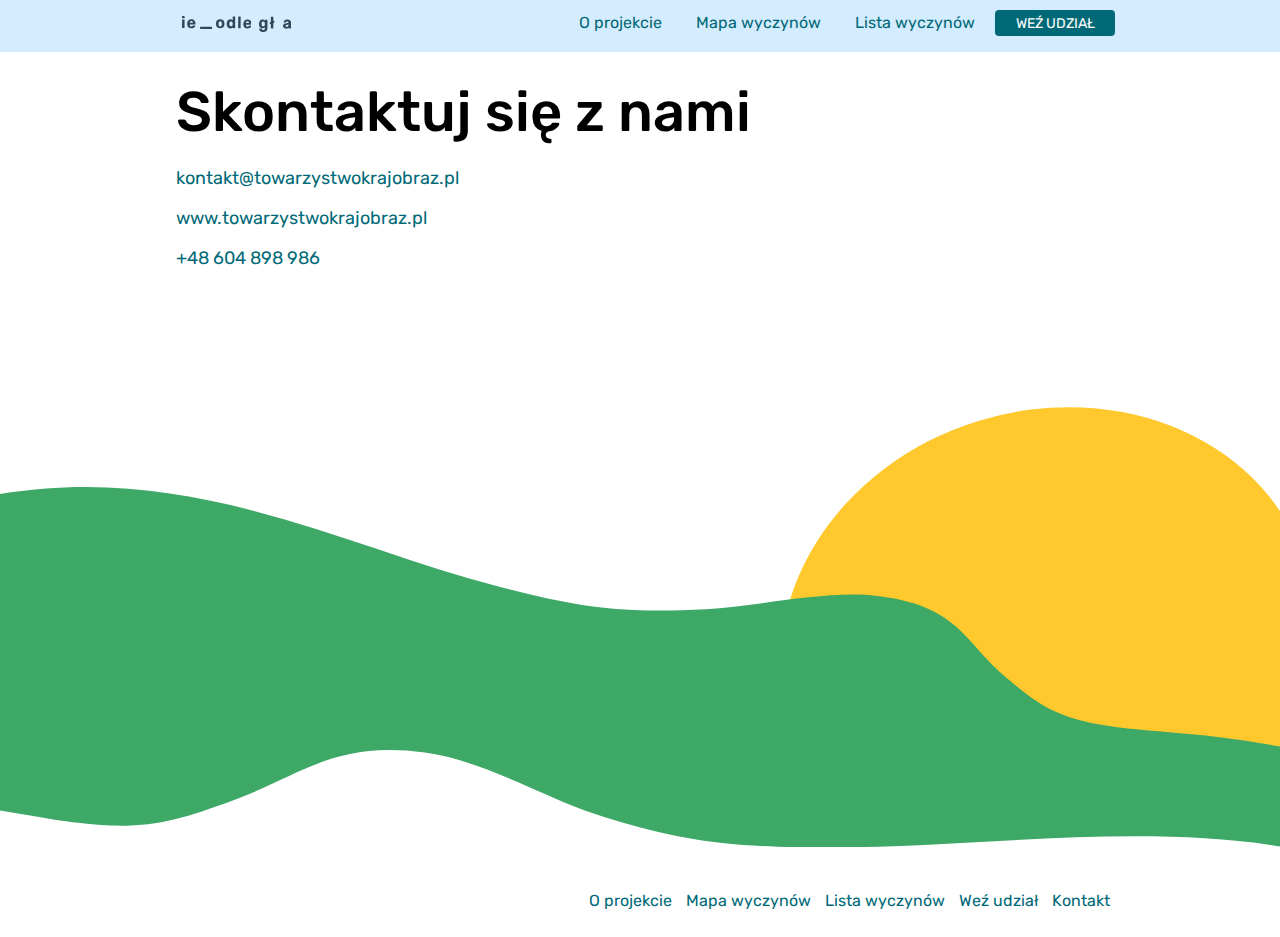
<file: contact.html>
<!DOCTYPE html>
<html lang="pl">
<head>
  <!-- Global site tag (gtag.js) - Google Analytics -->
  <script async src="https://www.googletagmanager.com/gtag/js?id=UA-120898191-1"></script>
  <script>
    window.dataLayer = window.dataLayer || [];

    function gtag() {
      dataLayer.push(arguments);
    }

    gtag('js', new Date());

    gtag('config', 'UA-120898191-1');
  </script>
  <!-- Hotjar Tracking Code for www.nieodlegla.pl
  <script>
      (function(h,o,t,j,a,r){
          h.hj=h.hj||function(){(h.hj.q=h.hj.q||[]).push(arguments)};
          h._hjSettings={hjid:917868,hjsv:6};
          a=o.getElementsByTagName('head')[0];
          r=o.createElement('script');r.async=1;
          r.src=t+h._hjSettings.hjid+j+h._hjSettings.hjsv;
          a.appendChild(r);
      })(window,document,'https://static.hotjar.com/c/hotjar-','.js?sv=');
  </script>
-->
  <meta name="viewport" content="width=device-width, initial-scale=1.0">
  <meta http-equiv="Content-Type" content="text/html; charset=utf-8"/>
  <!--
  <meta http-equiv="Cache-Control" content="no-cache, no-store, must-revalidate" />
  <meta http-equiv="Pragma" content="no-cache" />
  <meta http-equiv="Expires" content="0" />
  -->
  <link rel="stylesheet" type="text/css" href="vendors/css/normalize.css">
  <link rel="stylesheet" type="text/css" href="vendors/css/grid.css">
  <!--<link rel="stylesheet" type="text/css" href="vendors/css/ionicons.min.css">-->
  <!--<link rel="stylesheet" type="text/css" href="vendors/css/animate.css">-->
  <link rel="stylesheet" type="text/css" href="resources/css/style.css?v=2.0">
  <link href="https://fonts.googleapis.com/css?family=Rubik:400,500&amp;subset=latin-ext"
        rel="stylesheet">
  <meta property="og:image" content="http://nieodlegla.pl/facebook-share.png"/>
  <meta property="og:description"
        content="Polska Nieodległa to akcja promująca współczesne krajoznawstwo i ciekawy sposób na świętowanie rocznicy odzyskania przez Polskę niepodległości. Promujemy przywiązanie do Polski - różnorodnej, nieoczywistej, pełnej ciekawostek i urokliwych zakątków."/>
  <meta property="og:url" content="http://nieodlegla.pl/index.html"/>
  <meta property="og:title" content="Polska nieodległa"/>
  <meta property="og:type" content="website"/>
  <meta name="keywords"
        content="Polska, kraj, krajoznawstwo, podróże, niepodległość, wycieczki, mikrowyprawa"/>

  <title>Polska nieodległa</title>
</head>
<body>
<header>
  <nav id="nav-contact" class="js--nav">

    <div class="row main-nav js--main-nav">
      <div class="desktop-width-limit">
        <a class="mobile-nav-icon js--mobile-nav-icon">
          <div class="exist js--hamburger">
            <svg width="18px" height="12px" viewBox="0 0 18 12" version="1.1"
                 xmlns="http://www.w3.org/2000/svg" xmlns:xlink="http://www.w3.org/1999/xlink">
              <!-- Generator: sketchtool 49 (51002) - http://www.bohemiancoding.com/sketch -->
              <title>0E750DAF-0596-42E2-94B9-360ED2184522</title>
              <desc>Created with sketchtool.</desc>
              <defs></defs>
              <g id="MOBILE" stroke="none" stroke-width="1" fill="none" fill-rule="evenodd"
                 stroke-linecap="round">
                <g id="Mobile-main" transform="translate(-19.000000, -26.000000)" stroke="#2F4858">
                  <g id="Intro" transform="translate(-71.000000, 0.000000)">
                    <g id="mobile/hamburger" transform="translate(87.000000, 20.000000)">
                      <g id="hamburger" transform="translate(4.000000, 6.000000)">
                        <path d="M0,1 L16,1" id="Line" stroke-width="2"></path>
                        <path d="M0,6 L16,6" id="Line-Copy" stroke-width="2"></path>
                        <path d="M0,11 L16,11" id="Line-Copy-2" stroke-width="2"></path>
                      </g>
                    </g>
                  </g>
                </g>
              </g>
            </svg>
          </div>
          <div class="not-exist js--menu-go-back-arrow">
            <svg width="16px" height="16px" viewBox="0 0 16 16" version="1.1"
                 xmlns="http://www.w3.org/2000/svg" xmlns:xlink="http://www.w3.org/1999/xlink">
              <!-- Generator: sketchtool 49 (51002) - http://www.bohemiancoding.com/sketch -->
              <title>88E30192-77DD-4CFC-AA0C-561F9344DC7E</title>
              <desc>Created with sketchtool.</desc>
              <defs></defs>
              <g id="MOBILE" stroke="none" stroke-width="1" fill="none" fill-rule="evenodd"
                 stroke-linecap="round">
                <g id="Menu" transform="translate(-20.000000, -24.000000)" stroke="#2F4858">
                  <g id="mobile/back" transform="translate(16.000000, 20.000000)">
                    <g id="Group" transform="translate(5.000000, 5.000000)">
                      <polyline id="Triangle" stroke-width="2" stroke-linejoin="round"
                                points="7 0 0 7 7 14"></polyline>
                      <path d="M1,7 L14,7" id="Line-Copy" stroke-width="2"></path>
                    </g>
                  </g>
                </g>
              </g>
            </svg>
          </div>
        </a>

        <div class="logo-space">
          <a class="js--black exist mobile-logo animated-logo-hover" href="index.html"
             id="black-logo">
            <!--
<svg class="logo-svg" id="Layer_1" data-name="Layer 1" xmlns="http://www.w3.org/2000/svg" viewBox="0 0 262.37 40.49"><defs><style>.cls-1{fill:#010202;}</style></defs><title>krajobraz_nieodlegla_logo</title><path class="cls-1" d="M302.5,285.38h-.06a8.89,8.89,0,0,0-6.36,2.36v-.57a1.42,1.42,0,0,0-.39-1,1.39,1.39,0,0,0-1-.4l-3.4,0a1.42,1.42,0,0,0-1,.38,1.36,1.36,0,0,0-.43,1l-.09,19.34a1.42,1.42,0,0,0,1.41,1.42l3.65,0h0a1.35,1.35,0,0,0,1-.42,1.42,1.42,0,0,0,.39-1l.05-11.27a4.77,4.77,0,0,1,1.17-3.38,3.94,3.94,0,0,1,3-1.2h0a3.76,3.76,0,0,1,3,1.2,5,5,0,0,1,1,3.43l-.05,11.27a1.42,1.42,0,0,0,1.41,1.42l3.69,0h0a1.35,1.35,0,0,0,1-.42,1.42,1.42,0,0,0,.39-1l.05-11.51a10.22,10.22,0,0,0-2.29-7.06A8.09,8.09,0,0,0,302.5,285.38Z" transform="translate(-289.76 -277.39)"/><path class="cls-1" d="M323.44,285.89l-3.48,0h0a1.43,1.43,0,0,0-1,.38,1.36,1.36,0,0,0-.43,1l-.09,19.34a1.42,1.42,0,0,0,1.41,1.42l3.49,0a1.42,1.42,0,0,0,1.42-1.41l.09-19.34a1.41,1.41,0,0,0-.41-1A1.39,1.39,0,0,0,323.44,285.89Z" transform="translate(-289.76 -277.39)"/><path class="cls-1" d="M323.6,277.41l-3.77,0h0a1.36,1.36,0,0,0-1,.41,1.43,1.43,0,0,0-.42,1v3a1.42,1.42,0,0,0,1.41,1.42l3.77,0h0a1.45,1.45,0,0,0,1-.4,1.36,1.36,0,0,0,.45-1v-3a1.42,1.42,0,0,0-1.45-1.46Z" transform="translate(-289.76 -277.39)"/><path class="cls-1" d="M342.08,285.57H342a10,10,0,0,0-7.7,3.06c-1.87,2-2.82,4.84-2.84,8.37l0,1c.1,3.33,1.08,5.94,2.94,7.77a10.41,10.41,0,0,0,7.56,2.78h.07a12.54,12.54,0,0,0,5.15-1,10.13,10.13,0,0,0,3.5-2.41,4.17,4.17,0,0,0,1.29-2.6,1.12,1.12,0,0,0-.43-.92,1.42,1.42,0,0,0-.9-.3l-3.61,0h0a2,2,0,0,0-.87.15,2.6,2.6,0,0,0-.72.67,4.16,4.16,0,0,1-3.45,1.7h0a3.43,3.43,0,0,1-2.87-1.34,5.9,5.9,0,0,1-1.14-3.42l13.16.06h0a1.43,1.43,0,0,0,1-.41,1.39,1.39,0,0,0,.41-1v-.86a11.82,11.82,0,0,0-2.71-8.17A10,10,0,0,0,342.08,285.57Zm-3,5.92a3.55,3.55,0,0,1,2.92-1.28h0a3.62,3.62,0,0,1,3,1.31,5.27,5.27,0,0,1,1.09,3.24l-8.09,0A5.35,5.35,0,0,1,339.11,291.49Z" transform="translate(-289.76 -277.39)"/><path class="cls-1" d="M384.07,305.1,360,305h0a1.43,1.43,0,0,0-1,.38,1.38,1.38,0,0,0-.43,1v2.75a1.38,1.38,0,0,0,.42,1,1.41,1.41,0,0,0,1,.39l24.05.11h0a1.45,1.45,0,0,0,1-.41,1.39,1.39,0,0,0,.42-1v-2.75a1.39,1.39,0,0,0-.41-1A1.45,1.45,0,0,0,384.07,305.1Z" transform="translate(-289.76 -277.39)"/><path class="cls-1" d="M410.22,288.48h0a10.88,10.88,0,0,0-7.66-2.63h-.09a10.88,10.88,0,0,0-7.64,2.56,9.92,9.92,0,0,0-3,7.07l0,1.82,0,1.81a10,10,0,0,0,2.93,7.11c1.81,1.72,4.42,2.6,7.74,2.61h.09c3.25,0,5.82-.85,7.63-2.54a10,10,0,0,0,3-7.07c0-.33,0-.95,0-1.84s0-1.51,0-1.82A9.93,9.93,0,0,0,410.22,288.48Zm-11.9,7.26a5.89,5.89,0,0,1,1.18-3.72,3.75,3.75,0,0,1,3-1.21h0a3.72,3.72,0,0,1,3,1.24,6,6,0,0,1,1.15,3.76c0,.25,0,.76,0,1.56,0,.95,0,1.37,0,1.55v0a5.86,5.86,0,0,1-1.17,3.7,3.7,3.7,0,0,1-3,1.19h0a3.79,3.79,0,0,1-3-1.22,5.78,5.78,0,0,1-1.15-3.71l0-1.57Z" transform="translate(-289.76 -277.39)"/><path class="cls-1" d="M439.22,278.64l-3.56,0h0a1.39,1.39,0,0,0-1,.38,1.34,1.34,0,0,0-.43,1l0,8a8.45,8.45,0,0,0-5.82-2.1h-.06a8.25,8.25,0,0,0-6.66,2.81,11.81,11.81,0,0,0-2.53,7.28l0,1.38,0,1.36a12,12,0,0,0,2.48,7.34,8.26,8.26,0,0,0,6.67,2.83h.06a8.41,8.41,0,0,0,6-2.18v.38a1.38,1.38,0,0,0,.41,1,1.37,1.37,0,0,0,1,.42l3.32,0h0a1.35,1.35,0,0,0,1-.42,1.42,1.42,0,0,0,.39-1l.13-27.13a1.41,1.41,0,0,0-.39-1A1.39,1.39,0,0,0,439.22,278.64Zm-5,18.73c0,.69,0,1.2,0,1.52v0a6.19,6.19,0,0,1-1.18,3.46,3.6,3.6,0,0,1-3.09,1.31h0c-2.68,0-4.06-1.65-4.22-5l0-1.2,0-1.22c.19-3.35,1.58-5,4.23-5h0a3.77,3.77,0,0,1,3.1,1.29,5.19,5.19,0,0,1,1.16,3.25C434.18,296.13,434.19,296.65,434.19,297.37Z" transform="translate(-289.76 -277.39)"/><path class="cls-1" d="M453.19,278.7l-3.44,0h0a1.39,1.39,0,0,0-1,.38,1.34,1.34,0,0,0-.43,1l-.13,27.13a1.42,1.42,0,0,0,1.41,1.42l3.44,0h0a1.35,1.35,0,0,0,1-.42,1.42,1.42,0,0,0,.39-1l.13-27.13a1.41,1.41,0,0,0-.39-1A1.39,1.39,0,0,0,453.19,278.7Z" transform="translate(-289.76 -277.39)"/><path class="cls-1" d="M471.84,286.16h-.07a10,10,0,0,0-7.7,3.06c-1.87,2-2.82,4.84-2.84,8.37l0,1a10.92,10.92,0,0,0,2.94,7.77,10.41,10.41,0,0,0,7.56,2.78h.07a12.56,12.56,0,0,0,5.15-1,10.17,10.17,0,0,0,3.5-2.41,4.17,4.17,0,0,0,1.29-2.6,1.11,1.11,0,0,0-.43-.92,1.45,1.45,0,0,0-.9-.3l-3.61,0h0a2,2,0,0,0-.87.14,2.48,2.48,0,0,0-.72.67,4.18,4.18,0,0,1-3.45,1.7h0a3.43,3.43,0,0,1-2.87-1.34,5.9,5.9,0,0,1-1.14-3.42l13.17.06a1.44,1.44,0,0,0,1-.41,1.39,1.39,0,0,0,.41-1v-.86a11.82,11.82,0,0,0-2.71-8.17A10,10,0,0,0,471.84,286.16Zm-3,5.92a3.55,3.55,0,0,1,2.92-1.28h0a3.62,3.62,0,0,1,3,1.31,5.27,5.27,0,0,1,1.09,3.24l-8.09,0A5.35,5.35,0,0,1,468.87,292.09Z" transform="translate(-289.76 -277.39)"/><path class="cls-1" d="M508.22,286.74l-3.36,0a1.45,1.45,0,0,0-1,.4,1.39,1.39,0,0,0-.45,1.05v.46a8.25,8.25,0,0,0-2.07-1.47,8.92,8.92,0,0,0-4-.88h-.07a8.18,8.18,0,0,0-6.68,2.79,12,12,0,0,0-2.47,7.29l0,1.14,0,1.1a11.83,11.83,0,0,0,2.38,7.32c1.51,1.82,3.77,2.76,6.73,2.77h.06a8.46,8.46,0,0,0,5.79-2v1.72a3.67,3.67,0,0,1-4.29,4.42h0a3.89,3.89,0,0,1-2.5-.67,4.38,4.38,0,0,1-1.21-1.64,1.72,1.72,0,0,0-.59-.89,1.5,1.5,0,0,0-.88-.27l-3.65,0h0a1.42,1.42,0,0,0-1,.38,1.34,1.34,0,0,0-.43,1,5.73,5.73,0,0,0,1,2.89,8.5,8.5,0,0,0,3.35,2.94,12.9,12.9,0,0,0,6.1,1.29H499c3.47,0,6.12-.87,7.88-2.59a9.88,9.88,0,0,0,2.7-7.34l.05-19.75a1.45,1.45,0,0,0-.41-1A1.39,1.39,0,0,0,508.22,286.74Zm-13.62,9.82c.17-3.35,1.55-5,4.23-5h0a3.65,3.65,0,0,1,3.09,1.32,6,6,0,0,1,1.17,3.39c0,.12,0,.45,0,1.26a12.56,12.56,0,0,1,0,1.26v0a5.88,5.88,0,0,1-1.2,3.36,3.62,3.62,0,0,1-3.07,1.29h0c-2.88,0-4.27-2-4.25-6Z" transform="translate(-289.76 -277.39)"/><path class="cls-1" d="M526,289.57h0a1.77,1.77,0,0,0-.68.15l-.76.3,0-9.56a1.4,1.4,0,0,0-.41-1,1.42,1.42,0,0,0-1-.42l-3.45,0a1.42,1.42,0,0,0-1,.38,1.35,1.35,0,0,0-.43,1l-.06,12-1.54.55a2.31,2.31,0,0,0-.85.54,1.42,1.42,0,0,0-.32,1v2.34a1.17,1.17,0,0,0,.36.89,1.38,1.38,0,0,0,1.53.18l.81-.3,0,9.9a1.4,1.4,0,0,0,.41,1,1.37,1.37,0,0,0,1,.42l3.44,0h0a1.44,1.44,0,0,0,1-.41,1.39,1.39,0,0,0,.41-1l.06-12.32,1.49-.58a2.19,2.19,0,0,0,.87-.57,1.55,1.55,0,0,0,.31-1v-2.29a1.18,1.18,0,0,0-.36-.9A1.23,1.23,0,0,0,526,289.57Z" transform="translate(-289.76 -277.39)"/><path class="cls-1" d="M549.82,288.82c-1.54-1.53-4-2.31-7.34-2.33h-.08a11.84,11.84,0,0,0-5.07,1,8.24,8.24,0,0,0-3.14,2.37,4.67,4.67,0,0,0-1.1,2.57,1.29,1.29,0,0,0,.4,1,1.35,1.35,0,0,0,.92.36l3.2,0h0a1,1,0,0,0,1-.68l.61-.61a6.64,6.64,0,0,1,1.25-.93,3.79,3.79,0,0,1,1.92-.42h0a3.55,3.55,0,0,1,2.56.78,3.21,3.21,0,0,1,.76,2.36v.48l-5.25.74a14,14,0,0,0-6.39,2.39,6,6,0,0,0-1.38,8.25,7.37,7.37,0,0,0,2.9,2.43,9.17,9.17,0,0,0,4,.9h.06a9.4,9.4,0,0,0,4.24-.87,7.77,7.77,0,0,0,1.91-1.34v.41a1.41,1.41,0,0,0,1.41,1.42l3.4,0a1.39,1.39,0,0,0,1-.42,1.42,1.42,0,0,0,.38-1l.06-12.86A8.09,8.09,0,0,0,549.82,288.82Zm-4.07,10.27v.31a5.49,5.49,0,0,1-1.33,4,4.46,4.46,0,0,1-3.35,1.33h0a4.17,4.17,0,0,1-2.36-.66,1.85,1.85,0,0,1-.88-1.67c0-1.36,1.47-2.27,4.36-2.71Z" transform="translate(-289.76 -277.39)"/></svg>-->
            <div class="animated-logo">
              <!--
  word n
          
              <svg class="logo-svg-part" fill="#2F4858" version="1.1" id="Layer_1" xmlns="http://www.w3.org/2000/svg" xmlns:xlink="http://www.w3.org/1999/xlink" x="0px" y="0px"
                 width="81.044px" height="155px" viewBox="759.805 622.497 81.044 155" enable-background="new 759.805 622.497 81.044 155"
                 xml:space="preserve">
            <path d="M808.653,653.291h-0.229c-8.951-0.323-17.667,2.91-24.24,8.995v-2.173c0.022-1.416-0.512-2.784-1.486-3.813
                c-1.015-0.999-2.388-1.549-3.812-1.523h-12.959c-1.41-0.032-2.778,0.486-3.813,1.447c-1.053,0.987-1.646,2.368-1.639,3.813
                l-0.342,73.713c0,2.975,2.398,5.392,5.374,5.412h13.911l0,0c1.438,0.021,2.82-0.559,3.812-1.602
                c0.977-1.026,1.509-2.396,1.486-3.812l0.189-42.955c-0.239-4.71,1.358-9.329,4.46-12.882c2.982-3.09,7.146-4.754,11.436-4.574l0,0
                c4.305-0.273,8.505,1.406,11.434,4.574c2.837,3.739,4.194,8.395,3.813,13.073l-0.19,42.953c0,2.976,2.4,5.393,5.374,5.412h14.064
                l0,0c1.438,0.022,2.819-0.558,3.812-1.601c0.976-1.027,1.509-2.396,1.486-3.813l0.189-43.869c0.565-9.745-2.55-19.35-8.729-26.908
                C826.034,656.663,817.51,653.066,808.653,653.291z"/>
            </svg><!--
first underscore
        -->
              <svg class="logo-svg-part first-underscore" fill="#2F4858" version="1.1" id="Layer_1" xmlns="http://www.w3.org/2000/svg" xmlns:xlink="http://www.w3.org/1999/xlink" x="0px" y="0px"
                 width="103px" height="154.999px" viewBox="2982 622.8 103 154.999" preserveAspectRatio="none" enable-background="new 2982 622.8 103 154.999"
                 xml:space="preserve">
            <path d="M3079.562,749.109L3079.562,749.109c1.41,0.027,2.781-0.49,3.818-1.449c1.045-0.99,1.618-2.369,1.62-3.811v-10.482
                c0.008-1.436-0.589-2.813-1.62-3.811c-1.025-0.98-2.402-1.514-3.818-1.486h-91.869l0,0c-1.41-0.027-2.781,0.49-3.818,1.449
                c-1.045,0.99-1.618,2.369-1.62,3.811v10.482c-0.008,1.436,0.589,2.813,1.62,3.811c1.025,0.98,2.402,1.514,3.818,1.486H3079.562z"/>
            </svg><!--
word ie
        -->
              <svg class="logo-svg-part" fill="#2F4858" version="1.1" id="Layer_1" xmlns="http://www.w3.org/2000/svg" xmlns:xlink="http://www.w3.org/1999/xlink" x="0px" y="0px"
                 width="131px" height="155px" viewBox="1193 622.497 131 155" enable-background="new 1193 622.497 131 155" xml:space="preserve">
            <g>
                <path d="M1212.58,655.235h-13.265l0,0c-1.409-0.028-2.775,0.489-3.812,1.447c-1.054,0.986-1.647,2.368-1.639,3.813l-0.345,73.712
                    c0,2.975,2.4,5.392,5.374,5.413h13.302c2.976,0,5.393-2.4,5.413-5.374l0.344-73.713c0.006-1.428-0.558-2.799-1.563-3.813
                    C1215.371,655.735,1213.998,655.2,1212.58,655.235z"/>
                <path d="M1213.19,622.914h-14.369l0,0c-1.432-0.027-2.811,0.538-3.811,1.563c-1.014,1.013-1.589,2.382-1.602,3.813v11.435
                    c0,2.976,2.399,5.393,5.374,5.412h14.368l0,0c1.419,0,2.784-0.546,3.813-1.523c1.081-0.975,1.704-2.356,1.715-3.813v-11.435
                    c0.085-2.987-2.269-5.479-5.256-5.563c-0.09-0.002-0.181-0.003-0.271-0.001L1213.19,622.914z"/>
                <path d="M1283.624,654.016h-0.306c-11.009-0.539-21.712,3.716-29.348,11.662c-7.127,7.623-10.748,18.447-10.824,31.902v3.811
                    c0.381,12.692,4.116,22.642,11.205,29.615c7.794,7.255,18.177,11.073,28.814,10.596h0.267c6.739,0.128,13.428-1.171,19.629-3.812
                    c5.046-2.084,9.593-5.215,13.34-9.187c2.773-2.606,4.519-6.124,4.917-9.908c0.047-1.364-0.563-2.667-1.639-3.508
                    c-0.979-0.764-2.188-1.167-3.431-1.144h-13.759l0,0c-1.135-0.059-2.268,0.137-3.316,0.572c-1.068,0.668-2,1.535-2.744,2.553
                    c-3.062,4.179-7.971,6.598-13.149,6.479l0,0c-4.261,0.185-8.344-1.723-10.938-5.106c-2.772-3.785-4.292-8.344-4.345-13.035
                    l50.157,0.229l0,0c1.427-0.002,2.795-0.563,3.813-1.563c1.014-1.008,1.577-2.383,1.563-3.812v-3.278
                    c0.594-11.31-3.095-22.427-10.328-31.139C1305.56,657.837,1294.753,653.479,1283.624,654.016z M1272.191,676.579
                    c2.729-3.294,6.856-5.104,11.129-4.879l0,0c4.391-0.252,8.638,1.603,11.436,4.993c2.719,3.539,4.181,7.885,4.154,12.349h-30.834
                    c-0.008-4.508,1.48-8.891,4.229-12.463H1272.191L1272.191,676.579z"/>
            </g>
            </svg><!--
second underscore
        -->
              <svg class="logo-svg-part second-underscore" fill="#2F4858" version="1.1" id="Layer_1" xmlns="http://www.w3.org/2000/svg" xmlns:xlink="http://www.w3.org/1999/xlink" x="0px" y="0px"
                 width="103px" height="154.999px" viewBox="2982 622.8 103 154.999" preserveAspectRatio="none" enable-background="new 2982 622.8 103 154.999"
                 xml:space="preserve">
            <path d="M3079.562,749.109L3079.562,749.109c1.41,0.027,2.781-0.49,3.818-1.449c1.045-0.99,1.618-2.369,1.62-3.811v-10.482
                c0.008-1.436-0.589-2.813-1.62-3.811c-1.025-0.98-2.402-1.514-3.818-1.486h-91.869l0,0c-1.41-0.027-2.781,0.49-3.818,1.449
                c-1.045,0.99-1.618,2.369-1.62,3.811v10.482c-0.008,1.436,0.589,2.813,1.62,3.811c1.025,0.98,2.402,1.514,3.818,1.486H3079.562z"/>
            </svg><!--
word odle
        -->
              <svg class="logo-svg-part" fill="#2F4858" version="1.1" id="Layer_1" xmlns="http://www.w3.org/2000/svg" xmlns:xlink="http://www.w3.org/1999/xlink" x="0px" y="0px"
                 width="345px" height="154.999px" viewBox="1532.115 622.8 345 154.999" enable-background="new 1532.115 622.8 345 154.999"
                 xml:space="preserve">
            <g>
                <path d="M1602.208,665.106L1602.208,665.106c-8.078-6.975-18.535-10.564-29.194-10.024h-0.343
                    c-10.599-0.594-21.021,2.898-29.119,9.758c-7.275,7.082-11.396,16.793-11.436,26.946v6.938v6.898
                    c-0.038,10.16,3.981,19.915,11.167,27.099c6.898,6.557,16.848,9.91,29.501,9.948h0.344c12.387,0,22.183-3.24,29.08-9.682
                    c7.246-7.103,11.361-16.8,11.436-26.946c0-1.258,0-3.621,0-7.013c0-3.394,0-5.756,0-6.938
                    C1613.611,681.926,1609.49,672.201,1602.208,665.106z M1556.854,692.777c-0.156-5.101,1.431-10.102,4.497-14.18
                    c2.918-3.187,7.122-4.882,11.435-4.61l0,0c4.334-0.26,8.547,1.482,11.435,4.726c3.028,4.149,4.572,9.197,4.384,14.331
                    c0,0.953,0,2.897,0,5.946c0,3.621,0,5.222,0,5.906l0,0c0.158,5.071-1.415,10.045-4.46,14.104
                    c-2.916,3.182-7.129,4.854-11.436,4.535l0,0c-4.313,0.238-8.51-1.467-11.434-4.649c-3.049-4.065-4.597-9.063-4.383-14.141v-5.983
                    L1556.854,692.777z"/>
                <path d="M1712.74,627.604h-13.569l0,0c-1.411-0.046-2.784,0.477-3.811,1.447c-1.062,0.981-1.657,2.366-1.64,3.813v30.491
                    c-6.116-5.378-14.042-8.236-22.184-8.005h-0.229c-9.658-0.523-19.021,3.427-25.384,10.711c-6.228,7.909-9.622,17.68-9.644,27.746
                    v5.261v5.184c-0.028,10.113,3.295,19.952,9.452,27.977c6.36,7.317,15.739,11.298,25.422,10.785h0.229
                    c8.419,0.345,16.635-2.642,22.868-8.309v1.448c-0.02,1.43,0.546,2.806,1.563,3.812c0.996,1.035,2.375,1.614,3.812,1.602h12.653l0,0
                    c1.438,0.021,2.821-0.559,3.813-1.602c0.976-1.026,1.509-2.396,1.486-3.812l0.495-103.403c0.026-1.417-0.508-2.787-1.485-3.812
                    C1715.534,627.996,1714.15,627.516,1712.74,627.604z M1693.683,698.99c0,2.63,0,4.572,0,5.793l0,0
                    c-0.137,4.748-1.705,9.345-4.497,13.188c-2.862,3.505-7.269,5.372-11.777,4.993l0,0c-10.215,0-15.475-6.289-16.084-19.058v-4.573
                    v-4.649c0.725-12.769,6.021-19.058,16.122-19.058l0,0c4.491-0.302,8.864,1.519,11.815,4.917c2.844,3.504,4.403,7.874,4.421,12.387
                    c-0.152,1.334-0.114,3.316-0.114,6.062L1693.683,698.99L1693.683,698.99z"/>
                <path d="M1765.986,627.831h-13.111l0,0c-1.412-0.045-2.784,0.477-3.812,1.448c-1.062,0.98-1.656,2.365-1.639,3.812l-0.495,103.403
                    c-0.001,2.975,2.398,5.392,5.374,5.412h13.109l0,0c1.438,0.022,2.821-0.559,3.813-1.602c0.976-1.026,1.509-2.396,1.487-3.812
                    l0.494-103.403c0.026-1.417-0.508-2.786-1.485-3.812C1768.712,628.326,1767.371,627.807,1765.986,627.831z"/>
                <path d="M1837.069,656.264h-0.267c-11.011-0.538-21.712,3.715-29.35,11.663c-7.127,7.623-10.748,18.447-10.824,31.901v3.812
                    c-0.313,10.964,3.716,21.605,11.207,29.615c7.793,7.255,18.177,11.073,28.813,10.596h0.268c6.737,0.125,13.428-1.174,19.629-3.812
                    c5.043-2.089,9.59-5.219,13.34-9.186c2.772-2.608,4.518-6.125,4.917-9.91c0.052-1.364-0.56-2.671-1.64-3.506
                    c-0.981-0.757-2.189-1.158-3.431-1.145h-13.759l0,0c-1.131-0.071-2.264,0.111-3.315,0.533c-1.076,0.659-2.01,1.528-2.744,2.554
                    c-3.069,4.168-7.975,6.584-13.149,6.479l0,0c-4.262,0.185-8.344-1.724-10.938-5.107c-2.771-3.785-4.292-8.343-4.345-13.035
                    l50.196,0.229c1.425-0.007,2.792-0.567,3.812-1.563c1.014-1.007,1.577-2.382,1.563-3.812v-3.277
                    c0.594-11.309-3.096-22.427-10.329-31.14C1859.056,660.041,1848.217,655.694,1837.069,656.264z M1825.634,678.828
                    c2.729-3.295,6.856-5.104,11.129-4.879l0,0c4.39-0.253,8.637,1.602,11.435,4.993c2.72,3.54,4.182,7.885,4.154,12.349h-30.834
                    c0.002-4.495,1.489-8.863,4.229-12.426L1825.634,678.828z"/>
            </g>
            </svg><!--
third underscore
        -->
              <svg class="logo-svg-part third-underscore" fill="#2F4858" version="1.1" id="Layer_1" xmlns="http://www.w3.org/2000/svg" xmlns:xlink="http://www.w3.org/1999/xlink" x="0px" y="0px"
                 width="103px" height="154.999px" viewBox="2982 622.8 103 154.999" preserveAspectRatio="none" enable-background="new 2982 622.8 103 154.999"
                 xml:space="preserve">
            <path d="M3079.562,749.109L3079.562,749.109c1.41,0.027,2.781-0.49,3.818-1.449c1.045-0.99,1.618-2.369,1.62-3.811v-10.482
                c0.008-1.436-0.589-2.813-1.62-3.811c-1.025-0.98-2.402-1.514-3.818-1.486h-91.869l0,0c-1.41-0.027-2.781,0.49-3.818,1.449
                c-1.045,0.99-1.618,2.369-1.62,3.811v10.482c-0.008,1.436,0.589,2.813,1.62,3.811c1.025,0.98,2.402,1.514,3.818,1.486H3079.562z"/>
            </svg><!--
word gł
        -->
              <svg class="logo-svg-part" fill="#2F4858" version="1.1" id="Layer_1" xmlns="http://www.w3.org/2000/svg" xmlns:xlink="http://www.w3.org/1999/xlink" x="0px" y="0px"
                 width="149px" height="155px" viewBox="2090 622.497 149 155" enable-background="new 2090 622.497 149 155" xml:space="preserve">
            <g>
                <path d="M2166.655,658.475h-12.807c-1.42,0-2.783,0.547-3.813,1.524c-1.117,1.026-1.742,2.483-1.715,4.002v1.753
                    c-2.324-2.263-4.986-4.153-7.891-5.603c-4.752-2.285-9.973-3.435-15.244-3.354h-0.268c-9.68-0.607-19.09,3.322-25.461,10.634
                    c-6.104,7.978-9.412,17.741-9.414,27.785v4.345v4.192c-0.17,10.052,3.021,19.871,9.072,27.9
                    c5.754,6.937,14.367,10.52,25.648,10.557h0.23c8.049,0.306,15.922-2.414,22.068-7.622v6.556c1.725,7.529-2.98,15.033-10.512,16.76
                    c-1.918,0.439-3.908,0.47-5.84,0.087l0,0c-3.375,0.262-6.738-0.641-9.529-2.554c-2.008-1.691-3.588-3.834-4.611-6.251
                    c-0.371-1.341-1.158-2.528-2.248-3.393c-0.982-0.688-2.156-1.046-3.355-1.029h-13.912l0,0c-1.408-0.031-2.777,0.487-3.811,1.448
                    c-1.063,0.981-1.656,2.367-1.639,3.812c0.248,3.949,1.564,7.758,3.811,11.017c3.184,4.804,7.592,8.672,12.77,11.205
                    c7.23,3.516,15.215,5.204,23.248,4.917h0.076c13.227,0,23.326-3.316,30.035-9.871c7.131-7.514,10.854-17.633,10.291-27.977
                    l0.189-75.275c-0.012-1.424-0.57-2.789-1.563-3.812C2169.49,659.144,2168.112,658.51,2166.655,658.475z M2114.742,695.902
                    c0.648-12.769,5.908-19.058,16.123-19.058l0,0c4.51-0.337,8.902,1.539,11.777,5.031c2.77,3.752,4.324,8.26,4.459,12.921
                    c0,0.457,0,1.715,0,4.802c0.08,1.601,0.08,3.203,0,4.804l0,0c-0.16,4.64-1.76,9.113-4.574,12.807
                    c-2.869,3.441-7.232,5.275-11.699,4.916l0,0c-10.979,0-16.275-7.622-16.199-22.868L2114.742,695.902z"/>
                <path d="M2234.42,669.261L2234.42,669.261c-0.893,0.019-1.773,0.212-2.592,0.572l-2.895,1.144v-36.438
                    c0.01-1.429-0.555-2.802-1.564-3.813c-1.008-1.017-2.379-1.593-3.811-1.601h-13.15c-1.41-0.033-2.777,0.487-3.813,1.448
                    c-1.057,0.983-1.65,2.367-1.639,3.812l-0.229,45.736l-5.869,2.097c-1.219,0.439-2.324,1.143-3.24,2.059
                    c-0.879,1.067-1.314,2.433-1.219,3.812v8.919c-0.049,1.275,0.449,2.51,1.371,3.394c1.623,1.393,3.93,1.664,5.832,0.686l3.088-1.143
                    v37.731c-0.012,1.43,0.551,2.801,1.563,3.813c0.996,1.035,2.375,1.613,3.813,1.601h13.109l0,0c1.426-0.006,2.793-0.565,3.813-1.563
                    c1.014-1.009,1.578-2.383,1.563-3.813l0.23-46.956l5.678-2.211c1.266-0.447,2.402-1.191,3.316-2.173
                    c0.824-1.095,1.242-2.442,1.182-3.812v-8.729c0.055-1.287-0.445-2.536-1.373-3.431
                    C2236.709,669.645,2235.58,669.237,2234.42,669.261z"/>
            </g>
            </svg><!--
fourth underscore
        -->
              <svg class="logo-svg-part fourth-underscore" fill="#2F4858" version="1.1" id="Layer_1" xmlns="http://www.w3.org/2000/svg" xmlns:xlink="http://www.w3.org/1999/xlink" x="0px" y="0px"
                 width="103px" height="154.999px" viewBox="2982 622.8 103 154.999" preserveAspectRatio="none" enable-background="new 2982 622.8 103 154.999"
                 xml:space="preserve">
            <path d="M3079.562,749.109L3079.562,749.109c1.41,0.027,2.781-0.49,3.818-1.449c1.045-0.99,1.618-2.369,1.62-3.811v-10.482
                c0.008-1.436-0.589-2.813-1.62-3.811c-1.025-0.98-2.402-1.514-3.818-1.486h-91.869l0,0c-1.41-0.027-2.781,0.49-3.818,1.449
                c-1.045,0.99-1.618,2.369-1.62,3.811v10.482c-0.008,1.436,0.589,2.813,1.62,3.811c1.025,0.98,2.402,1.514,3.818,1.486H3079.562z"/>
            </svg><!--
word a
        -->
              <svg class="logo-svg-part" fill="#2F4858" version="1.1" id="Layer_1" xmlns="http://www.w3.org/2000/svg" xmlns:xlink="http://www.w3.org/1999/xlink" x="0px" y="0px"
                 width="78px" height="155px" viewBox="2836 622.497 78 155" enable-background="new 2836 622.497 78 155" xml:space="preserve">
            <path d="M2905.41,666.402c-5.871-5.831-15.246-8.806-27.977-8.881h-0.305c-6.645-0.169-13.242,1.134-19.324,3.812
                c-4.66,2.001-8.768,5.101-11.969,9.033c-2.363,2.761-3.826,6.179-4.191,9.796c-0.072,1.432,0.484,2.823,1.525,3.811
                c0.951,0.886,2.205,1.375,3.506,1.373h12.195l0,0c1.707,0.089,3.268-0.971,3.813-2.592l2.324-2.325
                c1.443-1.363,3.043-2.555,4.766-3.545c2.256-1.168,4.779-1.72,7.316-1.601l0,0c3.516-0.32,7.018,0.747,9.758,2.973
                c2.131,2.489,3.174,5.729,2.896,8.995v1.829l-20.01,2.82c-8.746,0.981-17.113,4.11-24.355,9.108
                c-9.975,7.331-12.307,21.269-5.26,31.444c2.814,3.997,6.625,7.188,11.055,9.262c4.758,2.279,9.969,3.452,15.244,3.432h0.229
                c5.572,0.166,11.105-0.97,16.16-3.316c2.67-1.326,5.125-3.048,7.281-5.107v1.563c-0.021,2.968,2.367,5.391,5.336,5.412
                c0.012,0,0.023,0,0.037,0h12.959c1.436,0.004,2.811-0.573,3.813-1.602c0.961-1.032,1.48-2.4,1.447-3.812l0.229-49.016
                C2914.34,680.804,2911.266,672.533,2905.41,666.402z M2889.897,705.546v1.183c0.406,5.554-1.418,11.039-5.068,15.244
                c-3.354,3.411-7.988,5.251-12.768,5.069l0,0c-3.184,0.081-6.316-0.795-8.996-2.516c-2.197-1.35-3.484-3.79-3.354-6.365
                c0-5.185,5.604-8.651,16.617-10.329L2889.897,705.546z"/>
            </svg>
              <!--end of svgs of logo-->
            </div>
            <!--end of logo-->
            <span class="logo-text"></span>

          </a>
          <!--<a class="js--white not-exist" href="index.html" id="white-logo">Nieodległa</a>-->
        </div>
        <div class="menu-space">


          <a class="btn btn-dark js--nav-button visible" id="nav-button" href="instrukcja.html">Weź
            udział</a>

          <ul class="menu js--menu">
            <li class="only-mobile"><a href="index.html">Strona główna</a></li>
            <li><a href="oprojekcie.html">O projekcie</a></li>
            <li><a href="index.html#before-map">Mapa wyczynów</a></li>
            <li><a href="featlist.html">Lista wyczynów</a></li>
            <li class="only-mobile"><a href="instrukcja.html">Weź udział</a></li>
            <li class="only-mobile"><a href="contact.html">Kontakt</a></li>
          </ul>


        </div>
        <!-- Background that apears only when mobile menu is open. Sea-color that covers all page in background -->
        <div class="js--menu-background menu-background not-exist"></div>
        <!-- END of Background that apears only when mobile menu is open.  -->
      </div>
    </div>
  </nav>
</header>
<div class="menu-croping-element-background">
  <div class="menu-croping-element"></div>
</div>
<div class="desktop-width-limit">
  <div class="page-content" id="contact-page-content">

    <h1 class="manual-title">Skontaktuj się z nami</h1>
    <div class="contact-placeholder">
      <p>
        <a class="link" href="mailto:kontakt@towarzystwokrajobraz.pl">kontakt@towarzystwokrajobraz.pl</a>
      </p>
      <p>
        <a class="link" href="http://towarzystwokrajobraz.pl" target="_blank">www.towarzystwokrajobraz.pl</a>
      </p>
      <p class="link">
        <span class="link">+48 604 898 986</span>
      </p>
    </div>


  </div>
</div>

<div class="landscape">
  <!---SUN--->
  <!--sun-->
  <?xml version="1.0" encoding="UTF-8"?>
  <svg class="sun-footer" width="533px" height="473px" viewBox="0 0 533 473" version="1.1"
       xmlns="http://www.w3.org/2000/svg" xmlns:xlink="http://www.w3.org/1999/xlink">
    <!-- Generator: sketchtool 49 (51002) - http://www.bohemiancoding.com/sketch -->
    <title>CF54D3A8-1F1D-4283-8F13-D6B26CA3CB30</title>
    <desc>Created with sketchtool.</desc>
    <defs></defs>
    <g id="DESKTOP" stroke="none" stroke-width="1" fill="none" fill-rule="evenodd">
      <g id="Desktop-main" transform="translate(-687.000000, -132.000000)" fill="#FFC92D"
         fill-rule="nonzero">
        <g id="Intro">
          <ellipse id="sun"
                   transform="translate(953.177023, 368.549309) rotate(-17.000000) translate(-953.177023, -368.549309) "
                   cx="953.177023" cy="368.549309" rx="268.75" ry="233.162506"></ellipse>
        </g>
      </g>
    </g>
  </svg>
  <!--end of sun-->
  <!--Hills-footer-->
  <svg class="hills-footer" width="320px" height="144px" viewBox="0 0 320 144"
       preserveAspectRatio="none" version="1.1" xmlns="http://www.w3.org/2000/svg"
       xmlns:xlink="http://www.w3.org/1999/xlink">
    <!-- Generator: sketchtool 49 (51002) - http://www.bohemiancoding.com/sketch -->
    <title>7BE75DD9-B389-4737-AEA8-353A8D32746A</title>
    <desc>Created with sketchtool.</desc>
    <defs></defs>
    <g id="MOBILE" stroke="none" stroke-width="1" fill="none" fill-rule="evenodd">
      <g id="Mobile-main" transform="translate(0.000000, -3442.000000)" fill="#3EA967"
         fill-rule="nonzero">
        <g id="Footer" transform="translate(0.000000, 3363.000000)">
          <path
              d="M124.585625,118.829658 C143.619063,126.771568 154.624063,129.782996 176.514063,127.886517 C189.225,126.785905 206.469375,120.148989 219.36875,122.552152 C239.220313,126.249937 241.023125,140.439523 250.762812,154.057451 C262.175313,170.016922 267.094063,173.918784 290.987188,176.869508 C301.054062,178.112881 311.155312,180.033765 320,182.826779 L320,223 L0,223 L0,81.8289304 C47.646875,69.0477482 86.1590625,102.798501 124.585625,118.829658 Z"
              id="hills-footer"></path>
        </g>
      </g>
    </g>
  </svg>
  <!--END OF Hills-footr-->
  <!--Hills2-footer-->
  <svg class="hills2-footer" width="320px" height="54px" viewBox="0 0 320 54"
       preserveAspectRatio="none" version="1.1" xmlns="http://www.w3.org/2000/svg"
       xmlns:xlink="http://www.w3.org/1999/xlink">
    <!-- Generator: sketchtool 49 (51002) - http://www.bohemiancoding.com/sketch -->
    <title>63FF5803-8FF8-4A0F-B784-F42DCACF998D</title>
    <desc>Created with sketchtool.</desc>
    <defs></defs>
    <g id="MOBILE" stroke="none" stroke-width="1" fill="none" fill-rule="evenodd">
      <g id="Mobile-main" transform="translate(0.000000, -3532.000000)" fill="#FFFFFF"
         fill-rule="nonzero">
        <g id="Footer" transform="translate(0.000000, 3363.000000)">
          <path
              d="M0,223 L0,193.223012 C2.0046875,193.739164 4.005,194.281381 5.9946875,194.845724 C32.3640625,202.33069 39.3296875,200.447931 58.711875,188.901032 C75.2525,179.048676 83.7571875,165.097714 106.247812,170.021619 C120.862187,173.220672 135.804687,187.733855 148.587812,194.491419 C170.600625,206.129546 183.517188,207.859853 207.131875,208.011395 C242.936875,208.243255 283.455625,198.108728 320,207.589199 L320,223 L0,223 Z"
              id="hills2-footer"></path>
        </g>
      </g>
    </g>
  </svg>
  <!--END OF Hills2-footer-->
</div>


</div>


<footer>
  <div class="desktop-width-limit">
    <div class="logo-space">
      <a class="js--black exist" href="index.html" id="black-logo"></a>
      <a class="js--white not-exist" href="index.html" id="white-logo"></a>
    </div>
    <ul class="footer-menu">
      <li><a href="oprojekcie.html">O projekcie</a></li>
      <li><a href="index.html#before-map">Mapa wyczynów</a></li>
      <li><a href="featlist.html">Lista wyczynów</a></li>
      <li><a href="instrukcja.html">Weź udział</a></li>
      <li><a href="contact.html">Kontakt</a></li>
    </ul>
  </div>
</footer>


<script src="https://ajax.googleapis.com/ajax/libs/jquery/1.11.2/jquery.min.js"></script>
<script src="resources/js/script.js?v=1.5"></script>
<script src="vendors/js/jquery.waypoints.min.js"></script>


</body>

</html>
</file>
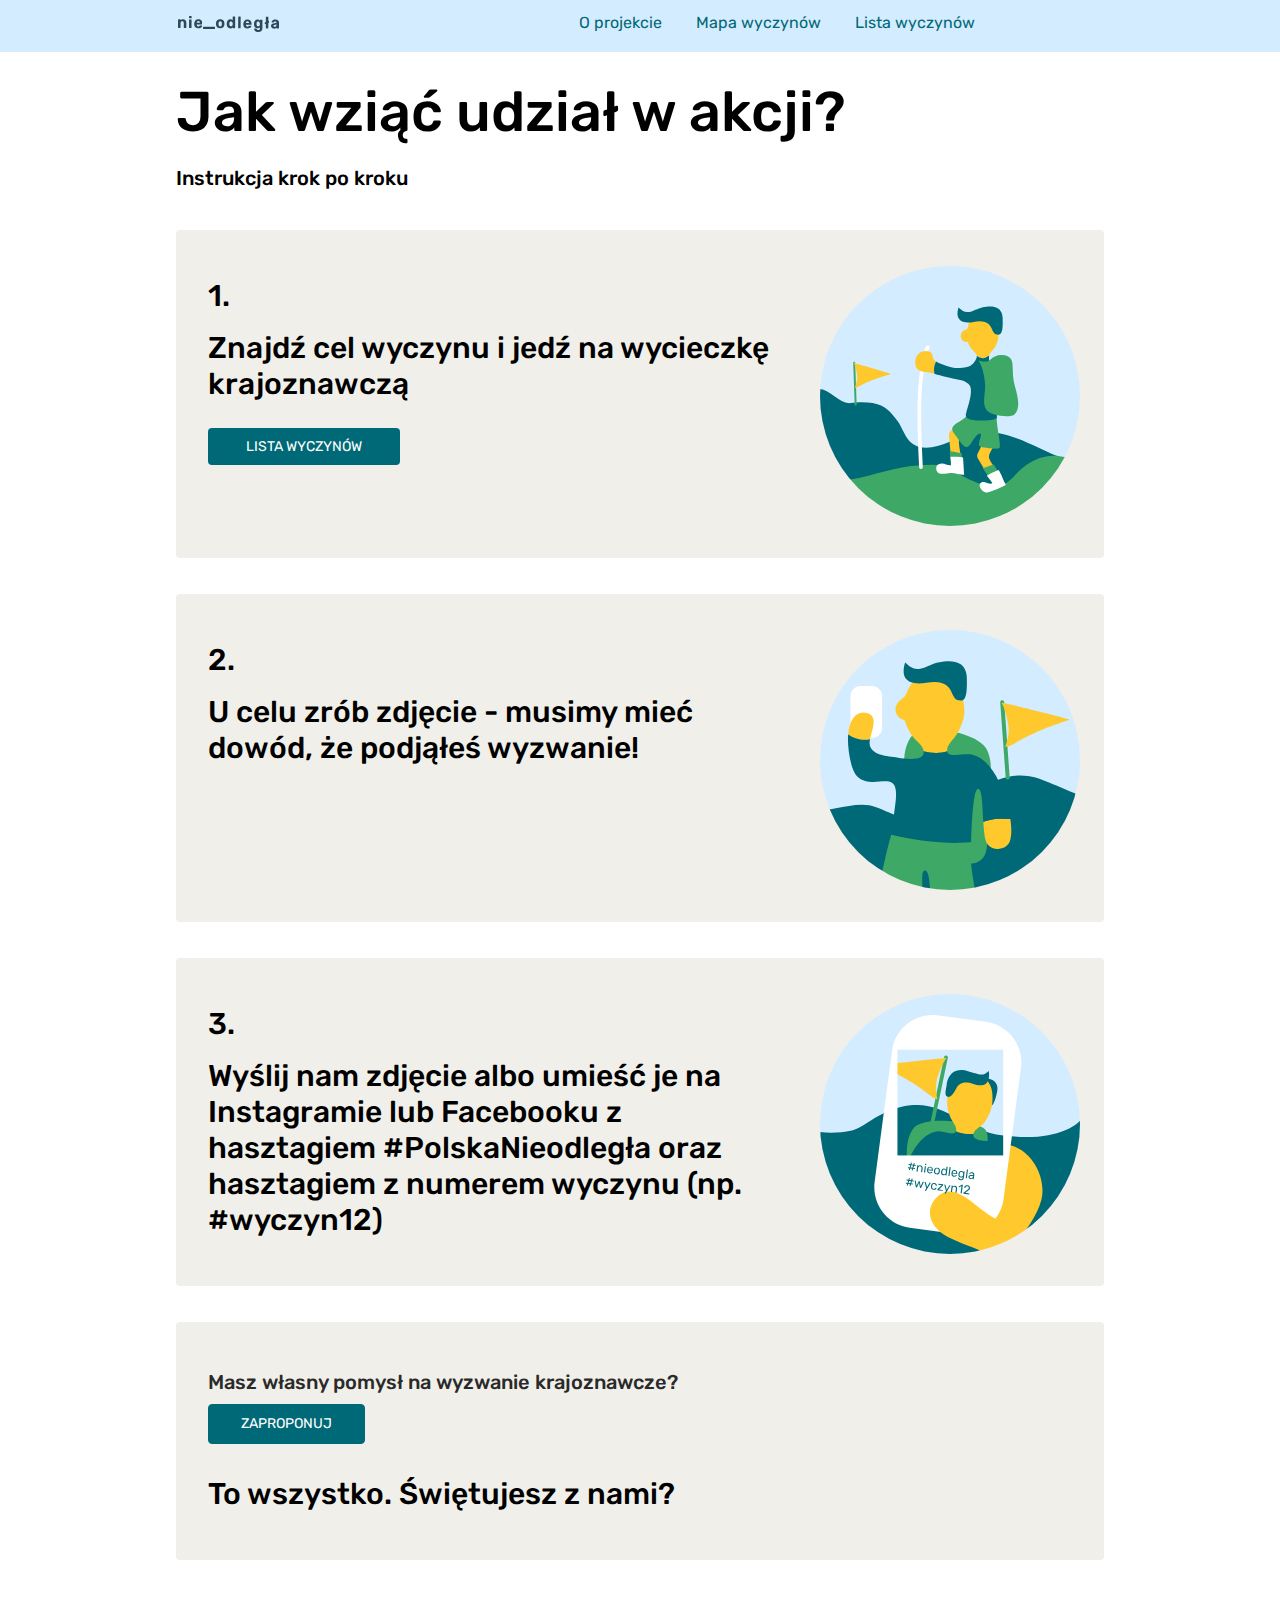
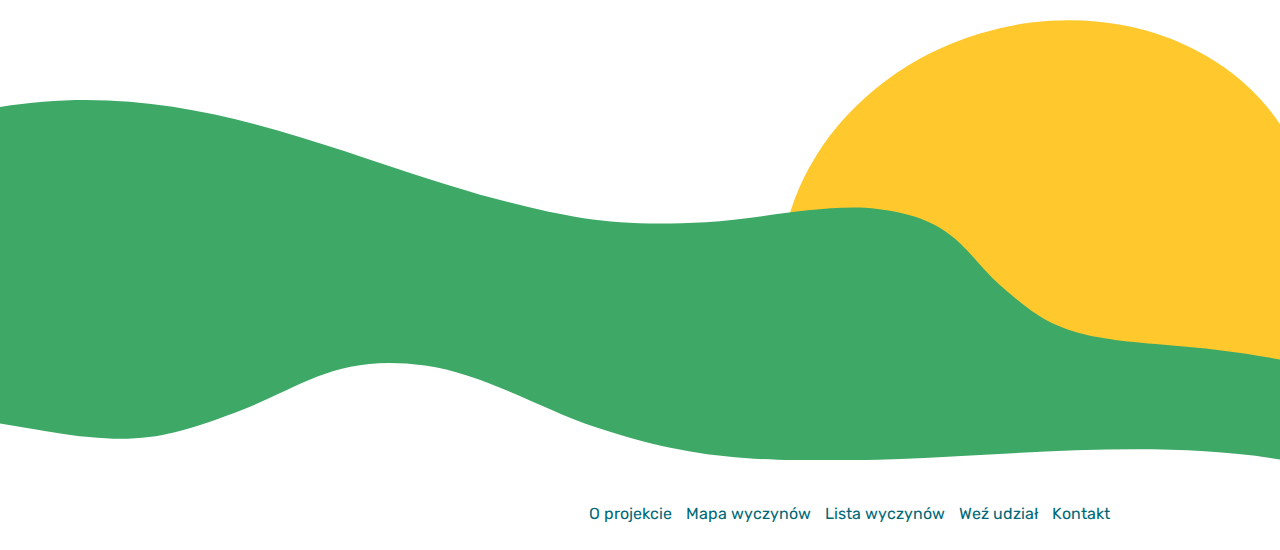
<file: instrukcja.html>
<!DOCTYPE html>
<html lang="pl">
<head>
  <!-- Global site tag (gtag.js) - Google Analytics -->
  <script async src="https://www.googletagmanager.com/gtag/js?id=UA-120898191-1"></script>
  <script>
    window.dataLayer = window.dataLayer || [];

    function gtag() {
      dataLayer.push(arguments);
    }

    gtag('js', new Date());

    gtag('config', 'UA-120898191-1');
  </script>
  <!-- Hotjar Tracking Code for www.nieodlegla.pl
  <script>
      (function(h,o,t,j,a,r){
          h.hj=h.hj||function(){(h.hj.q=h.hj.q||[]).push(arguments)};
          h._hjSettings={hjid:917868,hjsv:6};
          a=o.getElementsByTagName('head')[0];
          r=o.createElement('script');r.async=1;
          r.src=t+h._hjSettings.hjid+j+h._hjSettings.hjsv;
          a.appendChild(r);
      })(window,document,'https://static.hotjar.com/c/hotjar-','.js?sv=');
  </script>
-->
  <meta name="viewport" content="width=device-width, initial-scale=1.0">
  <meta http-equiv="Content-Type" content="text/html; charset=utf-8"/>
  <!--
  <meta http-equiv="Cache-Control" content="no-cache, no-store, must-revalidate" />
  <meta http-equiv="Pragma" content="no-cache" />
  <meta http-equiv="Expires" content="0" />
  -->
  <link rel="stylesheet" type="text/css" href="vendors/css/normalize.css">
  <link rel="stylesheet" type="text/css" href="vendors/css/grid.css">
  <!--<link rel="stylesheet" type="text/css" href="vendors/css/ionicons.min.css">-->
  <!--<link rel="stylesheet" type="text/css" href="vendors/css/animate.css">-->
  <link rel="stylesheet" type="text/css" href="resources/css/style.css?v=2.0">
  <link href="https://fonts.googleapis.com/css?family=Rubik:400,500&amp;subset=latin-ext"
        rel="stylesheet">
  <meta property="og:image" content="http://nieodlegla.pl/facebook-share.png"/>
  <meta property="og:description"
        content="Polska Nieodległa to akcja promująca współczesne krajoznawstwo i ciekawy sposób na świętowanie rocznicy odzyskania przez Polskę niepodległości. Promujemy przywiązanie do Polski - różnorodnej, nieoczywistej, pełnej ciekawostek i urokliwych zakątków."/>
  <meta property="og:url" content="http://nieodlegla.pl/index.html"/>
  <meta property="og:title" content="Polska nieodległa"/>
  <meta property="og:type" content="website"/>
  <meta name="keywords"
        content="Polska, kraj, krajoznawstwo, podróże, niepodległość, wycieczki, mikrowyprawa"/>

  <title>Polska nieodległa</title>
</head>
<body>
<header>
  <nav id="nav-manual" class="js--nav">

    <div class="row main-nav js--main-nav">
      <div class="desktop-width-limit">
        <a class="mobile-nav-icon js--mobile-nav-icon">
          <div class="exist js--hamburger">
            <svg width="18px" height="12px" viewBox="0 0 18 12" version="1.1"
                 xmlns="http://www.w3.org/2000/svg" xmlns:xlink="http://www.w3.org/1999/xlink">
              <!-- Generator: sketchtool 49 (51002) - http://www.bohemiancoding.com/sketch -->
              <title>0E750DAF-0596-42E2-94B9-360ED2184522</title>
              <desc>Created with sketchtool.</desc>
              <defs></defs>
              <g id="MOBILE" stroke="none" stroke-width="1" fill="none" fill-rule="evenodd"
                 stroke-linecap="round">
                <g id="Mobile-main" transform="translate(-19.000000, -26.000000)" stroke="#2F4858">
                  <g id="Intro" transform="translate(-71.000000, 0.000000)">
                    <g id="mobile/hamburger" transform="translate(87.000000, 20.000000)">
                      <g id="hamburger" transform="translate(4.000000, 6.000000)">
                        <path d="M0,1 L16,1" id="Line" stroke-width="2"></path>
                        <path d="M0,6 L16,6" id="Line-Copy" stroke-width="2"></path>
                        <path d="M0,11 L16,11" id="Line-Copy-2" stroke-width="2"></path>
                      </g>
                    </g>
                  </g>
                </g>
              </g>
            </svg>
          </div>
          <div class="not-exist js--menu-go-back-arrow">
            <svg width="16px" height="16px" viewBox="0 0 16 16" version="1.1"
                 xmlns="http://www.w3.org/2000/svg" xmlns:xlink="http://www.w3.org/1999/xlink">
              <!-- Generator: sketchtool 49 (51002) - http://www.bohemiancoding.com/sketch -->
              <title>88E30192-77DD-4CFC-AA0C-561F9344DC7E</title>
              <desc>Created with sketchtool.</desc>
              <defs></defs>
              <g id="MOBILE" stroke="none" stroke-width="1" fill="none" fill-rule="evenodd"
                 stroke-linecap="round">
                <g id="Menu" transform="translate(-20.000000, -24.000000)" stroke="#2F4858">
                  <g id="mobile/back" transform="translate(16.000000, 20.000000)">
                    <g id="Group" transform="translate(5.000000, 5.000000)">
                      <polyline id="Triangle" stroke-width="2" stroke-linejoin="round"
                                points="7 0 0 7 7 14"></polyline>
                      <path d="M1,7 L14,7" id="Line-Copy" stroke-width="2"></path>
                    </g>
                  </g>
                </g>
              </g>
            </svg>
          </div>
        </a>

        <div class="logo-space">
          <a class="js--black exist mobile-logo animated-logo-hover" href="index.html"
             id="black-logo">
            <!--
<svg class="logo-svg" id="Layer_1" data-name="Layer 1" xmlns="http://www.w3.org/2000/svg" viewBox="0 0 262.37 40.49"><defs><style>.cls-1{fill:#010202;}</style></defs><title>krajobraz_nieodlegla_logo</title><path class="cls-1" d="M302.5,285.38h-.06a8.89,8.89,0,0,0-6.36,2.36v-.57a1.42,1.42,0,0,0-.39-1,1.39,1.39,0,0,0-1-.4l-3.4,0a1.42,1.42,0,0,0-1,.38,1.36,1.36,0,0,0-.43,1l-.09,19.34a1.42,1.42,0,0,0,1.41,1.42l3.65,0h0a1.35,1.35,0,0,0,1-.42,1.42,1.42,0,0,0,.39-1l.05-11.27a4.77,4.77,0,0,1,1.17-3.38,3.94,3.94,0,0,1,3-1.2h0a3.76,3.76,0,0,1,3,1.2,5,5,0,0,1,1,3.43l-.05,11.27a1.42,1.42,0,0,0,1.41,1.42l3.69,0h0a1.35,1.35,0,0,0,1-.42,1.42,1.42,0,0,0,.39-1l.05-11.51a10.22,10.22,0,0,0-2.29-7.06A8.09,8.09,0,0,0,302.5,285.38Z" transform="translate(-289.76 -277.39)"/><path class="cls-1" d="M323.44,285.89l-3.48,0h0a1.43,1.43,0,0,0-1,.38,1.36,1.36,0,0,0-.43,1l-.09,19.34a1.42,1.42,0,0,0,1.41,1.42l3.49,0a1.42,1.42,0,0,0,1.42-1.41l.09-19.34a1.41,1.41,0,0,0-.41-1A1.39,1.39,0,0,0,323.44,285.89Z" transform="translate(-289.76 -277.39)"/><path class="cls-1" d="M323.6,277.41l-3.77,0h0a1.36,1.36,0,0,0-1,.41,1.43,1.43,0,0,0-.42,1v3a1.42,1.42,0,0,0,1.41,1.42l3.77,0h0a1.45,1.45,0,0,0,1-.4,1.36,1.36,0,0,0,.45-1v-3a1.42,1.42,0,0,0-1.45-1.46Z" transform="translate(-289.76 -277.39)"/><path class="cls-1" d="M342.08,285.57H342a10,10,0,0,0-7.7,3.06c-1.87,2-2.82,4.84-2.84,8.37l0,1c.1,3.33,1.08,5.94,2.94,7.77a10.41,10.41,0,0,0,7.56,2.78h.07a12.54,12.54,0,0,0,5.15-1,10.13,10.13,0,0,0,3.5-2.41,4.17,4.17,0,0,0,1.29-2.6,1.12,1.12,0,0,0-.43-.92,1.42,1.42,0,0,0-.9-.3l-3.61,0h0a2,2,0,0,0-.87.15,2.6,2.6,0,0,0-.72.67,4.16,4.16,0,0,1-3.45,1.7h0a3.43,3.43,0,0,1-2.87-1.34,5.9,5.9,0,0,1-1.14-3.42l13.16.06h0a1.43,1.43,0,0,0,1-.41,1.39,1.39,0,0,0,.41-1v-.86a11.82,11.82,0,0,0-2.71-8.17A10,10,0,0,0,342.08,285.57Zm-3,5.92a3.55,3.55,0,0,1,2.92-1.28h0a3.62,3.62,0,0,1,3,1.31,5.27,5.27,0,0,1,1.09,3.24l-8.09,0A5.35,5.35,0,0,1,339.11,291.49Z" transform="translate(-289.76 -277.39)"/><path class="cls-1" d="M384.07,305.1,360,305h0a1.43,1.43,0,0,0-1,.38,1.38,1.38,0,0,0-.43,1v2.75a1.38,1.38,0,0,0,.42,1,1.41,1.41,0,0,0,1,.39l24.05.11h0a1.45,1.45,0,0,0,1-.41,1.39,1.39,0,0,0,.42-1v-2.75a1.39,1.39,0,0,0-.41-1A1.45,1.45,0,0,0,384.07,305.1Z" transform="translate(-289.76 -277.39)"/><path class="cls-1" d="M410.22,288.48h0a10.88,10.88,0,0,0-7.66-2.63h-.09a10.88,10.88,0,0,0-7.64,2.56,9.92,9.92,0,0,0-3,7.07l0,1.82,0,1.81a10,10,0,0,0,2.93,7.11c1.81,1.72,4.42,2.6,7.74,2.61h.09c3.25,0,5.82-.85,7.63-2.54a10,10,0,0,0,3-7.07c0-.33,0-.95,0-1.84s0-1.51,0-1.82A9.93,9.93,0,0,0,410.22,288.48Zm-11.9,7.26a5.89,5.89,0,0,1,1.18-3.72,3.75,3.75,0,0,1,3-1.21h0a3.72,3.72,0,0,1,3,1.24,6,6,0,0,1,1.15,3.76c0,.25,0,.76,0,1.56,0,.95,0,1.37,0,1.55v0a5.86,5.86,0,0,1-1.17,3.7,3.7,3.7,0,0,1-3,1.19h0a3.79,3.79,0,0,1-3-1.22,5.78,5.78,0,0,1-1.15-3.71l0-1.57Z" transform="translate(-289.76 -277.39)"/><path class="cls-1" d="M439.22,278.64l-3.56,0h0a1.39,1.39,0,0,0-1,.38,1.34,1.34,0,0,0-.43,1l0,8a8.45,8.45,0,0,0-5.82-2.1h-.06a8.25,8.25,0,0,0-6.66,2.81,11.81,11.81,0,0,0-2.53,7.28l0,1.38,0,1.36a12,12,0,0,0,2.48,7.34,8.26,8.26,0,0,0,6.67,2.83h.06a8.41,8.41,0,0,0,6-2.18v.38a1.38,1.38,0,0,0,.41,1,1.37,1.37,0,0,0,1,.42l3.32,0h0a1.35,1.35,0,0,0,1-.42,1.42,1.42,0,0,0,.39-1l.13-27.13a1.41,1.41,0,0,0-.39-1A1.39,1.39,0,0,0,439.22,278.64Zm-5,18.73c0,.69,0,1.2,0,1.52v0a6.19,6.19,0,0,1-1.18,3.46,3.6,3.6,0,0,1-3.09,1.31h0c-2.68,0-4.06-1.65-4.22-5l0-1.2,0-1.22c.19-3.35,1.58-5,4.23-5h0a3.77,3.77,0,0,1,3.1,1.29,5.19,5.19,0,0,1,1.16,3.25C434.18,296.13,434.19,296.65,434.19,297.37Z" transform="translate(-289.76 -277.39)"/><path class="cls-1" d="M453.19,278.7l-3.44,0h0a1.39,1.39,0,0,0-1,.38,1.34,1.34,0,0,0-.43,1l-.13,27.13a1.42,1.42,0,0,0,1.41,1.42l3.44,0h0a1.35,1.35,0,0,0,1-.42,1.42,1.42,0,0,0,.39-1l.13-27.13a1.41,1.41,0,0,0-.39-1A1.39,1.39,0,0,0,453.19,278.7Z" transform="translate(-289.76 -277.39)"/><path class="cls-1" d="M471.84,286.16h-.07a10,10,0,0,0-7.7,3.06c-1.87,2-2.82,4.84-2.84,8.37l0,1a10.92,10.92,0,0,0,2.94,7.77,10.41,10.41,0,0,0,7.56,2.78h.07a12.56,12.56,0,0,0,5.15-1,10.17,10.17,0,0,0,3.5-2.41,4.17,4.17,0,0,0,1.29-2.6,1.11,1.11,0,0,0-.43-.92,1.45,1.45,0,0,0-.9-.3l-3.61,0h0a2,2,0,0,0-.87.14,2.48,2.48,0,0,0-.72.67,4.18,4.18,0,0,1-3.45,1.7h0a3.43,3.43,0,0,1-2.87-1.34,5.9,5.9,0,0,1-1.14-3.42l13.17.06a1.44,1.44,0,0,0,1-.41,1.39,1.39,0,0,0,.41-1v-.86a11.82,11.82,0,0,0-2.71-8.17A10,10,0,0,0,471.84,286.16Zm-3,5.92a3.55,3.55,0,0,1,2.92-1.28h0a3.62,3.62,0,0,1,3,1.31,5.27,5.27,0,0,1,1.09,3.24l-8.09,0A5.35,5.35,0,0,1,468.87,292.09Z" transform="translate(-289.76 -277.39)"/><path class="cls-1" d="M508.22,286.74l-3.36,0a1.45,1.45,0,0,0-1,.4,1.39,1.39,0,0,0-.45,1.05v.46a8.25,8.25,0,0,0-2.07-1.47,8.92,8.92,0,0,0-4-.88h-.07a8.18,8.18,0,0,0-6.68,2.79,12,12,0,0,0-2.47,7.29l0,1.14,0,1.1a11.83,11.83,0,0,0,2.38,7.32c1.51,1.82,3.77,2.76,6.73,2.77h.06a8.46,8.46,0,0,0,5.79-2v1.72a3.67,3.67,0,0,1-4.29,4.42h0a3.89,3.89,0,0,1-2.5-.67,4.38,4.38,0,0,1-1.21-1.64,1.72,1.72,0,0,0-.59-.89,1.5,1.5,0,0,0-.88-.27l-3.65,0h0a1.42,1.42,0,0,0-1,.38,1.34,1.34,0,0,0-.43,1,5.73,5.73,0,0,0,1,2.89,8.5,8.5,0,0,0,3.35,2.94,12.9,12.9,0,0,0,6.1,1.29H499c3.47,0,6.12-.87,7.88-2.59a9.88,9.88,0,0,0,2.7-7.34l.05-19.75a1.45,1.45,0,0,0-.41-1A1.39,1.39,0,0,0,508.22,286.74Zm-13.62,9.82c.17-3.35,1.55-5,4.23-5h0a3.65,3.65,0,0,1,3.09,1.32,6,6,0,0,1,1.17,3.39c0,.12,0,.45,0,1.26a12.56,12.56,0,0,1,0,1.26v0a5.88,5.88,0,0,1-1.2,3.36,3.62,3.62,0,0,1-3.07,1.29h0c-2.88,0-4.27-2-4.25-6Z" transform="translate(-289.76 -277.39)"/><path class="cls-1" d="M526,289.57h0a1.77,1.77,0,0,0-.68.15l-.76.3,0-9.56a1.4,1.4,0,0,0-.41-1,1.42,1.42,0,0,0-1-.42l-3.45,0a1.42,1.42,0,0,0-1,.38,1.35,1.35,0,0,0-.43,1l-.06,12-1.54.55a2.31,2.31,0,0,0-.85.54,1.42,1.42,0,0,0-.32,1v2.34a1.17,1.17,0,0,0,.36.89,1.38,1.38,0,0,0,1.53.18l.81-.3,0,9.9a1.4,1.4,0,0,0,.41,1,1.37,1.37,0,0,0,1,.42l3.44,0h0a1.44,1.44,0,0,0,1-.41,1.39,1.39,0,0,0,.41-1l.06-12.32,1.49-.58a2.19,2.19,0,0,0,.87-.57,1.55,1.55,0,0,0,.31-1v-2.29a1.18,1.18,0,0,0-.36-.9A1.23,1.23,0,0,0,526,289.57Z" transform="translate(-289.76 -277.39)"/><path class="cls-1" d="M549.82,288.82c-1.54-1.53-4-2.31-7.34-2.33h-.08a11.84,11.84,0,0,0-5.07,1,8.24,8.24,0,0,0-3.14,2.37,4.67,4.67,0,0,0-1.1,2.57,1.29,1.29,0,0,0,.4,1,1.35,1.35,0,0,0,.92.36l3.2,0h0a1,1,0,0,0,1-.68l.61-.61a6.64,6.64,0,0,1,1.25-.93,3.79,3.79,0,0,1,1.92-.42h0a3.55,3.55,0,0,1,2.56.78,3.21,3.21,0,0,1,.76,2.36v.48l-5.25.74a14,14,0,0,0-6.39,2.39,6,6,0,0,0-1.38,8.25,7.37,7.37,0,0,0,2.9,2.43,9.17,9.17,0,0,0,4,.9h.06a9.4,9.4,0,0,0,4.24-.87,7.77,7.77,0,0,0,1.91-1.34v.41a1.41,1.41,0,0,0,1.41,1.42l3.4,0a1.39,1.39,0,0,0,1-.42,1.42,1.42,0,0,0,.38-1l.06-12.86A8.09,8.09,0,0,0,549.82,288.82Zm-4.07,10.27v.31a5.49,5.49,0,0,1-1.33,4,4.46,4.46,0,0,1-3.35,1.33h0a4.17,4.17,0,0,1-2.36-.66,1.85,1.85,0,0,1-.88-1.67c0-1.36,1.47-2.27,4.36-2.71Z" transform="translate(-289.76 -277.39)"/></svg>-->
            <div class="animated-logo">
              <!--
            word n

            --><svg class="logo-svg-part" fill="#2F4858" version="1.1" id="Layer_1" xmlns="http://www.w3.org/2000/svg" xmlns:xlink="http://www.w3.org/1999/xlink" x="0px" y="0px"
                width="81.044px" height="155px" viewBox="759.805 622.497 81.044 155" enable-background="new 759.805 622.497 81.044 155"
                xml:space="preserve">
            <path d="M808.653,653.291h-0.229c-8.951-0.323-17.667,2.91-24.24,8.995v-2.173c0.022-1.416-0.512-2.784-1.486-3.813
                c-1.015-0.999-2.388-1.549-3.812-1.523h-12.959c-1.41-0.032-2.778,0.486-3.813,1.447c-1.053,0.987-1.646,2.368-1.639,3.813
                l-0.342,73.713c0,2.975,2.398,5.392,5.374,5.412h13.911l0,0c1.438,0.021,2.82-0.559,3.812-1.602
                c0.977-1.026,1.509-2.396,1.486-3.812l0.189-42.955c-0.239-4.71,1.358-9.329,4.46-12.882c2.982-3.09,7.146-4.754,11.436-4.574l0,0
                c4.305-0.273,8.505,1.406,11.434,4.574c2.837,3.739,4.194,8.395,3.813,13.073l-0.19,42.953c0,2.976,2.4,5.393,5.374,5.412h14.064
                l0,0c1.438,0.022,2.819-0.558,3.812-1.601c0.976-1.027,1.509-2.396,1.486-3.813l0.189-43.869c0.565-9.745-2.55-19.35-8.729-26.908
                C826.034,656.663,817.51,653.066,808.653,653.291z"/>
            </svg><!--
            first underscore
            --><svg class="logo-svg-part first-underscore" fill="#2F4858" version="1.1" id="Layer_1" xmlns="http://www.w3.org/2000/svg" xmlns:xlink="http://www.w3.org/1999/xlink" x="0px" y="0px"
                width="103px" height="154.999px" viewBox="2982 622.8 103 154.999" preserveAspectRatio="none" enable-background="new 2982 622.8 103 154.999"
                xml:space="preserve">
            <path d="M3079.562,749.109L3079.562,749.109c1.41,0.027,2.781-0.49,3.818-1.449c1.045-0.99,1.618-2.369,1.62-3.811v-10.482
                c0.008-1.436-0.589-2.813-1.62-3.811c-1.025-0.98-2.402-1.514-3.818-1.486h-91.869l0,0c-1.41-0.027-2.781,0.49-3.818,1.449
                c-1.045,0.99-1.618,2.369-1.62,3.811v10.482c-0.008,1.436,0.589,2.813,1.62,3.811c1.025,0.98,2.402,1.514,3.818,1.486H3079.562z"/>
            </svg><!--
            word ie
            --><svg class="logo-svg-part" fill="#2F4858" version="1.1" id="Layer_1" xmlns="http://www.w3.org/2000/svg" xmlns:xlink="http://www.w3.org/1999/xlink" x="0px" y="0px"
                width="131px" height="155px" viewBox="1193 622.497 131 155" enable-background="new 1193 622.497 131 155" xml:space="preserve">
            <g>
                <path d="M1212.58,655.235h-13.265l0,0c-1.409-0.028-2.775,0.489-3.812,1.447c-1.054,0.986-1.647,2.368-1.639,3.813l-0.345,73.712
                    c0,2.975,2.4,5.392,5.374,5.413h13.302c2.976,0,5.393-2.4,5.413-5.374l0.344-73.713c0.006-1.428-0.558-2.799-1.563-3.813
                    C1215.371,655.735,1213.998,655.2,1212.58,655.235z"/>
                <path d="M1213.19,622.914h-14.369l0,0c-1.432-0.027-2.811,0.538-3.811,1.563c-1.014,1.013-1.589,2.382-1.602,3.813v11.435
                    c0,2.976,2.399,5.393,5.374,5.412h14.368l0,0c1.419,0,2.784-0.546,3.813-1.523c1.081-0.975,1.704-2.356,1.715-3.813v-11.435
                    c0.085-2.987-2.269-5.479-5.256-5.563c-0.09-0.002-0.181-0.003-0.271-0.001L1213.19,622.914z"/>
                <path d="M1283.624,654.016h-0.306c-11.009-0.539-21.712,3.716-29.348,11.662c-7.127,7.623-10.748,18.447-10.824,31.902v3.811
                    c0.381,12.692,4.116,22.642,11.205,29.615c7.794,7.255,18.177,11.073,28.814,10.596h0.267c6.739,0.128,13.428-1.171,19.629-3.812
                    c5.046-2.084,9.593-5.215,13.34-9.187c2.773-2.606,4.519-6.124,4.917-9.908c0.047-1.364-0.563-2.667-1.639-3.508
                    c-0.979-0.764-2.188-1.167-3.431-1.144h-13.759l0,0c-1.135-0.059-2.268,0.137-3.316,0.572c-1.068,0.668-2,1.535-2.744,2.553
                    c-3.062,4.179-7.971,6.598-13.149,6.479l0,0c-4.261,0.185-8.344-1.723-10.938-5.106c-2.772-3.785-4.292-8.344-4.345-13.035
                    l50.157,0.229l0,0c1.427-0.002,2.795-0.563,3.813-1.563c1.014-1.008,1.577-2.383,1.563-3.812v-3.278
                    c0.594-11.31-3.095-22.427-10.328-31.139C1305.56,657.837,1294.753,653.479,1283.624,654.016z M1272.191,676.579
                    c2.729-3.294,6.856-5.104,11.129-4.879l0,0c4.391-0.252,8.638,1.603,11.436,4.993c2.719,3.539,4.181,7.885,4.154,12.349h-30.834
                    c-0.008-4.508,1.48-8.891,4.229-12.463H1272.191L1272.191,676.579z"/>
            </g>
            </svg><!--
            second underscore
            --><svg class="logo-svg-part second-underscore" fill="#2F4858" version="1.1" id="Layer_1" xmlns="http://www.w3.org/2000/svg" xmlns:xlink="http://www.w3.org/1999/xlink" x="0px" y="0px"
                width="103px" height="154.999px" viewBox="2982 622.8 103 154.999" preserveAspectRatio="none" enable-background="new 2982 622.8 103 154.999"
                xml:space="preserve">
            <path d="M3079.562,749.109L3079.562,749.109c1.41,0.027,2.781-0.49,3.818-1.449c1.045-0.99,1.618-2.369,1.62-3.811v-10.482
                c0.008-1.436-0.589-2.813-1.62-3.811c-1.025-0.98-2.402-1.514-3.818-1.486h-91.869l0,0c-1.41-0.027-2.781,0.49-3.818,1.449
                c-1.045,0.99-1.618,2.369-1.62,3.811v10.482c-0.008,1.436,0.589,2.813,1.62,3.811c1.025,0.98,2.402,1.514,3.818,1.486H3079.562z"/>
            </svg><!--
            word odle
            --><svg class="logo-svg-part" fill="#2F4858" version="1.1" id="Layer_1" xmlns="http://www.w3.org/2000/svg" xmlns:xlink="http://www.w3.org/1999/xlink" x="0px" y="0px"
                width="345px" height="154.999px" viewBox="1532.115 622.8 345 154.999" enable-background="new 1532.115 622.8 345 154.999"
                xml:space="preserve">
            <g>
                <path d="M1602.208,665.106L1602.208,665.106c-8.078-6.975-18.535-10.564-29.194-10.024h-0.343
                    c-10.599-0.594-21.021,2.898-29.119,9.758c-7.275,7.082-11.396,16.793-11.436,26.946v6.938v6.898
                    c-0.038,10.16,3.981,19.915,11.167,27.099c6.898,6.557,16.848,9.91,29.501,9.948h0.344c12.387,0,22.183-3.24,29.08-9.682
                    c7.246-7.103,11.361-16.8,11.436-26.946c0-1.258,0-3.621,0-7.013c0-3.394,0-5.756,0-6.938
                    C1613.611,681.926,1609.49,672.201,1602.208,665.106z M1556.854,692.777c-0.156-5.101,1.431-10.102,4.497-14.18
                    c2.918-3.187,7.122-4.882,11.435-4.61l0,0c4.334-0.26,8.547,1.482,11.435,4.726c3.028,4.149,4.572,9.197,4.384,14.331
                    c0,0.953,0,2.897,0,5.946c0,3.621,0,5.222,0,5.906l0,0c0.158,5.071-1.415,10.045-4.46,14.104
                    c-2.916,3.182-7.129,4.854-11.436,4.535l0,0c-4.313,0.238-8.51-1.467-11.434-4.649c-3.049-4.065-4.597-9.063-4.383-14.141v-5.983
                    L1556.854,692.777z"/>
                <path d="M1712.74,627.604h-13.569l0,0c-1.411-0.046-2.784,0.477-3.811,1.447c-1.062,0.981-1.657,2.366-1.64,3.813v30.491
                    c-6.116-5.378-14.042-8.236-22.184-8.005h-0.229c-9.658-0.523-19.021,3.427-25.384,10.711c-6.228,7.909-9.622,17.68-9.644,27.746
                    v5.261v5.184c-0.028,10.113,3.295,19.952,9.452,27.977c6.36,7.317,15.739,11.298,25.422,10.785h0.229
                    c8.419,0.345,16.635-2.642,22.868-8.309v1.448c-0.02,1.43,0.546,2.806,1.563,3.812c0.996,1.035,2.375,1.614,3.812,1.602h12.653l0,0
                    c1.438,0.021,2.821-0.559,3.813-1.602c0.976-1.026,1.509-2.396,1.486-3.812l0.495-103.403c0.026-1.417-0.508-2.787-1.485-3.812
                    C1715.534,627.996,1714.15,627.516,1712.74,627.604z M1693.683,698.99c0,2.63,0,4.572,0,5.793l0,0
                    c-0.137,4.748-1.705,9.345-4.497,13.188c-2.862,3.505-7.269,5.372-11.777,4.993l0,0c-10.215,0-15.475-6.289-16.084-19.058v-4.573
                    v-4.649c0.725-12.769,6.021-19.058,16.122-19.058l0,0c4.491-0.302,8.864,1.519,11.815,4.917c2.844,3.504,4.403,7.874,4.421,12.387
                    c-0.152,1.334-0.114,3.316-0.114,6.062L1693.683,698.99L1693.683,698.99z"/>
                <path d="M1765.986,627.831h-13.111l0,0c-1.412-0.045-2.784,0.477-3.812,1.448c-1.062,0.98-1.656,2.365-1.639,3.812l-0.495,103.403
                    c-0.001,2.975,2.398,5.392,5.374,5.412h13.109l0,0c1.438,0.022,2.821-0.559,3.813-1.602c0.976-1.026,1.509-2.396,1.487-3.812
                    l0.494-103.403c0.026-1.417-0.508-2.786-1.485-3.812C1768.712,628.326,1767.371,627.807,1765.986,627.831z"/>
                <path d="M1837.069,656.264h-0.267c-11.011-0.538-21.712,3.715-29.35,11.663c-7.127,7.623-10.748,18.447-10.824,31.901v3.812
                    c-0.313,10.964,3.716,21.605,11.207,29.615c7.793,7.255,18.177,11.073,28.813,10.596h0.268c6.737,0.125,13.428-1.174,19.629-3.812
                    c5.043-2.089,9.59-5.219,13.34-9.186c2.772-2.608,4.518-6.125,4.917-9.91c0.052-1.364-0.56-2.671-1.64-3.506
                    c-0.981-0.757-2.189-1.158-3.431-1.145h-13.759l0,0c-1.131-0.071-2.264,0.111-3.315,0.533c-1.076,0.659-2.01,1.528-2.744,2.554
                    c-3.069,4.168-7.975,6.584-13.149,6.479l0,0c-4.262,0.185-8.344-1.724-10.938-5.107c-2.771-3.785-4.292-8.343-4.345-13.035
                    l50.196,0.229c1.425-0.007,2.792-0.567,3.812-1.563c1.014-1.007,1.577-2.382,1.563-3.812v-3.277
                    c0.594-11.309-3.096-22.427-10.329-31.14C1859.056,660.041,1848.217,655.694,1837.069,656.264z M1825.634,678.828
                    c2.729-3.295,6.856-5.104,11.129-4.879l0,0c4.39-0.253,8.637,1.602,11.435,4.993c2.72,3.54,4.182,7.885,4.154,12.349h-30.834
                    c0.002-4.495,1.489-8.863,4.229-12.426L1825.634,678.828z"/>
            </g>
            </svg><!--
            third underscore
            --><svg class="logo-svg-part third-underscore" fill="#2F4858" version="1.1" id="Layer_1" xmlns="http://www.w3.org/2000/svg" xmlns:xlink="http://www.w3.org/1999/xlink" x="0px" y="0px"
                width="103px" height="154.999px" viewBox="2982 622.8 103 154.999" preserveAspectRatio="none" enable-background="new 2982 622.8 103 154.999"
                xml:space="preserve">
            <path d="M3079.562,749.109L3079.562,749.109c1.41,0.027,2.781-0.49,3.818-1.449c1.045-0.99,1.618-2.369,1.62-3.811v-10.482
                c0.008-1.436-0.589-2.813-1.62-3.811c-1.025-0.98-2.402-1.514-3.818-1.486h-91.869l0,0c-1.41-0.027-2.781,0.49-3.818,1.449
                c-1.045,0.99-1.618,2.369-1.62,3.811v10.482c-0.008,1.436,0.589,2.813,1.62,3.811c1.025,0.98,2.402,1.514,3.818,1.486H3079.562z"/>
            </svg><!--
            word gł
            --><svg class="logo-svg-part" fill="#2F4858" version="1.1" id="Layer_1" xmlns="http://www.w3.org/2000/svg" xmlns:xlink="http://www.w3.org/1999/xlink" x="0px" y="0px"
                width="149px" height="155px" viewBox="2090 622.497 149 155" enable-background="new 2090 622.497 149 155" xml:space="preserve">
            <g>
                <path d="M2166.655,658.475h-12.807c-1.42,0-2.783,0.547-3.813,1.524c-1.117,1.026-1.742,2.483-1.715,4.002v1.753
                    c-2.324-2.263-4.986-4.153-7.891-5.603c-4.752-2.285-9.973-3.435-15.244-3.354h-0.268c-9.68-0.607-19.09,3.322-25.461,10.634
                    c-6.104,7.978-9.412,17.741-9.414,27.785v4.345v4.192c-0.17,10.052,3.021,19.871,9.072,27.9
                    c5.754,6.937,14.367,10.52,25.648,10.557h0.23c8.049,0.306,15.922-2.414,22.068-7.622v6.556c1.725,7.529-2.98,15.033-10.512,16.76
                    c-1.918,0.439-3.908,0.47-5.84,0.087l0,0c-3.375,0.262-6.738-0.641-9.529-2.554c-2.008-1.691-3.588-3.834-4.611-6.251
                    c-0.371-1.341-1.158-2.528-2.248-3.393c-0.982-0.688-2.156-1.046-3.355-1.029h-13.912l0,0c-1.408-0.031-2.777,0.487-3.811,1.448
                    c-1.063,0.981-1.656,2.367-1.639,3.812c0.248,3.949,1.564,7.758,3.811,11.017c3.184,4.804,7.592,8.672,12.77,11.205
                    c7.23,3.516,15.215,5.204,23.248,4.917h0.076c13.227,0,23.326-3.316,30.035-9.871c7.131-7.514,10.854-17.633,10.291-27.977
                    l0.189-75.275c-0.012-1.424-0.57-2.789-1.563-3.812C2169.49,659.144,2168.112,658.51,2166.655,658.475z M2114.742,695.902
                    c0.648-12.769,5.908-19.058,16.123-19.058l0,0c4.51-0.337,8.902,1.539,11.777,5.031c2.77,3.752,4.324,8.26,4.459,12.921
                    c0,0.457,0,1.715,0,4.802c0.08,1.601,0.08,3.203,0,4.804l0,0c-0.16,4.64-1.76,9.113-4.574,12.807
                    c-2.869,3.441-7.232,5.275-11.699,4.916l0,0c-10.979,0-16.275-7.622-16.199-22.868L2114.742,695.902z"/>
                <path d="M2234.42,669.261L2234.42,669.261c-0.893,0.019-1.773,0.212-2.592,0.572l-2.895,1.144v-36.438
                    c0.01-1.429-0.555-2.802-1.564-3.813c-1.008-1.017-2.379-1.593-3.811-1.601h-13.15c-1.41-0.033-2.777,0.487-3.813,1.448
                    c-1.057,0.983-1.65,2.367-1.639,3.812l-0.229,45.736l-5.869,2.097c-1.219,0.439-2.324,1.143-3.24,2.059
                    c-0.879,1.067-1.314,2.433-1.219,3.812v8.919c-0.049,1.275,0.449,2.51,1.371,3.394c1.623,1.393,3.93,1.664,5.832,0.686l3.088-1.143
                    v37.731c-0.012,1.43,0.551,2.801,1.563,3.813c0.996,1.035,2.375,1.613,3.813,1.601h13.109l0,0c1.426-0.006,2.793-0.565,3.813-1.563
                    c1.014-1.009,1.578-2.383,1.563-3.813l0.23-46.956l5.678-2.211c1.266-0.447,2.402-1.191,3.316-2.173
                    c0.824-1.095,1.242-2.442,1.182-3.812v-8.729c0.055-1.287-0.445-2.536-1.373-3.431
                    C2236.709,669.645,2235.58,669.237,2234.42,669.261z"/>
            </g>
            </svg><!--
            fourth underscore
            --><svg class="logo-svg-part fourth-underscore" fill="#2F4858" version="1.1" id="Layer_1" xmlns="http://www.w3.org/2000/svg" xmlns:xlink="http://www.w3.org/1999/xlink" x="0px" y="0px"
                width="103px" height="154.999px" viewBox="2982 622.8 103 154.999" preserveAspectRatio="none" enable-background="new 2982 622.8 103 154.999"
                xml:space="preserve">
            <path d="M3079.562,749.109L3079.562,749.109c1.41,0.027,2.781-0.49,3.818-1.449c1.045-0.99,1.618-2.369,1.62-3.811v-10.482
                c0.008-1.436-0.589-2.813-1.62-3.811c-1.025-0.98-2.402-1.514-3.818-1.486h-91.869l0,0c-1.41-0.027-2.781,0.49-3.818,1.449
                c-1.045,0.99-1.618,2.369-1.62,3.811v10.482c-0.008,1.436,0.589,2.813,1.62,3.811c1.025,0.98,2.402,1.514,3.818,1.486H3079.562z"/>
            </svg><!--
            word a
            --><svg class="logo-svg-part" fill="#2F4858" version="1.1" id="Layer_1" xmlns="http://www.w3.org/2000/svg" xmlns:xlink="http://www.w3.org/1999/xlink" x="0px" y="0px"
                width="78px" height="155px" viewBox="2836 622.497 78 155" enable-background="new 2836 622.497 78 155" xml:space="preserve">
            <path d="M2905.41,666.402c-5.871-5.831-15.246-8.806-27.977-8.881h-0.305c-6.645-0.169-13.242,1.134-19.324,3.812
                c-4.66,2.001-8.768,5.101-11.969,9.033c-2.363,2.761-3.826,6.179-4.191,9.796c-0.072,1.432,0.484,2.823,1.525,3.811
                c0.951,0.886,2.205,1.375,3.506,1.373h12.195l0,0c1.707,0.089,3.268-0.971,3.813-2.592l2.324-2.325
                c1.443-1.363,3.043-2.555,4.766-3.545c2.256-1.168,4.779-1.72,7.316-1.601l0,0c3.516-0.32,7.018,0.747,9.758,2.973
                c2.131,2.489,3.174,5.729,2.896,8.995v1.829l-20.01,2.82c-8.746,0.981-17.113,4.11-24.355,9.108
                c-9.975,7.331-12.307,21.269-5.26,31.444c2.814,3.997,6.625,7.188,11.055,9.262c4.758,2.279,9.969,3.452,15.244,3.432h0.229
                c5.572,0.166,11.105-0.97,16.16-3.316c2.67-1.326,5.125-3.048,7.281-5.107v1.563c-0.021,2.968,2.367,5.391,5.336,5.412
                c0.012,0,0.023,0,0.037,0h12.959c1.436,0.004,2.811-0.573,3.813-1.602c0.961-1.032,1.48-2.4,1.447-3.812l0.229-49.016
                C2914.34,680.804,2911.266,672.533,2905.41,666.402z M2889.897,705.546v1.183c0.406,5.554-1.418,11.039-5.068,15.244
                c-3.354,3.411-7.988,5.251-12.768,5.069l0,0c-3.184,0.081-6.316-0.795-8.996-2.516c-2.197-1.35-3.484-3.79-3.354-6.365
                c0-5.185,5.604-8.651,16.617-10.329L2889.897,705.546z"/>
            </svg>
              <!--end of svgs of logo-->
            </div>
            <!--end of logo-->
            <span class="logo-text"></span>

          </a>
          <!--<a class="js--white not-exist" href="index.html" id="white-logo">Nieodległa</a>-->
        </div>
        <div class="menu-space">


          <a class="btn btn-dark js--nav-button invisible" id="nav-button" href="instrukcja.html">Weź
            udział</a>

          <ul class="menu js--menu">
            <li class="only-mobile"><a href="index.html">Strona główna</a></li>
            <li><a href="oprojekcie.html">O projekcie</a></li>
            <li><a href="index.html#before-map">Mapa wyczynów</a></li>
            <li><a href="featlist.html">Lista wyczynów</a></li>
            <li class="only-mobile"><a href="instrukcja.html">Weź udział</a></li>
            <li class="only-mobile"><a href="contact.html">Kontakt</a></li>
          </ul>


        </div>
        <!-- Background that apears only when mobile menu is open. Sea-color that covers all page in background -->
        <div class="js--menu-background menu-background not-exist"></div>
        <!-- END of Background that apears only when mobile menu is open.  -->
      </div>
    </div>
  </nav>
</header>

<div class="menu-croping-element-background">
  <div class="menu-croping-element"></div>
</div>

<div class="page-content">
  <div class="desktop-width-limit">

    <h1 class="manual-title">Jak wziąć udział w akcji?</h1>
    <h3 class="manual-sub-title">Instrukcja krok po kroku</h3>

    <div class="manual-section">
      <h3 class="manual-description-text">1.</h3>
      <h3 class="manual-description-text">Znajdź cel wyczynu i jedź na wycieczkę krajoznawczą</h3>
      <div class="manual-illustration-placeholder">
        <svg class="manual-illustration" width="260px" height="260px" viewBox="0 0 260 260"
             preserveAspectRatio="xMAXYMAX" version="1.1" xmlns="http://www.w3.org/2000/svg"
             xmlns:xlink="http://www.w3.org/1999/xlink">
          <!-- Generator: sketchtool 49 (51002) - http://www.bohemiancoding.com/sketch -->
          <title>2B61D26B-B71B-4FBA-8615-481F93BCC51A</title>
          <desc>Created with sketchtool.</desc>
          <defs>
            <circle id="path-1" cx="130" cy="130" r="130"></circle>
          </defs>
          <g id="MOBILE" stroke="none" stroke-width="1" fill="none" fill-rule="evenodd">
            <g id="How-to" transform="translate(-30.000000, -452.000000)">
              <g id="Group-2" transform="translate(16.000000, 272.000000)">
                <g id="Stacked-Group-2" transform="translate(14.000000, 36.000000)">
                  <g id="how-to-choose-the-challenge" transform="translate(0.000000, 144.000000)">
                    <mask id="mask-2" fill="white">
                      <use xlink:href="#path-1"></use>
                    </mask>
                    <g id="SVGID_1_"></g>
                    <g id="Group" mask="url(#mask-2)">
                      <g transform="translate(-10.000000, -10.000000)">
                        <rect id="Rectangle-path" stroke="none" fill="#D4ECFF" fill-rule="nonzero"
                              x="0" y="0" width="280" height="280"></rect>
                        <path
                            d="M280,208.5892 C270.8448,207.8884 263.1136,205.8228 253.7592,202.5964 C232.1588,195.1472 213.0188,182.2328 190.1864,177.512 C179.478,175.2976 169.47,171.8968 159.2044,176.5024 C144.8836,182.928 118.8896,199.0016 102.9128,187.9372 C94.7528,182.2872 92.7936,171.6184 87.1368,164.3892 C82.6128,158.6084 78.7452,153.378 71.6736,149.7788 C63.7188,145.7312 50.1284,145.5464 40.8396,147.0292 C29.4064,148.8544 18.512,131.1148 7.3688,133.15 L15.136,260.0104 L280,260.0104 L280,208.5892 Z"
                            id="Shape" stroke="none" fill="#006977" fill-rule="nonzero"></path>
                        <path
                            d="M255.7744,201.204 C246.6932,198.8844 238.9648,199.2128 230.6672,201.7004 C223.2916,203.912 215.968,208.904 210.9092,213.2452 C204.5832,218.6752 201.918,224.6344 193.26,228.446 C176.3084,235.9108 152.06,219.386 138.4632,212.326 C128.7172,207.266 118.4436,208.972 107.5896,209.5992 C84.448,210.9352 64.1736,219.5916 41.9896,223.366 C29.6924,225.4584 20.2316,226.268 7.2788,224.6708 L2.2768,267.71 L73.5892,275.998 L271.9952,275.998 L271.9952,211.1524 C267.064,207.298 262.5212,202.9272 255.7744,201.204 Z"
                            id="Shape" stroke="none" fill="#3EA967" fill-rule="nonzero"></path>
                        <path
                            d="M117.7336,91.2492 C117.7336,91.2492 113.6904,98.2408 110.748,124.2848 C107.8052,150.328 110.938,211.0744 110.938,211.0744"
                            id="Shape" stroke="#FFFFFF" stroke-width="3.69324" fill="none"
                            stroke-linecap="round" stroke-linejoin="round"></path>
                        <path
                            d="M146.9492,212.3472 C144.146,212.3472 141.7564,210.2076 141.4976,207.3616 L138.9628,179.45 C138.7924,177.5752 139.5964,175.7444 141.0912,174.6008 L149.7184,168.0032 C152.1232,166.1648 155.5624,166.6228 157.4016,169.0272 C159.2404,171.4316 158.782,174.8712 156.3776,176.7104 C156.3776,176.7104 151.47,176.7284 149.4144,181.4712 C147.3584,186.2136 152.414,206.3708 152.414,206.3708 C152.6876,209.3852 150.466,212.0508 147.4512,212.3248 C147.2832,212.34 147.1156,212.3472 146.9492,212.3472 Z"
                            id="Shape" stroke="none" fill="#FFC92D" fill-rule="nonzero"></path>
                        <path
                            d="M186.9324,229.2376 C185.0596,229.2376 183.2352,228.2768 182.2116,226.5484 L167.9308,202.4332 C166.9716,200.8132 166.9104,198.8148 167.77,197.1396 L172.7256,187.4752 C174.1068,184.7824 177.4096,183.7188 180.1032,185.0992 C182.7968,186.4804 183.8608,189.7836 182.4792,192.4772 C182.4792,192.4772 179.1392,197.2776 178.904,200.9292 C178.668,204.5804 191.6436,220.9632 191.6436,220.9632 C193.186,223.5676 192.3252,226.9296 189.7204,228.4716 C188.844,228.9904 187.882,229.2372 186.9324,229.2376 Z"
                            id="Shape" stroke="none" fill="#FFC92D" fill-rule="nonzero"></path>
                        <polygon id="Shape" stroke="none" fill="#3EA967" fill-rule="nonzero"
                                 points="172.7508 212.3472 183.5984 208.4024 189.1456 216.6612 178.788 220.7664"></polygon>
                        <path
                            d="M140.2648,195.528 C141.612,194.9772 151.6668,197.3304 151.6668,197.3304 L152.5196,207.242 L141.4696,205.8176 C141.4696,205.818 138.9172,196.0788 140.2648,195.528 Z"
                            id="Shape" stroke="none" fill="#3EA967" fill-rule="nonzero"></path>
                        <path
                            d="M158.1232,155.102 C158.4552,166.5468 135.0968,166.8168 144.516,177.8936 C146.6812,180.44 153.4664,192.2436 157.31,191.0148 C161.4176,189.7012 165.226,176.9116 170.6104,177.4724 C172.0436,181.376 166.6452,188.5692 170.1492,190.5924 C172.2196,191.7884 188.2488,193.6844 189.496,192.0316 C191.6212,189.2148 185.8096,169.0056 186.9272,160.176 C186.1356,160.7716 158.1232,155.102 158.1232,155.102 Z"
                            id="Shape" stroke="none" fill="#3EA967" fill-rule="nonzero"></path>
                        <path
                            d="M140.346,200.7952 C144.8188,200.7952 148.7272,200.7816 153.0484,201.3928 C153.3588,206.0528 153.9088,214.3876 154.1608,218.6752 C149.9716,218.8684 146.1784,217.3072 141.1832,217.0308 C137.5148,216.8276 133.4696,218.6652 129.4592,217.3788 C125.7324,216.1836 124.938,209.516 128.528,208.1456 C134.0588,206.0352 136.706,209.8004 140.964,209.202 C141.1028,207.6976 140.346,200.7952 140.346,200.7952 Z"
                            id="Shape" stroke="none" fill="#FFFFFF" fill-rule="nonzero"></path>
                        <path
                            d="M176.8728,219.6824 C180.6488,217.2852 184.6172,215.8368 188.5928,214.0368 C191.3532,217.8048 193.4452,225.1912 195.9564,228.6756 C192.5236,231.084 181.3224,235.4172 177.248,236.4816 C173.4612,237.47 167.8108,230.6468 170.1072,227.566 C173.6452,222.8192 179.3036,229.8944 182.5772,227.1068 C181.8876,225.762 176.8728,219.6824 176.8728,219.6824 Z"
                            id="Shape" stroke="none" fill="#FFFFFF" fill-rule="nonzero"></path>
                        <path d="M44.2144,106.718 L45.6536,148.4372" id="Shape" stroke="#3EA967"
                              stroke-width="2" fill="none" stroke-linecap="round"
                              stroke-linejoin="round"></path>
                        <path
                            d="M172.6468,57.2352 C165.1456,57.2352 158.3604,63.3828 158.2388,70.0736 C158.1644,74.1636 155.1992,73.4108 153.0376,74.9728 C149.3172,77.6608 149.6448,86.5772 157.8884,86.0292 C159.0208,89.5664 160.876,92.6132 163.222,94.846 L163.2176,94.846 C165.7632,97.3608 166.6876,98.688 166.8012,99.9596 C166.82,99.9476 166.8376,99.9376 166.8508,99.9332 C167.1724,99.8328 168.3428,100.852 168.7816,101.0444 C170.292,101.7068 171.6796,102.394 173.7264,102.1296 C175.7732,101.8652 177.8264,99.9716 178.5572,99.9268 C178.726,99.9164 178.9168,99.9256 179.106,99.9564 C179.4276,98.4192 180.1636,96.9116 181.386,95.4616 C182.038,94.906 182.6572,94.2908 183.2388,93.6204 C183.2388,93.6204 183.2392,93.62 183.2392,93.62 C186.5456,89.808 188.6324,84.244 188.6324,78.0424 C188.6332,66.5512 181.476,57.2352 172.6468,57.2352 Z"
                            id="Shape" stroke="none" fill="#FFC92D" fill-rule="nonzero"></path>
                        <path
                            d="M181.4356,72.1044 C179.4864,67.724 175.0772,63.8788 163.6532,65.94 C153.178,67.8316 144.2872,65.004 148.4828,51.5224 C151.9284,54.6788 154.0968,56.5724 159.3768,55.9404 C162.6272,55.5512 168.278,52.3232 171.9892,51.5204 C193.382,46.892 192.922,60.072 192.7388,66.2476 C192.6248,70.0924 192.922,78.7332 188.3824,78.7192 C184.2532,78.7056 183.3852,76.4844 181.4356,72.1044 Z"
                            id="Shape" stroke="none" fill="#006977" fill-rule="nonzero"></path>
                        <path
                            d="M124.4028,109.8124 C124.5632,109.078 125.3024,107.0332 126.0848,105.3864 C125.3744,104.9508 124.7444,104.4888 124.2348,103.9852 C121.8448,101.6248 123.3824,97.9304 120.2876,96.0964 C115.0792,93.0096 105.1832,95.796 105.1832,106.4256 C105.1832,117.7516 116.9072,115.2092 122.9332,117.1696 C123.3932,117.3196 123.8772,117.4772 124.3816,117.6412 C124.0824,115.4316 123.7668,112.7228 124.4028,109.8124 Z"
                            id="Shape" stroke="none" fill="#FFC92D" fill-rule="nonzero"></path>
                        <path
                            d="M179.5808,105.8488 C179.5396,105.4952 179.4564,105.11 179.338,104.6964 C178.8812,103.1056 178.7808,101.516 179.1068,99.9568 C178.9176,99.926 178.7268,99.9168 178.558,99.9272 C177.8272,99.9724 175.774,101.8656 173.7272,102.13 C171.6804,102.3944 170.2928,101.7068 168.7824,101.0448 C168.3436,100.8528 167.1732,99.8332 166.8516,99.9336 C166.8384,99.938 166.8208,99.948 166.802,99.96 C166.8688,100.7124 166.6524,101.4456 166.3196,102.3944 C165.4244,104.946 162.1132,110.0292 156.9276,110.9496 C150.5704,112.078 144.66,113.0904 136.0496,109.6404 C132.4864,108.2124 128.7036,106.9908 126.0856,105.3864 C125.3028,107.0336 124.564,109.078 124.4036,109.8124 C123.7672,112.7228 124.0828,115.4316 124.3828,117.6412 C134.9736,121.092 151.0412,123.8964 152.6308,124.6032 C155.2084,125.75 159.6524,128.0348 160.4344,130.9296 C162.9296,140.1652 155.286,155.6152 155.8904,160.1604 C156.6836,166.1304 183.2028,165.2188 186.4396,162.1656 C189.1916,159.5696 182.4828,118.5788 179.5808,105.8488 Z"
                            id="Shape" stroke="none" fill="#006977" fill-rule="nonzero"></path>
                        <path
                            d="M179.8216,104.2 C183.1648,100.3896 188.5804,98.1468 194.5396,99.3168 C200.3892,100.4652 202.2912,103.8568 202.5472,108.7276 C202.9096,115.648 202.792,121.6272 204.4636,128.3932 C206.3316,135.9544 212.0464,152.0392 204.1836,158.6728 C200.6156,161.6836 180.1772,160.268 176.1576,153.554 C172.138,146.84 175.1444,138.2852 175.1428,130.5332 C175.1412,122.698 172.5396,110.3272 168.5452,104.3792 C168.5444,104.3792 177.328,107.0416 179.8216,104.2 Z"
                            id="Shape" stroke="none" fill="#3EA967" fill-rule="nonzero"></path>
                        <path
                            d="M47.242,121.364 C47.1668,116.864 45.3156,109.5684 43.844,106.8416 C44.3716,107.1644 45.092,107.2376 45.6824,107.436 C46.9692,107.8688 54.7436,109.772 57.2852,110.628 C59.4248,111.348 80.7512,117.3232 81.062,117.8924 C80.0536,118.2496 70.4684,120.8168 61.7868,124.2748 C54.4096,127.2136 47.7072,131.1528 47.246,131.1316 C46.738,131.108 45.082,131.4888 44.9368,131.676 C44.9368,131.676 47.3168,125.8644 47.242,121.364 Z"
                            id="Shape" stroke="none" fill="#FFC92D" fill-rule="nonzero"></path>
                      </g>
                    </g>
                  </g>
                </g>
              </g>
            </g>
          </g>
        </svg>
      </div>
      <div class="row place-center" id="btn-lista-wyczynow">
        <a class="btn btn-dark" href="featlist.html">Lista wyczynów</a>
      </div>
    </div>


    <!----------------------------------------------------------END of 1---------------------------------------------------------------------------------------------->
    <!----------------------------------------------------------Beginning of nr 2-------------------------------------------------------------------------------------------------------------->

    <div class="manual-section">
      <h3 class="manual-description-text">2.</h3>
      <h3 class="manual-description-text">U celu zrób zdjęcie - musimy mieć dowód, że podjąłeś
        wyzwanie!</h3>
      <div class="manual-illustration-placeholder">
        <svg class="manual-illustration" width="260px" height="260px" viewBox="0 0 260 260"
             preserveAspectRatio="xMAXYMAX" version="1.1" xmlns="http://www.w3.org/2000/svg"
             xmlns:xlink="http://www.w3.org/1999/xlink">
          <!-- Generator: sketchtool 49 (51002) - http://www.bohemiancoding.com/sketch -->
          <title>B5C206D7-ADD7-4853-91D8-C7733230CB3E</title>
          <desc>Created with sketchtool.</desc>
          <defs>
            <circle id="path-1" cx="130" cy="130" r="130"></circle>
          </defs>
          <g id="MOBILE" stroke="none" stroke-width="1" fill="none" fill-rule="evenodd">
            <g id="How-to" transform="translate(-30.000000, -1028.000000)">
              <g id="Group-2-Copy" transform="translate(16.000000, 848.000000)">
                <g id="Stacked-Group-2" transform="translate(14.000000, 36.000000)">
                  <g id="how-to-take-a-selfie" transform="translate(0.000000, 144.000000)">
                    <mask id="mask-2" fill="white">
                      <use xlink:href="#path-1"></use>
                    </mask>
                    <g id="SVGID_3_"></g>
                    <g id="Group" mask="url(#mask-2)">
                      <g transform="translate(-12.800000, -10.000000)">
                        <rect id="Rectangle-path" stroke="none" fill="#D4ECFF" fill-rule="nonzero"
                              x="2.8" y="0" width="280" height="280"></rect>
                        <path
                            d="M279.7092,177.5892 C263.4592,172.738 235.8936,158.0696 222.4192,156.1408 C210.1452,154.384 200.0276,155.9172 189.4696,160.3712 C180.0844,164.3308 171.1636,171.9396 165.1292,178.37 C157.5832,186.4128 154.9272,194.63 144.0832,200.8772 C122.8528,213.1096 88.6068,194.832 69.7184,187.4844 C56.1796,182.2184 42.9108,185.926 28.726,188.2972 C18.7348,189.9664 9.2704,192.6452 0.0408,195.7728 L10.6768,293.9408 L289.0476,263.7816 L279.7092,177.5892 Z"
                            id="Shape" stroke="none" fill="#006977" fill-rule="nonzero"></path>
                        <path d="M195.0016,82.1476 L200.4752,157.5188" id="Shape" stroke="#3EA967"
                              stroke-width="4" fill="none" stroke-linecap="round"
                              stroke-linejoin="round"></path>
                        <path
                            d="M201.4864,108.434 C201.04,100.2988 197.19,87.2284 194.3404,82.3964 C195.3168,82.944 196.6252,83.0272 197.7064,83.346 C200.064,84.04 214.2592,86.9484 218.9152,88.3216 C222.8352,89.4772 261.8256,98.8184 262.4284,99.8268 C260.6292,100.542 243.4648,105.8456 227.9972,112.6992 C214.8544,118.5228 203.0012,126.11 202.1656,126.1036 C201.2456,126.096 198.2748,126.8988 198.0256,127.2476 C198.0256,127.2476 201.9312,116.57 201.4864,108.434 Z"
                            id="Shape" stroke="none" fill="#FFC92D" fill-rule="nonzero"></path>
                        <g id="Group" stroke="none" stroke-width="1" fill="none" fill-rule="evenodd"
                           transform="translate(40.400000, 41.200000)">
                          <path
                              d="M124.1312,202.2856 C111.2848,203.7644 57.846,207.152 58.002,194.7108 C58.2272,177.0364 66.086,165.1004 62.9548,147.6016 C59.4544,128.044 47.576,86.1552 68.69,70.5736 C78.2712,63.5016 130.0608,70.4952 139.178,88.2516 C148.296,106.0076 139.2244,127.284 137.942,147.0172 C136.646,166.9612 148.3444,199.4996 124.1312,202.2856 Z"
                              id="Shape" fill="#3EA967" fill-rule="nonzero"></path>
                          <path
                              d="M116.8056,49.8396 C116.8056,27.8548 103.1128,10.0332 86.2212,10.0332 C74.4108,10.0332 64.1656,18.7472 59.07,31.5036 C59.07,31.504 59.0696,31.504 59.0696,31.5044 C58.8764,31.9884 58.6908,32.4792 58.5124,32.9748 C56.4552,37.2976 52.0892,37.6076 48.876,43.8884 C46.254,49.0128 48.6544,57.3836 57.0556,58.9848 C58.4492,63.7056 60.708,68.252 63.0984,72.5764 C66.6148,78.9384 75.302,82.84 76.094,90.1552 C79.9704,91.5592 84.7156,91.7208 88.5324,91.7176 C92.5356,91.7144 96.2712,91.5124 99.666,90.1068 C98.3416,83.7372 107.1132,77.6564 110.3412,71.3552 C113.8148,64.5744 116.8056,57.4372 116.8056,49.8396 Z"
                              id="Shape" fill="#FFC92D" fill-rule="nonzero"></path>
                          <path
                              d="M2.8488,66.8964 C2.8488,72.3964 7.3076,76.8548 12.8084,76.8548 L24.51,76.8548 C30.0088,76.8548 34.4668,72.3964 34.4668,66.8964 L34.4668,34.6972 C34.4668,29.1968 30.0088,24.7388 24.51,24.7388 L12.8084,24.7388 C7.3076,24.7388 2.8488,29.1968 2.8488,34.6972 L2.8488,66.8964 Z"
                              id="Shape" fill="#FFFFFF" fill-rule="nonzero"></path>
                          <path
                              d="M162.7264,157.8104 C163.9492,165.8824 164.328,174.4688 162.2516,180.1212 C158.9864,189.02 145.0888,190.624 139.37,182.2424 C137.138,178.9708 136.2956,170.3548 135.7448,160.9084 C139.7436,158.8596 144.784,158.2484 149.1024,157.5984 C151.326,157.264 158.2672,157.618 162.7264,157.8104 Z"
                              id="Shape" fill="#FFC92D" fill-rule="nonzero"></path>
                          <path
                              d="M9.8156,77.65 C5.0164,76.1084 3.0148,74.65 0.5196,73.21 C1.6256,59.8748 7.9416,48.6616 19.9112,51.9324 C30.7852,54.9036 24.3544,69.1028 22.4444,77.9716 C19.3944,78.3944 14.6212,79.1944 9.8156,77.65 Z"
                              id="Shape" fill="#FFC92D" fill-rule="nonzero"></path>
                          <path
                              d="M9.8156,77.65 C14.6212,79.194 19.3944,78.3944 22.4444,77.972 C22.134,79.4192 21.942,80.724 21.9656,81.8152 C22.2376,94.262 40.0188,94.9748 50.4176,96.4544 C58.0884,97.546 76.8572,100.406 76.1312,90.496 C76.1228,90.3808 76.1068,90.2692 76.0944,90.1548 C79.9708,91.5588 84.716,91.7204 88.5328,91.7172 C92.536,91.714 96.2716,91.512 99.6664,90.1064 C99.6932,90.236 99.7172,90.3656 99.7532,90.496 C101.5312,97.008 117.5884,91.5924 124.9292,93.5924 C144.8592,99.0212 154.0636,124.7808 159.1264,141.6304 C160.336,145.6568 161.7828,151.58 162.7264,157.8104 C158.2672,157.618 151.326,157.264 149.1024,157.5984 C144.784,158.2484 139.744,158.8596 135.7448,160.9084 C134.8852,146.1536 134.7356,129.3704 131.1128,127.7608 C125.1708,125.12 123.9856,167.9972 123.4952,180.9112 C122.604,204.3988 109.1808,194.0784 103.4716,196.7984 C97.7632,199.5192 49.0688,206.794 45.7356,204.3392 C40.4692,200.4628 41.828,185.8076 42.7096,179.736 C44.8148,165.2192 46.2752,154.9228 47.9764,140.5916 C52.3168,104.0392 27.204,130.8752 9.9376,115.4428 C2.7648,109.0316 -0.4792,85.2464 0.5188,73.2104 C3.0148,74.65 5.0164,76.1084 9.8156,77.65 Z"
                              id="Shape" fill="#006977" fill-rule="nonzero"></path>
                          <path
                              d="M123.9972,180.9112 C119.3464,214.5892 135.9192,238.5232 122.9008,251.0408 C115.89,257.7824 101.128,259.9548 90.7312,255.1404 C79.618,249.9924 85.018,211.2824 77.7144,209.2876 C70.4112,207.2932 79.788,244.3032 69.2888,249.192 C63.0848,252.0836 35.4348,246.2912 32.466,241.0276 C27.4112,232.0552 43.5948,173.6096 43.5948,173.6096 C92.3888,185.3984 123.9972,180.9112 123.9972,180.9112 Z"
                              id="Shape" fill="#3EA967" fill-rule="nonzero"></path>
                          <path
                              d="M103.5276,30.1048 C100.806,23.9872 94.648,18.6172 78.6952,21.496 C64.066,24.1376 51.6504,20.1892 57.5096,1.3616 C62.3208,5.7692 65.35,8.4144 72.7232,7.5316 C77.262,6.988 85.1536,2.4796 90.336,1.3584 C120.2112,-5.1052 119.5684,13.3012 119.3132,21.9252 C119.1528,27.2944 119.5684,39.3608 113.2296,39.3416 C107.4628,39.3236 106.2504,36.2216 103.5276,30.1048 Z"
                              id="Shape" fill="#006977" fill-rule="nonzero"></path>
                        </g>
                      </g>
                    </g>
                  </g>
                </g>
              </g>
            </g>
          </g>
        </svg>
      </div>
    </div>

    <!----------------------------------------------------------END of 2---------------------------------------------------------------------------------------------->
    <!----------------------------------------------------------Beginning of nr 3-------------------------------------------------------------------------------------------------------------->
    <div class="manual-section">
      <h3 class="manual-description-text">3.</h3>
      <h3 class="manual-description-text">Wyślij nam zdjęcie albo umieść je na Instagramie lub
        Facebooku z hasztagiem #PolskaNieodległa oraz hasztagiem z numerem wyczynu (np.
        #wyczyn12)</h3>
      <div class="manual-illustration-placeholder">

        <svg class="manual-illustration" width="260px" height="260px" viewBox="0 0 260 260"
             preserveAspectRatio="xMAXYMAX" version="1.1" xmlns="http://www.w3.org/2000/svg"
             xmlns:xlink="http://www.w3.org/1999/xlink">
          <!-- Generator: sketchtool 49 (51002) - http://www.bohemiancoding.com/sketch -->
          <title>8555E21B-F6D1-45A4-92A9-0E9469C1969F</title>
          <desc>Created with sketchtool.</desc>
          <defs>
            <circle id="path-1" cx="130" cy="130" r="130"></circle>
            <circle id="path-3" cx="130" cy="130" r="130"></circle>
            <rect id="path-5" x="6.6418289" y="6.89196633" width="105.741119"
                  height="105.740319"></rect>
          </defs>
          <g id="DESKTOP" stroke="none" stroke-width="1" fill="none" fill-rule="evenodd">
            <g id="Desktop-How-to" transform="translate(-895.000000, -1039.000000)">
              <g id="how-to-instagram-your-selfie-copy"
                 transform="translate(895.000000, 1039.000000)">
                <g id="Clipped">
                  <mask id="mask-2" fill="white">
                    <use xlink:href="#path-1"></use>
                  </mask>
                  <g id="SVGID_5_"></g>
                  <rect id="Rectangle-path" fill="#D4ECFF" fill-rule="nonzero" mask="url(#mask-2)"
                        x="-10" y="-10" width="280" height="280"></rect>
                </g>
                <g id="Clipped">
                  <mask id="mask-4" fill="white">
                    <use xlink:href="#path-3"></use>
                  </mask>
                  <g id="SVGID_5_"></g>
                  <g id="Group" mask="url(#mask-4)">
                    <g transform="translate(-8.000000, 20.800000)">
                      <path
                          d="M191.26,120.7588 C151.188,115.8356 135.258,86.5208 98.206,90.5224 C69.24,93.6504 52.0936,113.2784 39.9896,115.6788 C27.7536,118.1052 18.2316,118.5808 5.2788,116.9836 L0.2768,245.1624 L71.5888,245.1624 L269.9952,245.1624 L269.9952,103.4652 C269.9952,103.4652 254.0132,128.4688 191.26,120.7588 Z"
                          id="Shape" fill="#006977" fill-rule="nonzero"></path>
                      <path
                          d="M193.4424,129.816 C170.1228,128.0772 156.3108,155.3384 151.8976,173.6012 C145.5648,199.808 167.7976,208.8444 164.9988,233.9784 C173.1128,228.4708 185.42,246.0492 193.4284,249.3904 C201.74,226.5396 222.8616,209.614 229.3088,185.1116 C235.3404,162.1956 217.962,131.6444 193.4424,129.816 Z"
                          id="Shape" fill="#FFC92D" fill-rule="nonzero"></path>
                      <path
                          d="M191.5548,184.1712 C188.5796,206.5912 167.9876,222.3552 145.5664,219.3796 L97.8632,213.0496 C75.442,210.0744 59.68,189.486 62.6552,167.0652 L80.074,35.7988 C83.0492,13.3756 103.636,-2.3872 126.0568,0.5884 L173.7596,6.9184 C196.1808,9.894 211.9488,30.4808 208.974,52.904 L191.5548,184.1712 Z"
                          id="Shape" fill="#FFFFFF" fill-rule="nonzero"></path>
                      <path
                          d="M192.3676,205.9612 C171.8052,206.9564 144.3732,157.6624 122.53,184.8972 C113.0184,196.7564 118.3496,212.632 135.472,221.9684 C150.3288,230.0692 176.5544,236.3532 193.4284,249.3908 C193.4284,249.3908 192.9284,204.348 192.3676,205.9612 Z"
                          id="Shape" fill="#FFC92D" fill-rule="nonzero"></path>
                      <g id="Clipped" stroke-width="1" fill="none" fill-rule="evenodd"
                         transform="translate(78.800000, 28.000000)">
                        <mask id="mask-6" fill="white">
                          <use xlink:href="#path-5"></use>
                        </mask>
                        <g id="SVGID_7_"
                           transform="translate(59.512388, 59.762126) rotate(-172.356892) translate(-59.512388, -59.762126) "></g>
                        <g id="Group" mask="url(#mask-6)">
                          <g transform="translate(-78.800000, -24.000000)">
                            <rect id="Rectangle-path" stroke="none" fill="#D4ECFF"
                                  fill-rule="nonzero"
                                  transform="translate(140.741415, 109.315839) rotate(-172.356892) translate(-140.741415, -109.315839) "
                                  x="43.7457569" y="12.3207806" width="193.991316"
                                  height="193.990116"></rect>
                            <path
                                d="M191.26,116.7588 C151.188,111.8356 135.258,82.5208 98.206,86.5224 C69.24,89.6504 52.0936,109.2784 39.9896,111.6788 C27.7536,114.1052 18.2316,114.5808 5.2788,112.9836 L0.2768,241.1624 L71.5888,241.1624 L269.9952,241.1624 L269.9952,99.4652 C269.9952,99.4652 254.0132,124.4688 191.26,116.7588 Z"
                                id="Shape" stroke="none" fill="#006977" fill-rule="nonzero"></path>
                            <path
                                d="M173.2112,79.0144 C172.5728,74.142 164.2672,58.9416 167.7292,58.9136 C187.6864,58.7508 186.274,69.2108 184.5944,75.4568 C183.5476,79.3452 181.6848,88.202 177.6948,87.2228 C174.066,86.3312 173.8484,83.8864 173.2112,79.0144 Z"
                                id="Shape" stroke="none" fill="#006977" fill-rule="nonzero"></path>
                            <path d="M133.9692,38.676 L119.3056,108.8972" id="Shape"
                                  stroke="#3EA967" stroke-width="3.79704" fill="none"
                                  stroke-linecap="round" stroke-linejoin="round"></path>
                            <path
                                d="M124.55,62.5892 C125.998,54.9912 131.2692,43.1804 134.5604,38.994 C133.5724,39.386 132.3308,39.2988 131.2736,39.4624 C128.968,39.818 115.2464,40.762 110.6916,41.466 C106.8572,42.0588 68.9948,45.9256 68.3008,46.7984 C69.9024,47.6984 85.3824,54.8548 99.0704,63.2556 C110.6996,70.3932 120.8948,79.0272 121.6804,79.1272 C122.5472,79.2364 125.2404,80.3664 125.4316,80.7264 C125.432,80.726 123.106,70.1876 124.55,62.5892 Z"
                                id="Shape" stroke="none" fill="#FFC92D" fill-rule="nonzero"></path>
                            <path
                                d="M160.2248,170.4912 C165.5396,153.9244 184.1332,116.8044 171.1812,108.9176 C162.2744,103.4944 110.9604,95.7532 100.9792,110.104 C90.9984,124.4528 96.3948,143.9756 95.208,161.2528 C94.0112,178.7136 155.4692,185.3148 160.2248,170.4912 Z"
                                id="Shape" stroke="none" fill="#3EA967" fill-rule="nonzero"></path>
                            <path
                                d="M135.2776,80.89 C137.4692,64.554 149.4204,52.676 161.9724,54.3604 C170.7476,55.5376 179.4536,63.3944 180.2232,73.6548 C180.83,81.7356 181.4,90.03 172.9172,103.138 C169.9564,107.7132 162.826,109.548 161.5088,114.9048 C158.4884,115.5612 154.9464,115.2088 152.1104,114.826 C149.136,114.424 146.3808,113.9012 143.998,112.518 C145.6176,107.9172 139.7064,102.5256 137.9356,97.5208 C136.0312,92.1364 134.52,86.5352 135.2776,80.89 Z"
                                id="Shape" stroke="none" fill="#FFC92D" fill-rule="nonzero"></path>
                            <path
                                d="M179.9604,122.146 C174.152,122.1916 159.9196,122.4464 161.4476,115.1544 C161.466,115.07 161.488,114.9884 161.5088,114.9052 C158.4884,115.5616 154.9464,115.2092 152.1104,114.8264 C149.136,114.4244 146.3808,113.9016 143.998,112.5184 C143.9652,112.612 143.9356,112.7064 143.8948,112.7992 C141.9244,117.4604 130.5332,111.836 124.8784,112.5904 C109.5284,114.6372 100.1212,132.8612 94.6792,144.8764 C93.3792,147.7476 91.714,152.0048 90.3916,156.5404 C93.7244,156.842 98.9168,157.2712 100.536,157.7408 C103.6804,158.6536 107.3644,159.6112 110.1312,161.5324 C112.2408,150.6544 114.0252,138.1988 116.8772,137.364 C121.5556,135.994 183.3652,169.218 183.5296,158.4 C183.9488,130.8072 187.8348,122.0832 179.9604,122.146 Z"
                                id="Shape" stroke="none" fill="#006977" fill-rule="nonzero"></path>
                            <path
                                d="M144.4028,69.4792 C146.7604,65.1684 151.2508,61.7084 161.2108,65.2228 C170.3432,68.4464 178.7124,66.5824 176.8252,52.0872 C173.2952,54.948 171.0864,56.6524 166.438,55.3608 C163.578,54.5656 160.0776,53.812 156.7896,52.7272 C139.808,47.1212 135.3432,59.6152 134.6472,66.0448 C134.2156,70.0488 131.7652,77.542 135.8388,78.0736 C139.544,78.5572 142.0436,73.7904 144.4028,69.4792 Z"
                                id="Shape" stroke="none" fill="#006977" fill-rule="nonzero"></path>
                          </g>
                        </g>
                      </g>
                      <g id="Group" stroke-width="1" fill="none" fill-rule="evenodd"
                         transform="translate(93.600000, 147.600000)">
                        <path
                            d="M3.338,7.58 C3.2904,7.5224 3.2756,7.458 3.2948,7.3848 L3.7336,5.9008 L2.4924,5.7344 C2.4088,5.7232 2.3444,5.6888 2.2964,5.6324 C2.25,5.5752 2.2308,5.5056 2.2428,5.4228 L2.2964,5.0256 C2.3064,4.9432 2.3432,4.8804 2.4028,4.8376 C2.4636,4.7952 2.5356,4.7792 2.6188,4.7904 L3.9968,4.9752 L4.6172,2.8084 L3.2376,2.6232 C3.1556,2.612 3.0912,2.578 3.044,2.5212 C2.996,2.4644 2.978,2.3944 2.9892,2.312 L3.0428,1.9144 C3.054,1.832 3.0896,1.7692 3.1504,1.7264 C3.2112,1.684 3.2824,1.6684 3.3644,1.68 L4.8924,1.8848 L5.3188,0.3992 C5.3452,0.3272 5.3876,0.2696 5.444,0.2264 C5.5008,0.1836 5.5652,0.1676 5.64,0.1772 L6.0624,0.2336 C6.1372,0.2436 6.196,0.2768 6.2384,0.3336 C6.2808,0.3888 6.2936,0.454 6.276,0.5276 L5.8488,2.0128 L7.7116,2.2628 L8.138,0.7776 C8.164,0.7052 8.2068,0.6476 8.2628,0.6048 C8.32,0.5616 8.3848,0.5452 8.4588,0.5548 L8.8812,0.6124 C8.9564,0.6212 9.0152,0.6548 9.0572,0.7112 C9.1008,0.768 9.1128,0.8324 9.0948,0.9052 L8.6684,2.3908 L9.898,2.5556 C9.98,2.5668 10.0432,2.6008 10.0856,2.6568 C10.1288,2.7136 10.1444,2.7828 10.1344,2.866 L10.0808,3.2628 C10.07,3.3456 10.036,3.408 9.9792,3.452 C9.9224,3.4948 9.854,3.5104 9.7712,3.4992 L8.404,3.3164 L7.7856,5.4836 L9.1516,5.6668 C9.2336,5.6776 9.2972,5.7112 9.34,5.768 C9.3828,5.8248 9.3988,5.894 9.388,5.9768 L9.3352,6.374 C9.324,6.4568 9.2892,6.5192 9.2328,6.5628 C9.178,6.6056 9.1072,6.6212 9.0244,6.6104 L7.5096,6.4072 L7.0824,7.892 C7.056,7.9648 7.0148,8.022 6.958,8.0656 C6.9024,8.1084 6.8368,8.1252 6.762,8.1152 L6.34,8.058 C6.2652,8.0484 6.2044,8.0148 6.158,7.958 C6.11,7.9012 6.0956,7.8356 6.1144,7.7628 L6.5528,6.2792 L4.6912,6.0292 L4.264,7.514 C4.2372,7.5864 4.196,7.644 4.1396,7.6868 C4.0828,7.73 4.0184,7.7464 3.9436,7.7364 L3.52,7.68 C3.4452,7.6704 3.3844,7.6364 3.338,7.58 Z M4.9652,5.1052 L6.816,5.3536 L7.436,3.186 L5.5852,2.9384 L4.9652,5.1052 Z"
                            id="Shape" fill="#006977" fill-rule="nonzero"></path>
                        <path
                            d="M10.96,9.0896 C10.914,9.0284 10.8964,8.9568 10.9072,8.8736 L11.6976,2.9868 C11.7084,2.9044 11.7448,2.8396 11.806,2.7932 C11.8668,2.7464 11.9384,2.7284 12.0216,2.7392 L12.5556,2.8112 C12.6468,2.8236 12.714,2.8576 12.7568,2.9148 C12.8,2.9712 12.8152,3.044 12.8028,3.1356 L12.7292,3.6816 C13.0184,3.4084 13.338,3.2112 13.6876,3.09 C14.036,2.968 14.4552,2.9404 14.9436,3.006 C15.7392,3.1124 16.3212,3.4496 16.6924,4.0176 C17.0624,4.5856 17.1916,5.2884 17.0792,6.124 L16.608,9.6388 C16.5972,9.722 16.56,9.786 16.4996,9.8332 C16.4388,9.88 16.3668,9.8968 16.2828,9.886 L15.7124,9.8096 C15.6292,9.7988 15.5652,9.7628 15.518,9.7012 C15.472,9.6404 15.454,9.5684 15.4652,9.4852 L15.9264,6.0452 C16.0068,5.4496 15.9236,4.966 15.6788,4.5956 C15.4336,4.226 15.0412,4.0044 14.5032,3.9324 C13.974,3.8616 13.5288,3.9728 13.1696,4.2656 C12.8092,4.5584 12.5904,4.9988 12.5108,5.5872 L12.0508,9.028 C12.0392,9.1104 12.0032,9.1744 11.9424,9.222 C11.8816,9.268 11.8092,9.2856 11.7264,9.2744 L11.1552,9.198 C11.0724,9.186 11.0076,9.1508 10.96,9.0896 Z"
                            id="Shape" fill="#006977" fill-rule="nonzero"></path>
                        <path
                            d="M19.3924,2.4076 C19.3456,2.3472 19.3284,2.2748 19.3396,2.1916 L19.426,1.5464 C19.4368,1.4632 19.4728,1.3964 19.5344,1.3456 C19.596,1.2952 19.668,1.2748 19.7508,1.2864 L20.4836,1.3844 C20.5664,1.396 20.6328,1.4344 20.6828,1.5 C20.7328,1.566 20.7528,1.6404 20.7416,1.7228 L20.6548,2.3684 C20.6444,2.4516 20.6052,2.516 20.5404,2.562 C20.4752,2.6072 20.4016,2.6248 20.3176,2.614 L19.5856,2.516 C19.504,2.504 19.44,2.4688 19.3924,2.4076 Z M18.462,10.0956 C18.4152,10.0344 18.3976,9.9628 18.4084,9.88 L19.1984,3.9928 C19.2096,3.9108 19.2456,3.8464 19.3068,3.7992 C19.3676,3.7524 19.44,3.7348 19.5228,3.746 L20.0688,3.8196 C20.152,3.8304 20.2168,3.866 20.2636,3.9272 C20.3096,3.9892 20.3272,4.0604 20.3164,4.1436 L19.5264,10.0296 C19.516,10.1132 19.4792,10.1772 19.418,10.2244 C19.3572,10.2708 19.2852,10.2884 19.2024,10.2776 L18.6556,10.204 C18.5732,10.1924 18.5084,10.1572 18.462,10.0956 Z"
                            id="Shape" fill="#006977" fill-rule="nonzero"></path>
                        <path
                            d="M21.974,9.9732 C21.5392,9.3796 21.3584,8.6244 21.4312,7.7064 L21.4756,7.282 L21.5428,6.8736 C21.7128,5.986 22.0848,5.3116 22.6616,4.8492 C23.238,4.3876 23.9476,4.2124 24.7924,4.3256 C25.7036,4.4484 26.3692,4.8328 26.7932,5.4792 C27.2172,6.1264 27.3616,6.9464 27.228,7.9396 L27.198,8.1632 C27.1872,8.2464 27.1508,8.3112 27.0896,8.3576 C27.0284,8.4036 26.9568,8.4216 26.8748,8.4108 L22.5652,7.8328 L22.55,7.9444 C22.5028,8.486 22.6064,8.968 22.8616,9.3892 C23.1164,9.8116 23.4972,10.056 24.0016,10.124 C24.3916,10.1764 24.718,10.1428 24.9836,10.0216 C25.2476,9.9016 25.4532,9.7664 25.6,9.6176 C25.6876,9.5276 25.754,9.476 25.7976,9.4604 C25.842,9.4456 25.9136,9.4448 26.0136,9.458 L26.5596,9.5316 C26.6344,9.5412 26.696,9.5708 26.7432,9.6192 C26.7924,9.668 26.8116,9.7256 26.8024,9.792 C26.7784,9.9736 26.6368,10.1784 26.3788,10.4052 C26.1204,10.6316 25.7752,10.8108 25.3396,10.9424 C24.904,11.0728 24.4216,11.1024 23.8924,11.032 C23.048,10.9196 22.4084,10.5656 21.974,9.9732 Z M26.1424,7.4536 L26.1472,7.416 C26.2252,6.8364 26.1312,6.344 25.8664,5.9372 C25.5996,5.5308 25.2016,5.292 24.6724,5.2208 C24.134,5.1484 23.688,5.274 23.332,5.5972 C22.9768,5.9204 22.76,6.372 22.6824,6.9512 L22.6776,6.9888 L26.1424,7.4536 Z"
                            id="Shape" fill="#006977" fill-rule="nonzero"></path>
                        <path
                            d="M28.8956,10.9204 C28.4708,10.3404 28.3008,9.6224 28.3812,8.7652 L28.4408,8.2292 L28.5244,7.6968 C28.6728,6.8492 29.0304,6.2016 29.6008,5.7552 C30.17,5.3092 30.9024,5.1464 31.7964,5.2656 C32.6904,5.386 33.3528,5.7364 33.7856,6.3164 C34.218,6.8968 34.3932,7.616 34.312,8.4732 C34.3036,8.6576 34.288,8.8372 34.2656,9.0108 C34.2424,9.1848 34.2092,9.362 34.1692,9.5416 C34.0212,10.3896 33.6656,11.038 33.1052,11.4848 C32.5432,11.932 31.8076,12.094 30.8964,11.9724 C29.986,11.8504 29.3188,11.4992 28.8956,10.9204 Z M32.3504,10.7072 C32.7052,10.4136 32.938,9.954 33.0472,9.328 C33.0664,9.2468 33.0916,9.0896 33.1236,8.858 C33.1544,8.626 33.17,8.468 33.1744,8.3844 C33.2336,7.7516 33.13,7.2464 32.8652,6.87 C32.5992,6.4932 32.202,6.2684 31.6712,6.198 C31.1416,6.1268 30.6996,6.2376 30.3436,6.5312 C29.988,6.8248 29.756,7.2856 29.6472,7.9112 L29.5712,8.3812 L29.52,8.8552 C29.4608,9.4872 29.564,9.992 29.8288,10.3692 C30.0948,10.746 30.492,10.97 31.0212,11.0416 C31.552,11.112 31.994,11.0008 32.3504,10.7072 Z"
                            id="Shape" fill="#006977" fill-rule="nonzero"></path>
                        <path
                            d="M35.8972,11.784 C35.5376,11.162 35.3992,10.4188 35.482,9.5536 L35.5192,9.1792 L35.5812,8.8076 C35.73,7.9596 36.06,7.2816 36.5756,6.7732 C37.09,6.2648 37.7784,6.0684 38.6388,6.1836 C39.5,6.2992 40.13,6.6956 40.5284,7.3724 L40.9132,4.504 C40.924,4.4216 40.9604,4.3568 41.0216,4.31 C41.0824,4.2636 41.1536,4.2456 41.2372,4.2568 L41.7956,4.3316 C41.8784,4.3424 41.9428,4.3792 41.99,4.44 C42.0372,4.5016 42.0544,4.5736 42.0436,4.6556 L40.9368,12.9028 C40.926,12.9852 40.89,13.0496 40.828,13.0964 C40.7672,13.1436 40.6952,13.1604 40.6132,13.1496 L40.0796,13.078 C39.996,13.0672 39.9332,13.0316 39.8912,12.9704 C39.8488,12.9104 39.8332,12.8384 39.8444,12.7552 L39.9168,12.2216 C39.3592,12.7876 38.6344,13.0104 37.74,12.8908 C36.87,12.774 36.256,12.4052 35.8972,11.784 Z M39.4872,11.5512 C39.8288,11.2052 40.0464,10.7684 40.144,10.2416 C40.1644,10.1524 40.1896,9.9956 40.2192,9.772 C40.2504,9.54 40.2676,9.3784 40.2716,9.286 C40.3232,8.7784 40.2224,8.32 39.9692,7.9112 C39.7156,7.5024 39.3092,7.2596 38.7452,7.1844 C38.1492,7.1044 37.69,7.2328 37.3664,7.5684 C37.0432,7.9044 36.828,8.3732 36.7224,8.974 L36.6616,9.3324 C36.4492,10.9216 36.93,11.796 38.1052,11.9532 C38.6852,12.0308 39.1448,11.8968 39.4872,11.5512 Z"
                            id="Shape" fill="#006977" fill-rule="nonzero"></path>
                        <path
                            d="M42.8776,13.3716 C42.8312,13.3104 42.8136,13.2388 42.8244,13.1556 L43.9312,4.9092 C43.9432,4.8184 43.9792,4.7516 44.04,4.7092 C44.1008,4.6668 44.172,4.6512 44.254,4.662 L44.8,4.7356 C44.8836,4.7468 44.9488,4.7828 44.9952,4.844 C45.0412,4.9048 45.0592,4.9772 45.048,5.06 L43.942,13.3064 C43.9308,13.3888 43.894,13.4532 43.8332,13.5004 C43.7724,13.5464 43.7012,13.564 43.618,13.5532 L43.0712,13.4796 C42.9896,13.4684 42.9244,13.4328 42.8776,13.3716 Z"
                            id="Shape" fill="#006977" fill-rule="nonzero"></path>
                        <path
                            d="M46.39,13.2484 C45.9552,12.6548 45.7748,11.8996 45.8468,10.9816 L45.8908,10.558 L45.9584,10.1496 C46.1276,9.2616 46.5008,8.5868 47.0776,8.1248 C47.6536,7.6632 48.364,7.488 49.2084,7.6016 C50.1188,7.724 50.7856,8.1084 51.2092,8.7548 C51.6324,9.402 51.7764,10.2216 51.6436,11.2152 L51.614,11.4388 C51.6024,11.522 51.5672,11.5864 51.506,11.6328 C51.4444,11.6796 51.3724,11.6972 51.2904,11.6864 L46.9804,11.108 L46.966,11.2196 C46.9184,11.7612 47.022,12.2436 47.2772,12.6644 C47.5328,13.0868 47.9132,13.3312 48.4176,13.3992 C48.808,13.4516 49.1336,13.418 49.3988,13.2972 C49.6636,13.1768 49.8696,13.0424 50.0164,12.8928 C50.104,12.8032 50.1692,12.7512 50.2128,12.7364 C50.258,12.7208 50.3292,12.72 50.4288,12.7336 L50.9756,12.8072 C51.0504,12.8164 51.1112,12.8464 51.1596,12.8948 C51.2076,12.9436 51.2272,13.0008 51.2192,13.0672 C51.194,13.2492 51.0528,13.454 50.7944,13.6804 C50.536,13.9072 50.1904,14.0868 49.7556,14.2176 C49.32,14.3488 48.838,14.3788 48.3088,14.3076 C47.464,14.1948 46.8248,13.8416 46.39,13.2484 Z M50.5588,10.7292 L50.5636,10.6916 C50.6408,10.1124 50.5476,9.6192 50.2816,9.2124 C50.016,8.8064 49.618,8.5672 49.0888,8.496 C48.55,8.4236 48.1028,8.5504 47.7476,8.8724 C47.3928,9.196 47.1764,9.6476 47.0984,10.2268 L47.0932,10.264 L50.5588,10.7292 Z"
                            id="Shape" fill="#006977" fill-rule="nonzero"></path>
                        <path
                            d="M53.3576,17.2868 C52.9748,16.9996 52.7184,16.6956 52.5892,16.3748 C52.4592,16.0536 52.4092,15.786 52.438,15.5708 C52.448,15.496 52.4848,15.436 52.5508,15.3896 C52.6152,15.3436 52.6852,15.326 52.7596,15.336 L53.3064,15.4088 C53.3804,15.4188 53.44,15.4464 53.4844,15.4896 C53.5296,15.534 53.5616,15.6076 53.5824,15.712 C53.724,16.4044 54.2056,16.8064 55.0248,16.9172 C55.646,17 56.1224,16.9296 56.4568,16.7048 C56.79,16.4796 57.002,16.0312 57.0928,15.3612 L57.2084,14.5044 C56.6448,15.0528 55.9332,15.2688 55.072,15.1536 C54.1944,15.0348 53.576,14.666 53.2168,14.0448 C52.8576,13.4236 52.7236,12.6808 52.8136,11.8168 L52.848,11.4672 L52.9056,11.1332 C53.0452,10.284 53.3704,9.6056 53.8812,9.0956 C54.3908,8.5872 55.0856,8.3916 55.9628,8.5088 C56.8332,8.6256 57.4692,9.0352 57.872,9.7388 L57.9436,9.2048 C57.9544,9.1216 57.9912,9.0552 58.0528,9.0044 C58.1136,8.9532 58.1864,8.9336 58.2684,8.9448 L58.8024,9.0164 C58.8856,9.028 58.9492,9.066 58.9964,9.1316 C59.0416,9.1964 59.0592,9.2708 59.0492,9.3532 L58.2408,15.3764 C57.9836,17.2896 56.8904,18.1164 54.9616,17.8576 C54.2752,17.764 53.7404,17.5744 53.3576,17.2868 Z M56.812,13.8252 C57.156,13.4876 57.3772,13.056 57.4728,12.5296 C57.4908,12.4564 57.5144,12.312 57.544,12.0964 C57.5712,11.8896 57.5868,11.748 57.588,11.6724 C57.6344,11.1392 57.5352,10.6644 57.2924,10.248 C57.0492,9.832 56.6368,9.5852 56.0572,9.5072 C55.4616,9.4268 55.004,9.5576 54.6836,9.898 C54.3636,10.2388 54.1512,10.7056 54.0468,11.2976 L53.9908,11.6196 L53.9588,11.9572 C53.9036,12.5564 53.9848,13.0628 54.2036,13.4752 C54.4216,13.888 54.8288,14.134 55.4256,14.2144 C56.0068,14.292 56.4676,14.1616 56.812,13.8252 Z"
                            id="Shape" fill="#006977" fill-rule="nonzero"></path>
                        <path
                            d="M60.2028,15.6956 C60.1556,15.6344 60.1376,15.5624 60.1488,15.4796 L61.256,7.2332 C61.2672,7.142 61.3044,7.0756 61.3652,7.0332 C61.424,6.9908 61.4952,6.9748 61.5792,6.9864 L62.1252,7.06 C62.2088,7.0708 62.2728,7.1068 62.3188,7.168 C62.366,7.2292 62.384,7.3012 62.3728,7.3836 L61.266,15.63 C61.2556,15.7132 61.2192,15.7776 61.158,15.8244 C61.0964,15.8708 61.0252,15.8884 60.9424,15.8772 L60.396,15.8036 C60.3132,15.7928 60.2488,15.7568 60.2028,15.6956 Z"
                            id="Shape" fill="#006977" fill-rule="nonzero"></path>
                        <path
                            d="M63.7728,16.1304 C63.4512,15.9188 63.2088,15.6564 63.0436,15.3432 C62.8796,15.0304 62.8196,14.7004 62.8672,14.3524 C62.9408,13.806 63.224,13.3888 63.7172,13.1008 C64.2112,12.8128 64.8508,12.6632 65.6364,12.6504 L67.5344,12.64 L67.5828,12.28 C67.6972,11.4268 67.2616,10.9348 66.2764,10.8024 C65.8956,10.7516 65.5788,10.7864 65.3276,10.9088 C65.074,11.0312 64.8804,11.188 64.7452,11.3816 C64.7008,11.4592 64.6584,11.5108 64.6168,11.5344 C64.5756,11.5584 64.5232,11.5664 64.456,11.5572 L63.9712,11.4932 C63.8972,11.4828 63.8368,11.4468 63.79,11.3856 C63.7432,11.3244 63.7256,11.2564 63.7348,11.1824 C63.7604,10.992 63.8788,10.7824 64.0912,10.5536 C64.3032,10.3256 64.608,10.1432 65.0056,10.0064 C65.4028,9.87 65.8704,9.8384 66.4096,9.9104 C67.336,10.0348 67.972,10.3392 68.316,10.8236 C68.6596,11.3084 68.7892,11.8728 68.7024,12.5188 L68.1608,16.5548 C68.15,16.638 68.1132,16.7024 68.0524,16.7492 C67.9908,16.796 67.9188,16.8132 67.8356,16.8028 L67.2896,16.7284 C67.2076,16.718 67.1452,16.6824 67.102,16.6216 C67.06,16.5608 67.044,16.4892 67.0556,16.4068 L67.1292,15.86 C66.91,16.1088 66.614,16.3012 66.2416,16.4364 C65.8704,16.572 65.4104,16.6024 64.864,16.5296 C64.4584,16.4752 64.0944,16.342 63.7728,16.1304 Z M66.646,15.3024 C67.0408,14.9932 67.2848,14.4984 67.3756,13.8196 L67.4228,13.472 L65.9408,13.4884 C65.3336,13.4912 64.8636,13.5712 64.5312,13.7288 C64.198,13.8868 64.0112,14.1144 63.9716,14.4128 C63.9256,14.7528 64.0292,15.0316 64.2824,15.2508 C64.5352,15.4704 64.852,15.6056 65.2324,15.6564 C65.7796,15.7292 66.2504,15.6116 66.646,15.3024 Z"
                            id="Shape" fill="#006977" fill-rule="nonzero"></path>
                        <path
                            d="M1.2536,23.1188 C1.2056,23.0616 1.1912,22.9968 1.21,22.9232 L1.6496,21.4396 L0.4072,21.2732 C0.3248,21.262 0.26,21.228 0.212,21.1708 C0.166,21.114 0.1476,21.0444 0.1584,20.9616 L0.2112,20.5648 C0.222,20.4816 0.2592,20.4192 0.3196,20.3764 C0.3792,20.334 0.4504,20.318 0.5348,20.3292 L1.9128,20.5148 L2.5328,18.3476 L1.1536,18.1624 C1.0716,18.1512 1.006,18.1168 0.9592,18.0604 C0.912,18.0032 0.8936,17.9336 0.9052,17.8508 L0.9584,17.4532 C0.9696,17.3712 1.0052,17.3076 1.0656,17.2656 C1.1264,17.2232 1.198,17.2072 1.2804,17.2188 L2.808,17.4236 L3.234,15.938 C3.2608,15.8656 3.3032,15.8084 3.3592,15.7652 C3.4156,15.7228 3.4812,15.706 3.5556,15.716 L3.978,15.7728 C4.0524,15.7824 4.112,15.8156 4.154,15.8724 C4.1964,15.928 4.2092,15.9928 4.1904,16.0664 L3.764,17.5524 L5.6272,17.8016 L6.0536,16.3164 C6.0808,16.2436 6.122,16.1872 6.1788,16.144 C6.2352,16.1004 6.3008,16.0844 6.3748,16.0944 L6.7968,16.1512 C6.8716,16.1604 6.9308,16.1936 6.9732,16.25 C7.0164,16.3068 7.028,16.3716 7.0108,16.4444 L6.5844,17.9296 L7.8136,18.0948 C7.8964,18.1056 7.9584,18.1392 8.0012,18.196 C8.0448,18.2524 8.0608,18.3212 8.0492,18.4048 L7.9964,18.8016 C7.9856,18.8848 7.9516,18.9468 7.8956,18.9904 C7.8388,19.0336 7.7696,19.0496 7.6872,19.0384 L6.32,18.8552 L5.7004,21.0224 L7.066,21.206 C7.1496,21.2168 7.212,21.2504 7.256,21.3072 C7.2984,21.364 7.3148,21.4324 7.3036,21.516 L7.2496,21.9132 C7.2388,21.9956 7.2052,22.0588 7.1492,22.1016 C7.0928,22.1448 7.0232,22.1604 6.9404,22.1496 L5.4252,21.946 L4.998,23.4312 C4.972,23.504 4.9304,23.5612 4.874,23.6044 C4.8176,23.6476 4.7524,23.6636 4.678,23.6536 L4.2556,23.5972 C4.1808,23.5872 4.12,23.5536 4.0736,23.4968 C4.0256,23.4396 4.0112,23.3748 4.0304,23.3016 L4.4696,21.818 L2.6064,21.568 L2.1792,23.0532 C2.1528,23.1256 2.112,23.1836 2.0552,23.226 C1.9992,23.2692 1.9336,23.2856 1.8588,23.2756 L1.4368,23.2192 C1.3612,23.2088 1.2996,23.1752 1.2536,23.1188 Z M2.8804,20.6444 L4.7312,20.8924 L5.3508,18.7252 L3.5004,18.4768 L2.8804,20.6444 Z"
                            id="Shape" fill="#006977" fill-rule="nonzero"></path>
                        <path
                            d="M10.2472,24.8188 C10.1964,24.7612 10.1604,24.676 10.1424,24.564 L9.152,18.5648 L9.1436,18.4376 C9.1536,18.3628 9.1868,18.3048 9.2432,18.2612 C9.2996,18.2184 9.3648,18.202 9.4392,18.212 L9.9476,18.28 C10.0316,18.2912 10.0968,18.3236 10.1448,18.3764 C10.1912,18.4288 10.2168,18.4768 10.22,18.5192 L10.986,23.4512 L13.1052,18.9692 C13.1308,18.9048 13.176,18.8504 13.2412,18.8044 C13.306,18.7576 13.3888,18.7416 13.488,18.7548 L13.8852,18.808 C13.9844,18.8212 14.0592,18.8592 14.1104,18.9208 C14.1612,18.9828 14.1896,19.0472 14.198,19.1156 L15.0608,23.9976 L17.1,19.4416 C17.1128,19.4008 17.15,19.3624 17.21,19.3236 C17.27,19.2852 17.3416,19.2712 17.4244,19.282 L17.9328,19.3508 C18.0084,19.3612 18.0664,19.394 18.11,19.4504 C18.1524,19.5072 18.1692,19.5724 18.1592,19.6468 L18.1176,19.7676 L15.5804,25.2936 C15.5332,25.3964 15.4768,25.4696 15.4124,25.5112 C15.3476,25.5528 15.2572,25.5664 15.1412,25.5512 L14.6944,25.4912 C14.4792,25.462 14.3528,25.34 14.3136,25.1236 L13.4636,20.4328 L11.4076,24.734 C11.3132,24.932 11.1596,25.0164 10.944,24.9876 L10.4968,24.928 C10.3824,24.9124 10.2992,24.876 10.2472,24.8188 Z"
                            id="Shape" fill="#006977" fill-rule="nonzero"></path>
                        <path
                            d="M19.3576,28.4424 C19.314,28.386 19.2968,28.3248 19.3052,28.2588 C19.3092,28.2336 19.34,28.1624 19.3984,28.0432 L20.6716,25.9008 L19.0512,19.9816 C19.0144,19.8752 18.9988,19.8016 19.0052,19.76 C19.0228,19.6868 19.0608,19.6288 19.1164,19.5856 C19.1732,19.5424 19.234,19.5256 19.3,19.534 L19.8724,19.6108 C20.0044,19.6284 20.0952,19.7084 20.1432,19.8496 L21.4428,24.676 L24.0184,20.3688 C24.102,20.2456 24.21,20.1924 24.3428,20.2104 L24.9012,20.2856 C24.9684,20.2944 25.0224,20.3272 25.0652,20.384 C25.1084,20.44 25.1252,20.5012 25.1168,20.5676 C25.1088,20.6256 25.0784,20.6972 25.0252,20.7828 L20.4168,28.458 C20.366,28.5184 20.3164,28.5628 20.266,28.59 C20.2168,28.6164 20.154,28.6252 20.08,28.6152 L19.5336,28.542 C19.4584,28.5324 19.4008,28.4992 19.3576,28.4424 Z"
                            id="Shape" fill="#006977" fill-rule="nonzero"></path>
                        <path
                            d="M25.9084,26.3572 C25.4788,25.7896 25.3124,25.052 25.4084,24.1472 L25.4628,23.6488 L25.5412,23.1536 C25.6872,22.2548 26.042,21.5884 26.6068,21.154 C27.1704,20.7196 27.8948,20.5616 28.7812,20.6804 C29.3772,20.7604 29.8664,20.9332 30.2476,21.1996 C30.6296,21.4656 30.8996,21.7696 31.0612,22.1116 C31.2212,22.4532 31.2888,22.7824 31.2632,23.0996 C31.2616,23.1748 31.2256,23.238 31.156,23.2876 C31.0856,23.3368 31.014,23.3568 30.94,23.3468 L30.3928,23.2736 C30.31,23.2624 30.2504,23.2352 30.2148,23.1924 C30.1772,23.15 30.1456,23.076 30.1172,22.9704 C30.0232,22.5452 29.8572,22.2304 29.6184,22.0252 C29.3812,21.8208 29.0632,21.6916 28.6652,21.6384 C28.1444,21.5684 27.7084,21.674 27.358,21.956 C27.008,22.238 26.7772,22.708 26.6624,23.3668 L26.592,23.8004 L26.5468,24.2364 C26.4828,24.9024 26.5816,25.4168 26.8448,25.7804 C27.1072,26.1448 27.5016,26.362 28.0216,26.4316 C28.4268,26.4864 28.77,26.446 29.0496,26.31 C29.3284,26.1748 29.5704,25.9144 29.774,25.5288 C29.8288,25.4352 29.8788,25.3724 29.9252,25.3408 C29.9724,25.3088 30.0364,25.2992 30.1196,25.3096 L30.666,25.3832 C30.7404,25.3932 30.8048,25.4316 30.8588,25.4976 C30.9128,25.564 30.9308,25.6336 30.9128,25.7072 C30.8552,26.0112 30.7044,26.3068 30.4596,26.5948 C30.2144,26.8824 29.872,27.1056 29.4332,27.266 C28.9944,27.426 28.4768,27.466 27.8816,27.3864 C26.9948,27.2676 26.3376,26.9248 25.9084,26.3572 Z"
                            id="Shape" fill="#006977" fill-rule="nonzero"></path>
                        <path
                            d="M31.8144,27.7064 C31.7672,27.6448 31.7504,27.5728 31.7612,27.49 L31.816,27.0804 C31.8252,27.014 31.8524,26.948 31.8996,26.8828 C31.9464,26.8172 31.994,26.7588 32.0432,26.7064 L36.0996,22.7628 L32.8576,22.3276 C32.7756,22.3168 32.7128,22.2808 32.6708,22.22 C32.6284,22.1596 32.6124,22.088 32.6236,22.006 L32.6748,21.6208 C32.6864,21.5376 32.7204,21.4728 32.7772,21.426 C32.834,21.378 32.904,21.36 32.9864,21.3708 L37.3828,21.9612 C37.4656,21.9716 37.5296,22.0084 37.5764,22.0696 C37.6236,22.1308 37.6416,22.2028 37.6308,22.2852 L37.5724,22.72 C37.56,22.8116 37.4848,22.9316 37.3472,23.0812 L33.3412,27.02 L36.8928,27.4964 C36.984,27.5088 37.0516,27.5428 37.0944,27.5996 C37.1372,27.6556 37.1528,27.7292 37.1408,27.8204 L37.0892,28.2056 C37.0784,28.288 37.0416,28.3528 36.9808,28.3996 C36.92,28.4464 36.8476,28.464 36.7648,28.4532 L32.0092,27.8144 C31.926,27.8032 31.8604,27.7672 31.8144,27.7064 Z"
                            id="Shape" fill="#006977" fill-rule="nonzero"></path>
                        <path
                            d="M39.0536,31.0852 C39.0108,31.0288 38.9944,30.9676 39.0028,30.9012 C39.0064,30.8764 39.0364,30.8048 39.0952,30.6864 L40.3684,28.5436 L38.7488,22.6244 C38.7112,22.518 38.6956,22.4444 38.7016,22.4028 C38.7208,22.3296 38.7568,22.2716 38.8136,22.2284 C38.8708,22.1848 38.9316,22.1688 38.9972,22.1768 L39.5692,22.2532 C39.7012,22.2716 39.7912,22.3508 39.84,22.4928 L41.14,27.3192 L43.7152,23.0116 C43.7996,22.8884 43.9072,22.8356 44.0404,22.8532 L44.5988,22.9284 C44.664,22.9372 44.7192,22.97 44.7624,23.0268 C44.8052,23.0832 44.822,23.1444 44.8132,23.2104 C44.8056,23.2684 44.7748,23.3396 44.7216,23.4256 L40.114,31.1012 C40.0624,31.1612 40.0124,31.2052 39.9632,31.2324 C39.9124,31.2592 39.8504,31.2672 39.776,31.2576 L39.23,31.1836 C39.1552,31.1752 39.0964,31.1416 39.0536,31.0852 Z"
                            id="Shape" fill="#006977" fill-rule="nonzero"></path>
                        <path
                            d="M45.3256,29.5188 C45.2796,29.4576 45.262,29.386 45.2728,29.3028 L46.0624,23.4156 C46.074,23.3332 46.1096,23.2684 46.1708,23.222 C46.2328,23.1756 46.304,23.1576 46.3864,23.1684 L46.92,23.2404 C47.012,23.252 47.0792,23.2868 47.1224,23.3432 C47.1648,23.3996 47.1808,23.4732 47.1676,23.564 L47.0948,24.1108 C47.384,23.838 47.7032,23.6408 48.0524,23.5192 C48.402,23.3976 48.8212,23.3692 49.3096,23.4344 C50.1044,23.5412 50.6872,23.878 51.0576,24.4468 C51.428,25.0148 51.5568,25.7172 51.4452,26.5536 L50.9736,30.068 C50.9628,30.1508 50.926,30.2152 50.8656,30.2616 C50.8036,30.3084 50.7316,30.3264 50.6488,30.3148 L50.0776,30.2388 C49.9952,30.2276 49.9308,30.1916 49.884,30.1304 C49.8368,30.0692 49.82,29.9972 49.8312,29.9144 L50.2916,26.4744 C50.372,25.8784 50.2896,25.3952 50.044,25.0252 C49.7988,24.6552 49.4068,24.4336 48.8688,24.362 C48.3392,24.29 47.8936,24.4016 47.5344,24.6944 C47.1748,24.9876 46.956,25.4284 46.876,26.0164 L46.4152,29.4568 C46.4044,29.5396 46.3676,29.604 46.3068,29.6504 C46.246,29.6976 46.1736,29.7148 46.0916,29.704 L45.5196,29.6272 C45.4376,29.616 45.3728,29.5796 45.3256,29.5188 Z"
                            id="Shape" fill="#006977" fill-rule="nonzero"></path>
                        <path
                            d="M55.0436,30.8224 C55.002,30.7616 54.9856,30.6904 54.9972,30.6072 L55.9368,23.6028 L53.6356,24.9252 C53.5708,24.9668 53.5056,24.9836 53.4396,24.9748 C53.3648,24.9652 53.3,24.914 53.2452,24.8224 L52.9984,24.3972 C52.9648,24.3332 52.9524,24.2724 52.96,24.2152 C52.9724,24.124 53.0224,24.0548 53.114,24.0076 L56.0892,22.2828 C56.1876,22.2372 56.2992,22.2224 56.4236,22.2392 L57.0072,22.3176 C57.0904,22.3284 57.1548,22.3648 57.2016,22.4256 C57.2472,22.4868 57.2656,22.5584 57.2548,22.6416 L56.1656,30.764 C56.154,30.8464 56.118,30.9112 56.0572,30.958 C55.9956,31.004 55.9244,31.022 55.8416,31.0112 L55.2324,30.9296 C55.1496,30.9184 55.0864,30.8824 55.0436,30.8224 Z"
                            id="Shape" fill="#006977" fill-rule="nonzero"></path>
                        <path
                            d="M57.782,31.19 C57.7348,31.1288 57.7176,31.0572 57.7292,30.9736 L57.7792,30.6012 C57.8044,30.4108 57.9328,30.2424 58.1628,30.0968 L61.232,27.7644 C61.9144,27.3252 62.3944,26.9556 62.6704,26.6552 C62.9464,26.3556 63.11,26.0192 63.16,25.6468 C63.2252,25.1584 63.1396,24.7572 62.904,24.4424 C62.6676,24.1292 62.2896,23.9364 61.768,23.8672 C61.2712,23.8008 60.8584,23.8924 60.53,24.1432 C60.2004,24.394 59.9704,24.7588 59.8388,25.2388 C59.8092,25.328 59.7588,25.3928 59.686,25.4336 C59.6124,25.474 59.5436,25.4908 59.4776,25.4808 L58.8816,25.4012 C58.8072,25.3916 58.7476,25.3576 58.7052,25.302 C58.6624,25.2452 58.6452,25.184 58.654,25.1176 C58.7292,24.6816 58.9044,24.2724 59.1792,23.8924 C59.4532,23.512 59.8228,23.2204 60.2892,23.0172 C60.754,22.814 61.2932,22.754 61.9064,22.836 C62.8328,22.9604 63.498,23.296 63.9004,23.8432 C64.3036,24.3904 64.4556,25.0364 64.356,25.782 C64.2856,26.3036 64.096,26.7564 63.7876,27.1404 C63.4792,27.5244 63.024,27.9124 62.424,28.304 L59.6436,30.4596 L63.556,30.9848 C63.6476,30.9964 63.7144,31.0308 63.7572,31.0876 C63.8008,31.144 63.8156,31.2176 63.8036,31.3084 L63.7408,31.7804 C63.7288,31.8632 63.6928,31.928 63.632,31.9748 C63.5712,32.0212 63.4992,32.0388 63.4164,32.0276 L57.9768,31.298 C57.8936,31.2864 57.8292,31.2512 57.782,31.19 Z"
                            id="Shape" fill="#006977" fill-rule="nonzero"></path>
                      </g>
                    </g>
                  </g>
                </g>
              </g>
            </g>
          </g>
        </svg>
      </div>
    </div>

    <!----------------------------------------------------------END of 3---------------------------------------------------------------------------------------------->
    <!----------------------------------------------------------Beginning of nr 4-------------------------------------------------------------------------------------------------------------->

    <div class="manual-section" id="finish-text">
      <p class="manual-finish-text">Masz własny pomysł na wyzwanie krajoznawcze?</p>
      <div class="row" id="btn-suggest-paceholder">
        <button class="button btn-suggest" id="btn-suggest">Zaproponuj</button>
      </div>
      <h3 class="manual-description-text">To wszystko. Świętujesz z nami?</h3>

    </div>

    <div class="modal-box">
      <div class="modal-content">
        <!-- old version of close-pop-up icon
        <div class="close-popup"><p>+</p></div>
        -->
        <!--arrow to close pop-up-->

        <svg class="popup-close-arrow" width="16px" height="16px" viewBox="0 0 16 16" version="1.1"
             xmlns="http://www.w3.org/2000/svg" xmlns:xlink="http://www.w3.org/1999/xlink">
          <!-- Generator: sketchtool 49 (51002) - http://www.bohemiancoding.com/sketch -->
          <title>8AC085D1-BDF6-4569-9379-712A4F110834</title>
          <desc>Created with sketchtool.</desc>
          <defs></defs>
          <g id="MOBILE" stroke="none" stroke-width="1" fill="none" fill-rule="evenodd"
             stroke-linecap="round">
            <g id="New-challenge" transform="translate(-20.000000, -24.000000)" stroke="#FFFFFF">
              <g id="mobile/back-light" transform="translate(16.000000, 20.000000)">
                <g id="Group" transform="translate(5.000000, 5.000000)">
                  <polyline id="Triangle" stroke-width="2" stroke-linejoin="round"
                            points="7 0 0 7 7 14"></polyline>
                  <path d="M1,7 L14,7" id="Line-Copy" stroke-width="2"></path>
                </g>
              </g>
            </g>
          </g>
        </svg>

        <!--END of arrow to close pop-up-->
        <div class="inner-modal-content">
          <h3 class="popup-title">Zaproponuj</br> miejsce</h3>
          <form action="mail_handler.php" method="post" name="form">
            <label id="label-field-name-tytul" for="field-tytul">Tytuł wyzwania</label>
            <input type="text" id="field-tytul" name="title" placeholder="" required>

            <label for="field-opis">Opis</label>
            <textarea id="field-opis" name="description" placeholder="" required></textarea>

            <label id="label-field-name-localisation" for="field-localisation">Gdzie to
              jest?</label>
            <p class="popup-additional-text">Wpisz nazwę miejscowości lub współrzędne geograficzne,
              <br/> np. 52.0646808, 19.3925543</p>
            <input type="text" id="field-localisation" name="localization" placeholder="">

            <label for="field-name">Jak masz na imię?</label>
            <input type="text" id="field-name" name="name" placeholder="" required>

            <label for="field-email">Wpisz tu swój e-mail. Może będziemy mieli pytania</label>
            <input type="email" id="field-email" name="email" placeholder="" required>

            <p class="popup-additional-text">Wysyłając do nas maila, nie zapisujesz się na żaden
              newsletter. Nie jesteśmy administratorem Twoich danych osobowych. Propozycję "wyczynu"
              możesz zgłosić również pisząc na adres kontakt@towarzystwokrajobraz.pl</p>

            <input id="sent-email" name="submit" type="submit" value="Wyślij">
          </form>
        </div>
      </div>
    </div>

    <!----------------------------------------------------------END of 4---------------------------------------------------------------------------------------------->


  </div>
</div>
<div class="landscape">
  <!---SUN--->
  <!--sun-->
  <?xml version="1.0" encoding="UTF-8"?>
  <svg class="sun-footer" width="533px" height="473px" viewBox="0 0 533 473" version="1.1"
       xmlns="http://www.w3.org/2000/svg" xmlns:xlink="http://www.w3.org/1999/xlink">
    <!-- Generator: sketchtool 49 (51002) - http://www.bohemiancoding.com/sketch -->
    <title>CF54D3A8-1F1D-4283-8F13-D6B26CA3CB30</title>
    <desc>Created with sketchtool.</desc>
    <defs></defs>
    <g id="DESKTOP" stroke="none" stroke-width="1" fill="none" fill-rule="evenodd">
      <g id="Desktop-main" transform="translate(-687.000000, -132.000000)" fill="#FFC92D"
         fill-rule="nonzero">
        <g id="Intro">
          <ellipse id="sun"
                   transform="translate(953.177023, 368.549309) rotate(-17.000000) translate(-953.177023, -368.549309) "
                   cx="953.177023" cy="368.549309" rx="268.75" ry="233.162506"></ellipse>
        </g>
      </g>
    </g>
  </svg>
  <!--end of sun-->
  <!--Hills-footer-->
  <svg class="hills-footer" width="320px" height="144px" viewBox="0 0 320 144"
       preserveAspectRatio="none" version="1.1" xmlns="http://www.w3.org/2000/svg"
       xmlns:xlink="http://www.w3.org/1999/xlink">
    <!-- Generator: sketchtool 49 (51002) - http://www.bohemiancoding.com/sketch -->
    <title>7BE75DD9-B389-4737-AEA8-353A8D32746A</title>
    <desc>Created with sketchtool.</desc>
    <defs></defs>
    <g id="MOBILE" stroke="none" stroke-width="1" fill="none" fill-rule="evenodd">
      <g id="Mobile-main" transform="translate(0.000000, -3442.000000)" fill="#3EA967"
         fill-rule="nonzero">
        <g id="Footer" transform="translate(0.000000, 3363.000000)">
          <path
              d="M124.585625,118.829658 C143.619063,126.771568 154.624063,129.782996 176.514063,127.886517 C189.225,126.785905 206.469375,120.148989 219.36875,122.552152 C239.220313,126.249937 241.023125,140.439523 250.762812,154.057451 C262.175313,170.016922 267.094063,173.918784 290.987188,176.869508 C301.054062,178.112881 311.155312,180.033765 320,182.826779 L320,223 L0,223 L0,81.8289304 C47.646875,69.0477482 86.1590625,102.798501 124.585625,118.829658 Z"
              id="hills-footer"></path>
        </g>
      </g>
    </g>
  </svg>
  <!--END OF Hills-footr-->
  <!--Hills2-footer-->
  <svg class="hills2-footer" width="320px" height="54px" viewBox="0 0 320 54"
       preserveAspectRatio="none" version="1.1" xmlns="http://www.w3.org/2000/svg"
       xmlns:xlink="http://www.w3.org/1999/xlink">
    <!-- Generator: sketchtool 49 (51002) - http://www.bohemiancoding.com/sketch -->
    <title>63FF5803-8FF8-4A0F-B784-F42DCACF998D</title>
    <desc>Created with sketchtool.</desc>
    <defs></defs>
    <g id="MOBILE" stroke="none" stroke-width="1" fill="none" fill-rule="evenodd">
      <g id="Mobile-main" transform="translate(0.000000, -3532.000000)" fill="#FFFFFF"
         fill-rule="nonzero">
        <g id="Footer" transform="translate(0.000000, 3363.000000)">
          <path
              d="M0,223 L0,193.223012 C2.0046875,193.739164 4.005,194.281381 5.9946875,194.845724 C32.3640625,202.33069 39.3296875,200.447931 58.711875,188.901032 C75.2525,179.048676 83.7571875,165.097714 106.247812,170.021619 C120.862187,173.220672 135.804687,187.733855 148.587812,194.491419 C170.600625,206.129546 183.517188,207.859853 207.131875,208.011395 C242.936875,208.243255 283.455625,198.108728 320,207.589199 L320,223 L0,223 Z"
              id="hills2-footer"></path>
        </g>
      </g>
    </g>
  </svg>
  <!--END OF Hills2-footer-->
</div>
<footer>
  <div class="desktop-width-limit">
    <div class="logo-space">
      <a class="js--black exist" href="index.html" id="black-logo"></a>
      <a class="js--white not-exist" href="index.html" id="white-logo"></a>
    </div>
    <ul class="footer-menu">
      <li><a href="oprojekcie.html">O projekcie</a></li>
      <li><a href="index.html#before-map">Mapa wyczynów</a></li>
      <li><a href="featlist.html">Lista wyczynów</a></li>
      <li><a href="instrukcja.html">Weź udział</a></li>
      <li><a href="contact.html">Kontakt</a></li>
    </ul>
  </div>
</footer>
<!--Modal subsection-->
<div class="bg-modal">
</div>

<!--END OF Modal subsection-->

<script src="https://ajax.googleapis.com/ajax/libs/jquery/1.11.2/jquery.min.js"></script>
<script src="resources/js/script.js?v=1.5"></script>
<script src="vendors/js/jquery.waypoints.min.js"></script>


</body>

</html>
</file>
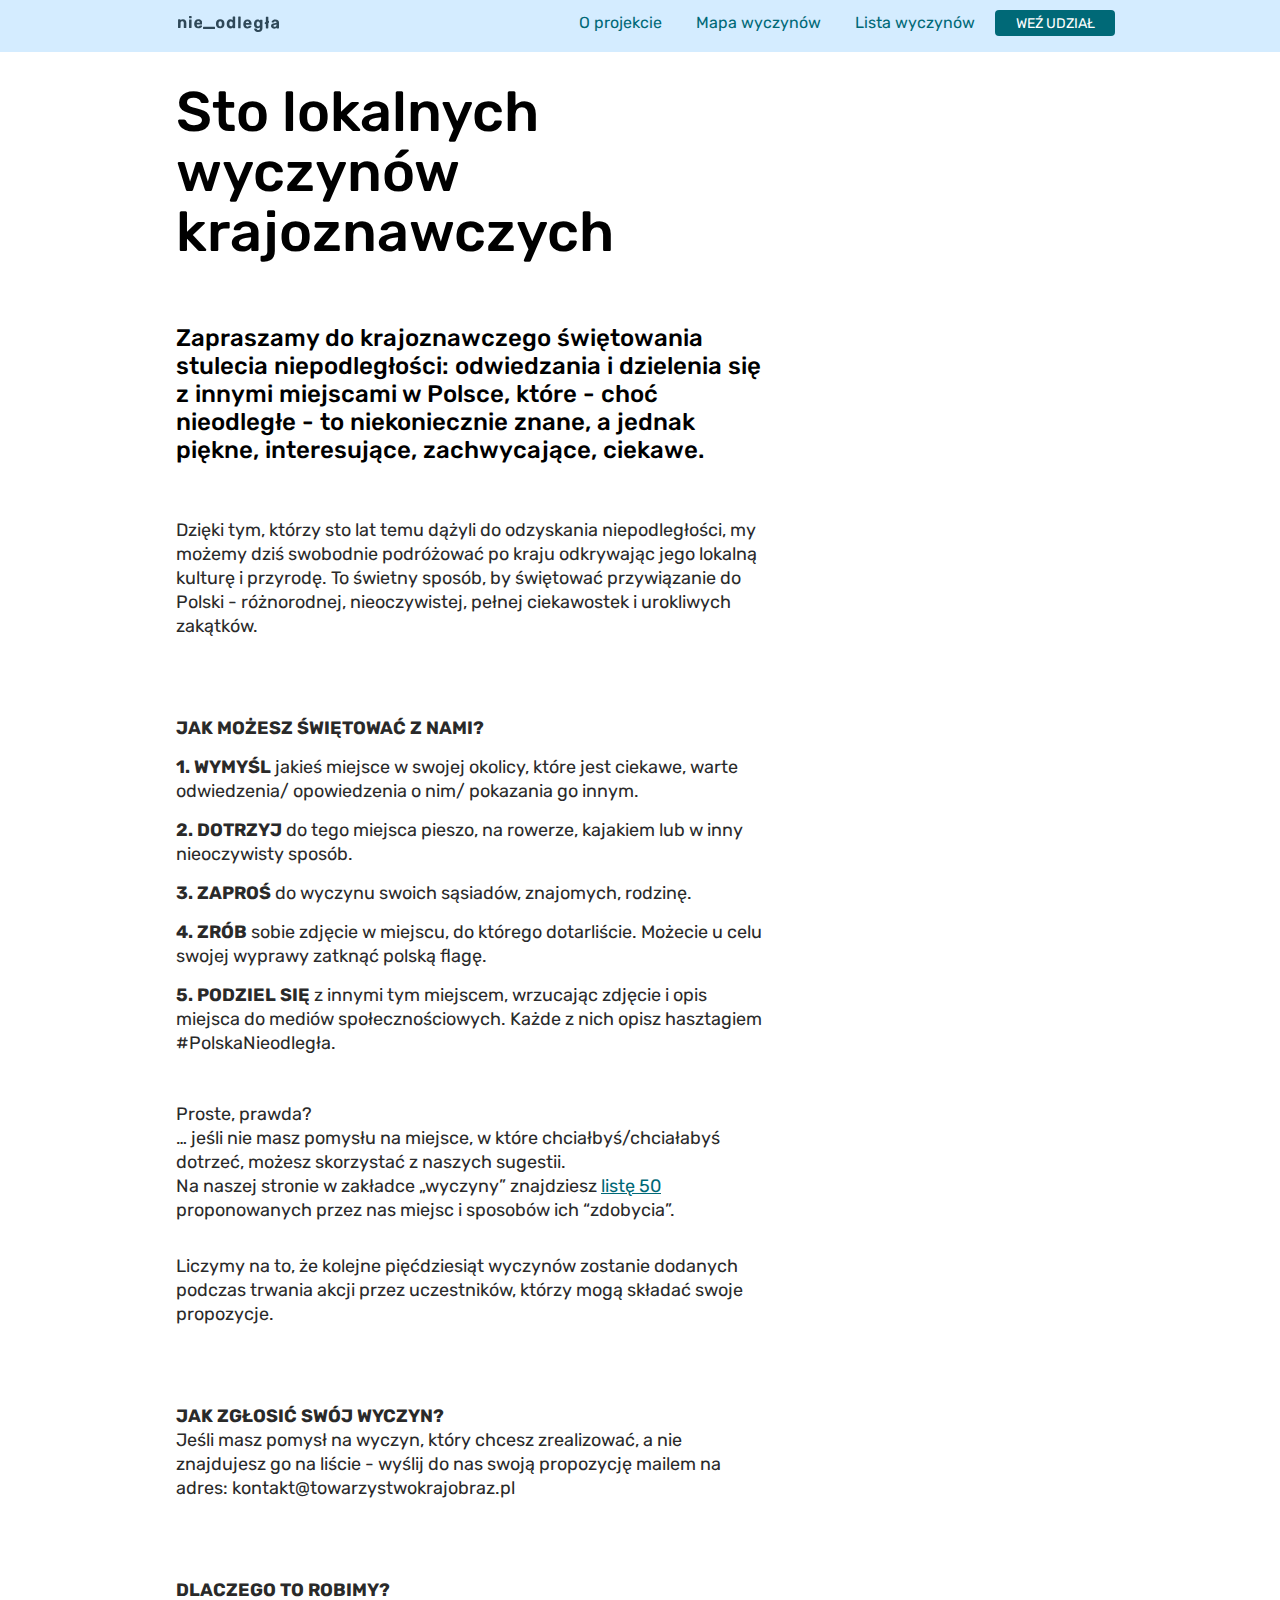
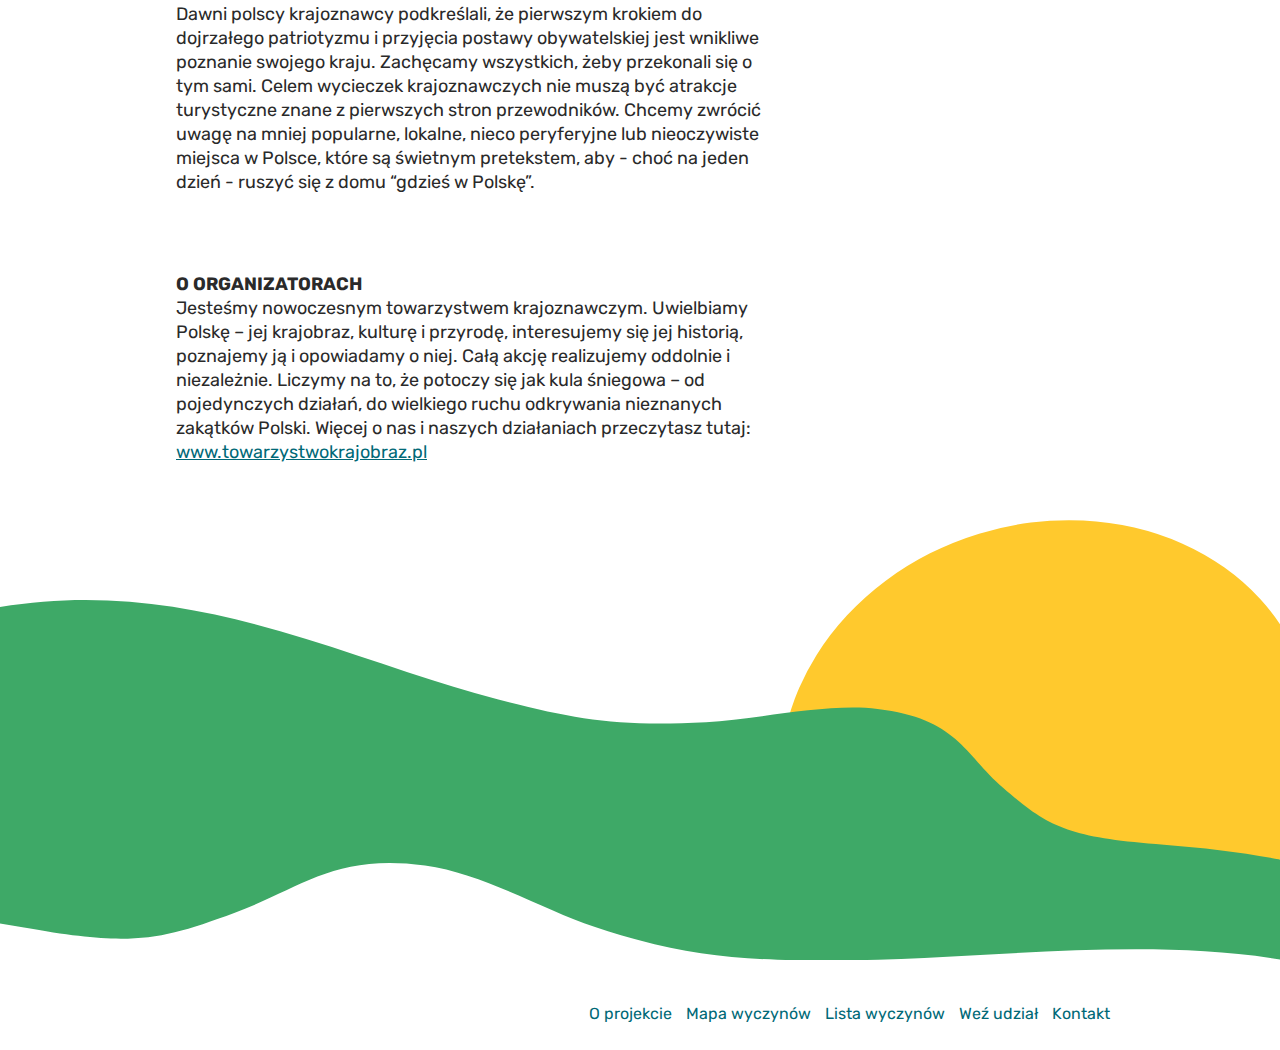
<file: oprojekcie.html>
<!DOCTYPE html>
<html lang="pl">
<head>
  <!-- Global site tag (gtag.js) - Google Analytics -->
  <script async src="https://www.googletagmanager.com/gtag/js?id=UA-120898191-1"></script>
  <script>
    window.dataLayer = window.dataLayer || [];

    function gtag() {
      dataLayer.push(arguments);
    }

    gtag('js', new Date());

    gtag('config', 'UA-120898191-1');
  </script>
  <!-- Hotjar Tracking Code for www.nieodlegla.pl
  <script>
      (function(h,o,t,j,a,r){
          h.hj=h.hj||function(){(h.hj.q=h.hj.q||[]).push(arguments)};
          h._hjSettings={hjid:917868,hjsv:6};
          a=o.getElementsByTagName('head')[0];
          r=o.createElement('script');r.async=1;
          r.src=t+h._hjSettings.hjid+j+h._hjSettings.hjsv;
          a.appendChild(r);
      })(window,document,'https://static.hotjar.com/c/hotjar-','.js?sv=');
  </script>
-->
  <meta name="viewport" content="width=device-width, initial-scale=1.0">
  <meta http-equiv="Content-Type" content="text/html; charset=utf-8"/>
  <!--
  <meta http-equiv="Cache-Control" content="no-cache, no-store, must-revalidate" />
  <meta http-equiv="Pragma" content="no-cache" />
  <meta http-equiv="Expires" content="0" />
  -->
  <link rel="stylesheet" type="text/css" href="vendors/css/normalize.css">
  <link rel="stylesheet" type="text/css" href="vendors/css/grid.css">
  <!--<link rel="stylesheet" type="text/css" href="vendors/css/ionicons.min.css">-->
  <!--<link rel="stylesheet" type="text/css" href="vendors/css/animate.css">-->
  <link rel="stylesheet" type="text/css" href="resources/css/style.css?v=2.0">
  <link href="https://fonts.googleapis.com/css?family=Rubik:400,500&amp;subset=latin-ext"
        rel="stylesheet">
  <meta property="og:image" content="http://nieodlegla.pl/facebook-share.png"/>
  <meta property="og:description"
        content="Polska Nieodległa to akcja promująca współczesne krajoznawstwo i ciekawy sposób na świętowanie rocznicy odzyskania przez Polskę niepodległości. Promujemy przywiązanie do Polski - różnorodnej, nieoczywistej, pełnej ciekawostek i urokliwych zakątków."/>
  <meta property="og:url" content="http://nieodlegla.pl/index.html"/>
  <meta property="og:title" content="Polska nieodległa"/>
  <meta property="og:type" content="website"/>
  <meta name="keywords"
        content="Polska, kraj, krajoznawstwo, podróże, niepodległość, wycieczki, mikrowyprawa"/>

  <title>Polska nieodległa</title>
</head>
<body>
<header>
  <nav id="nav-oprojekcie" class="js--nav">

    <div class="row main-nav js--main-nav">
      <div class="desktop-width-limit">
        <a class="mobile-nav-icon js--mobile-nav-icon">
          <div class="exist js--hamburger">
            <svg width="18px" height="12px" viewBox="0 0 18 12" version="1.1"
                 xmlns="http://www.w3.org/2000/svg" xmlns:xlink="http://www.w3.org/1999/xlink">
              <!-- Generator: sketchtool 49 (51002) - http://www.bohemiancoding.com/sketch -->
              <title>0E750DAF-0596-42E2-94B9-360ED2184522</title>
              <desc>Created with sketchtool.</desc>
              <defs></defs>
              <g id="MOBILE" stroke="none" stroke-width="1" fill="none" fill-rule="evenodd"
                 stroke-linecap="round">
                <g id="Mobile-main" transform="translate(-19.000000, -26.000000)" stroke="#2F4858">
                  <g id="Intro" transform="translate(-71.000000, 0.000000)">
                    <g id="mobile/hamburger" transform="translate(87.000000, 20.000000)">
                      <g id="hamburger" transform="translate(4.000000, 6.000000)">
                        <path d="M0,1 L16,1" id="Line" stroke-width="2"></path>
                        <path d="M0,6 L16,6" id="Line-Copy" stroke-width="2"></path>
                        <path d="M0,11 L16,11" id="Line-Copy-2" stroke-width="2"></path>
                      </g>
                    </g>
                  </g>
                </g>
              </g>
            </svg>
          </div>
          <div class="not-exist js--menu-go-back-arrow">
            <svg width="16px" height="16px" viewBox="0 0 16 16" version="1.1"
                 xmlns="http://www.w3.org/2000/svg" xmlns:xlink="http://www.w3.org/1999/xlink">
              <!-- Generator: sketchtool 49 (51002) - http://www.bohemiancoding.com/sketch -->
              <title>88E30192-77DD-4CFC-AA0C-561F9344DC7E</title>
              <desc>Created with sketchtool.</desc>
              <defs></defs>
              <g id="MOBILE" stroke="none" stroke-width="1" fill="none" fill-rule="evenodd"
                 stroke-linecap="round">
                <g id="Menu" transform="translate(-20.000000, -24.000000)" stroke="#2F4858">
                  <g id="mobile/back" transform="translate(16.000000, 20.000000)">
                    <g id="Group" transform="translate(5.000000, 5.000000)">
                      <polyline id="Triangle" stroke-width="2" stroke-linejoin="round"
                                points="7 0 0 7 7 14"></polyline>
                      <path d="M1,7 L14,7" id="Line-Copy" stroke-width="2"></path>
                    </g>
                  </g>
                </g>
              </g>
            </svg>
          </div>
        </a>

        <div class="logo-space">
          <a class="js--black exist mobile-logo animated-logo-hover" href="index.html"
             id="black-logo">
            <!--
<svg class="logo-svg" id="Layer_1" data-name="Layer 1" xmlns="http://www.w3.org/2000/svg" viewBox="0 0 262.37 40.49"><defs><style>.cls-1{fill:#010202;}</style></defs><title>krajobraz_nieodlegla_logo</title><path class="cls-1" d="M302.5,285.38h-.06a8.89,8.89,0,0,0-6.36,2.36v-.57a1.42,1.42,0,0,0-.39-1,1.39,1.39,0,0,0-1-.4l-3.4,0a1.42,1.42,0,0,0-1,.38,1.36,1.36,0,0,0-.43,1l-.09,19.34a1.42,1.42,0,0,0,1.41,1.42l3.65,0h0a1.35,1.35,0,0,0,1-.42,1.42,1.42,0,0,0,.39-1l.05-11.27a4.77,4.77,0,0,1,1.17-3.38,3.94,3.94,0,0,1,3-1.2h0a3.76,3.76,0,0,1,3,1.2,5,5,0,0,1,1,3.43l-.05,11.27a1.42,1.42,0,0,0,1.41,1.42l3.69,0h0a1.35,1.35,0,0,0,1-.42,1.42,1.42,0,0,0,.39-1l.05-11.51a10.22,10.22,0,0,0-2.29-7.06A8.09,8.09,0,0,0,302.5,285.38Z" transform="translate(-289.76 -277.39)"/><path class="cls-1" d="M323.44,285.89l-3.48,0h0a1.43,1.43,0,0,0-1,.38,1.36,1.36,0,0,0-.43,1l-.09,19.34a1.42,1.42,0,0,0,1.41,1.42l3.49,0a1.42,1.42,0,0,0,1.42-1.41l.09-19.34a1.41,1.41,0,0,0-.41-1A1.39,1.39,0,0,0,323.44,285.89Z" transform="translate(-289.76 -277.39)"/><path class="cls-1" d="M323.6,277.41l-3.77,0h0a1.36,1.36,0,0,0-1,.41,1.43,1.43,0,0,0-.42,1v3a1.42,1.42,0,0,0,1.41,1.42l3.77,0h0a1.45,1.45,0,0,0,1-.4,1.36,1.36,0,0,0,.45-1v-3a1.42,1.42,0,0,0-1.45-1.46Z" transform="translate(-289.76 -277.39)"/><path class="cls-1" d="M342.08,285.57H342a10,10,0,0,0-7.7,3.06c-1.87,2-2.82,4.84-2.84,8.37l0,1c.1,3.33,1.08,5.94,2.94,7.77a10.41,10.41,0,0,0,7.56,2.78h.07a12.54,12.54,0,0,0,5.15-1,10.13,10.13,0,0,0,3.5-2.41,4.17,4.17,0,0,0,1.29-2.6,1.12,1.12,0,0,0-.43-.92,1.42,1.42,0,0,0-.9-.3l-3.61,0h0a2,2,0,0,0-.87.15,2.6,2.6,0,0,0-.72.67,4.16,4.16,0,0,1-3.45,1.7h0a3.43,3.43,0,0,1-2.87-1.34,5.9,5.9,0,0,1-1.14-3.42l13.16.06h0a1.43,1.43,0,0,0,1-.41,1.39,1.39,0,0,0,.41-1v-.86a11.82,11.82,0,0,0-2.71-8.17A10,10,0,0,0,342.08,285.57Zm-3,5.92a3.55,3.55,0,0,1,2.92-1.28h0a3.62,3.62,0,0,1,3,1.31,5.27,5.27,0,0,1,1.09,3.24l-8.09,0A5.35,5.35,0,0,1,339.11,291.49Z" transform="translate(-289.76 -277.39)"/><path class="cls-1" d="M384.07,305.1,360,305h0a1.43,1.43,0,0,0-1,.38,1.38,1.38,0,0,0-.43,1v2.75a1.38,1.38,0,0,0,.42,1,1.41,1.41,0,0,0,1,.39l24.05.11h0a1.45,1.45,0,0,0,1-.41,1.39,1.39,0,0,0,.42-1v-2.75a1.39,1.39,0,0,0-.41-1A1.45,1.45,0,0,0,384.07,305.1Z" transform="translate(-289.76 -277.39)"/><path class="cls-1" d="M410.22,288.48h0a10.88,10.88,0,0,0-7.66-2.63h-.09a10.88,10.88,0,0,0-7.64,2.56,9.92,9.92,0,0,0-3,7.07l0,1.82,0,1.81a10,10,0,0,0,2.93,7.11c1.81,1.72,4.42,2.6,7.74,2.61h.09c3.25,0,5.82-.85,7.63-2.54a10,10,0,0,0,3-7.07c0-.33,0-.95,0-1.84s0-1.51,0-1.82A9.93,9.93,0,0,0,410.22,288.48Zm-11.9,7.26a5.89,5.89,0,0,1,1.18-3.72,3.75,3.75,0,0,1,3-1.21h0a3.72,3.72,0,0,1,3,1.24,6,6,0,0,1,1.15,3.76c0,.25,0,.76,0,1.56,0,.95,0,1.37,0,1.55v0a5.86,5.86,0,0,1-1.17,3.7,3.7,3.7,0,0,1-3,1.19h0a3.79,3.79,0,0,1-3-1.22,5.78,5.78,0,0,1-1.15-3.71l0-1.57Z" transform="translate(-289.76 -277.39)"/><path class="cls-1" d="M439.22,278.64l-3.56,0h0a1.39,1.39,0,0,0-1,.38,1.34,1.34,0,0,0-.43,1l0,8a8.45,8.45,0,0,0-5.82-2.1h-.06a8.25,8.25,0,0,0-6.66,2.81,11.81,11.81,0,0,0-2.53,7.28l0,1.38,0,1.36a12,12,0,0,0,2.48,7.34,8.26,8.26,0,0,0,6.67,2.83h.06a8.41,8.41,0,0,0,6-2.18v.38a1.38,1.38,0,0,0,.41,1,1.37,1.37,0,0,0,1,.42l3.32,0h0a1.35,1.35,0,0,0,1-.42,1.42,1.42,0,0,0,.39-1l.13-27.13a1.41,1.41,0,0,0-.39-1A1.39,1.39,0,0,0,439.22,278.64Zm-5,18.73c0,.69,0,1.2,0,1.52v0a6.19,6.19,0,0,1-1.18,3.46,3.6,3.6,0,0,1-3.09,1.31h0c-2.68,0-4.06-1.65-4.22-5l0-1.2,0-1.22c.19-3.35,1.58-5,4.23-5h0a3.77,3.77,0,0,1,3.1,1.29,5.19,5.19,0,0,1,1.16,3.25C434.18,296.13,434.19,296.65,434.19,297.37Z" transform="translate(-289.76 -277.39)"/><path class="cls-1" d="M453.19,278.7l-3.44,0h0a1.39,1.39,0,0,0-1,.38,1.34,1.34,0,0,0-.43,1l-.13,27.13a1.42,1.42,0,0,0,1.41,1.42l3.44,0h0a1.35,1.35,0,0,0,1-.42,1.42,1.42,0,0,0,.39-1l.13-27.13a1.41,1.41,0,0,0-.39-1A1.39,1.39,0,0,0,453.19,278.7Z" transform="translate(-289.76 -277.39)"/><path class="cls-1" d="M471.84,286.16h-.07a10,10,0,0,0-7.7,3.06c-1.87,2-2.82,4.84-2.84,8.37l0,1a10.92,10.92,0,0,0,2.94,7.77,10.41,10.41,0,0,0,7.56,2.78h.07a12.56,12.56,0,0,0,5.15-1,10.17,10.17,0,0,0,3.5-2.41,4.17,4.17,0,0,0,1.29-2.6,1.11,1.11,0,0,0-.43-.92,1.45,1.45,0,0,0-.9-.3l-3.61,0h0a2,2,0,0,0-.87.14,2.48,2.48,0,0,0-.72.67,4.18,4.18,0,0,1-3.45,1.7h0a3.43,3.43,0,0,1-2.87-1.34,5.9,5.9,0,0,1-1.14-3.42l13.17.06a1.44,1.44,0,0,0,1-.41,1.39,1.39,0,0,0,.41-1v-.86a11.82,11.82,0,0,0-2.71-8.17A10,10,0,0,0,471.84,286.16Zm-3,5.92a3.55,3.55,0,0,1,2.92-1.28h0a3.62,3.62,0,0,1,3,1.31,5.27,5.27,0,0,1,1.09,3.24l-8.09,0A5.35,5.35,0,0,1,468.87,292.09Z" transform="translate(-289.76 -277.39)"/><path class="cls-1" d="M508.22,286.74l-3.36,0a1.45,1.45,0,0,0-1,.4,1.39,1.39,0,0,0-.45,1.05v.46a8.25,8.25,0,0,0-2.07-1.47,8.92,8.92,0,0,0-4-.88h-.07a8.18,8.18,0,0,0-6.68,2.79,12,12,0,0,0-2.47,7.29l0,1.14,0,1.1a11.83,11.83,0,0,0,2.38,7.32c1.51,1.82,3.77,2.76,6.73,2.77h.06a8.46,8.46,0,0,0,5.79-2v1.72a3.67,3.67,0,0,1-4.29,4.42h0a3.89,3.89,0,0,1-2.5-.67,4.38,4.38,0,0,1-1.21-1.64,1.72,1.72,0,0,0-.59-.89,1.5,1.5,0,0,0-.88-.27l-3.65,0h0a1.42,1.42,0,0,0-1,.38,1.34,1.34,0,0,0-.43,1,5.73,5.73,0,0,0,1,2.89,8.5,8.5,0,0,0,3.35,2.94,12.9,12.9,0,0,0,6.1,1.29H499c3.47,0,6.12-.87,7.88-2.59a9.88,9.88,0,0,0,2.7-7.34l.05-19.75a1.45,1.45,0,0,0-.41-1A1.39,1.39,0,0,0,508.22,286.74Zm-13.62,9.82c.17-3.35,1.55-5,4.23-5h0a3.65,3.65,0,0,1,3.09,1.32,6,6,0,0,1,1.17,3.39c0,.12,0,.45,0,1.26a12.56,12.56,0,0,1,0,1.26v0a5.88,5.88,0,0,1-1.2,3.36,3.62,3.62,0,0,1-3.07,1.29h0c-2.88,0-4.27-2-4.25-6Z" transform="translate(-289.76 -277.39)"/><path class="cls-1" d="M526,289.57h0a1.77,1.77,0,0,0-.68.15l-.76.3,0-9.56a1.4,1.4,0,0,0-.41-1,1.42,1.42,0,0,0-1-.42l-3.45,0a1.42,1.42,0,0,0-1,.38,1.35,1.35,0,0,0-.43,1l-.06,12-1.54.55a2.31,2.31,0,0,0-.85.54,1.42,1.42,0,0,0-.32,1v2.34a1.17,1.17,0,0,0,.36.89,1.38,1.38,0,0,0,1.53.18l.81-.3,0,9.9a1.4,1.4,0,0,0,.41,1,1.37,1.37,0,0,0,1,.42l3.44,0h0a1.44,1.44,0,0,0,1-.41,1.39,1.39,0,0,0,.41-1l.06-12.32,1.49-.58a2.19,2.19,0,0,0,.87-.57,1.55,1.55,0,0,0,.31-1v-2.29a1.18,1.18,0,0,0-.36-.9A1.23,1.23,0,0,0,526,289.57Z" transform="translate(-289.76 -277.39)"/><path class="cls-1" d="M549.82,288.82c-1.54-1.53-4-2.31-7.34-2.33h-.08a11.84,11.84,0,0,0-5.07,1,8.24,8.24,0,0,0-3.14,2.37,4.67,4.67,0,0,0-1.1,2.57,1.29,1.29,0,0,0,.4,1,1.35,1.35,0,0,0,.92.36l3.2,0h0a1,1,0,0,0,1-.68l.61-.61a6.64,6.64,0,0,1,1.25-.93,3.79,3.79,0,0,1,1.92-.42h0a3.55,3.55,0,0,1,2.56.78,3.21,3.21,0,0,1,.76,2.36v.48l-5.25.74a14,14,0,0,0-6.39,2.39,6,6,0,0,0-1.38,8.25,7.37,7.37,0,0,0,2.9,2.43,9.17,9.17,0,0,0,4,.9h.06a9.4,9.4,0,0,0,4.24-.87,7.77,7.77,0,0,0,1.91-1.34v.41a1.41,1.41,0,0,0,1.41,1.42l3.4,0a1.39,1.39,0,0,0,1-.42,1.42,1.42,0,0,0,.38-1l.06-12.86A8.09,8.09,0,0,0,549.82,288.82Zm-4.07,10.27v.31a5.49,5.49,0,0,1-1.33,4,4.46,4.46,0,0,1-3.35,1.33h0a4.17,4.17,0,0,1-2.36-.66,1.85,1.85,0,0,1-.88-1.67c0-1.36,1.47-2.27,4.36-2.71Z" transform="translate(-289.76 -277.39)"/></svg>-->
            <div class="animated-logo">
              <!--
            word n

            --><svg class="logo-svg-part" fill="#2F4858" version="1.1" id="Layer_1" xmlns="http://www.w3.org/2000/svg" xmlns:xlink="http://www.w3.org/1999/xlink" x="0px" y="0px"
                width="81.044px" height="155px" viewBox="759.805 622.497 81.044 155" enable-background="new 759.805 622.497 81.044 155"
                xml:space="preserve">
            <path d="M808.653,653.291h-0.229c-8.951-0.323-17.667,2.91-24.24,8.995v-2.173c0.022-1.416-0.512-2.784-1.486-3.813
                c-1.015-0.999-2.388-1.549-3.812-1.523h-12.959c-1.41-0.032-2.778,0.486-3.813,1.447c-1.053,0.987-1.646,2.368-1.639,3.813
                l-0.342,73.713c0,2.975,2.398,5.392,5.374,5.412h13.911l0,0c1.438,0.021,2.82-0.559,3.812-1.602
                c0.977-1.026,1.509-2.396,1.486-3.812l0.189-42.955c-0.239-4.71,1.358-9.329,4.46-12.882c2.982-3.09,7.146-4.754,11.436-4.574l0,0
                c4.305-0.273,8.505,1.406,11.434,4.574c2.837,3.739,4.194,8.395,3.813,13.073l-0.19,42.953c0,2.976,2.4,5.393,5.374,5.412h14.064
                l0,0c1.438,0.022,2.819-0.558,3.812-1.601c0.976-1.027,1.509-2.396,1.486-3.813l0.189-43.869c0.565-9.745-2.55-19.35-8.729-26.908
                C826.034,656.663,817.51,653.066,808.653,653.291z"/>
            </svg><!--
            first underscore
            --><svg class="logo-svg-part first-underscore" fill="#2F4858" version="1.1" id="Layer_1" xmlns="http://www.w3.org/2000/svg" xmlns:xlink="http://www.w3.org/1999/xlink" x="0px" y="0px"
                width="103px" height="154.999px" viewBox="2982 622.8 103 154.999" preserveAspectRatio="none" enable-background="new 2982 622.8 103 154.999"
                xml:space="preserve">
            <path d="M3079.562,749.109L3079.562,749.109c1.41,0.027,2.781-0.49,3.818-1.449c1.045-0.99,1.618-2.369,1.62-3.811v-10.482
                c0.008-1.436-0.589-2.813-1.62-3.811c-1.025-0.98-2.402-1.514-3.818-1.486h-91.869l0,0c-1.41-0.027-2.781,0.49-3.818,1.449
                c-1.045,0.99-1.618,2.369-1.62,3.811v10.482c-0.008,1.436,0.589,2.813,1.62,3.811c1.025,0.98,2.402,1.514,3.818,1.486H3079.562z"/>
            </svg><!--
            word ie
            --><svg class="logo-svg-part" fill="#2F4858" version="1.1" id="Layer_1" xmlns="http://www.w3.org/2000/svg" xmlns:xlink="http://www.w3.org/1999/xlink" x="0px" y="0px"
                width="131px" height="155px" viewBox="1193 622.497 131 155" enable-background="new 1193 622.497 131 155" xml:space="preserve">
            <g>
                <path d="M1212.58,655.235h-13.265l0,0c-1.409-0.028-2.775,0.489-3.812,1.447c-1.054,0.986-1.647,2.368-1.639,3.813l-0.345,73.712
                    c0,2.975,2.4,5.392,5.374,5.413h13.302c2.976,0,5.393-2.4,5.413-5.374l0.344-73.713c0.006-1.428-0.558-2.799-1.563-3.813
                    C1215.371,655.735,1213.998,655.2,1212.58,655.235z"/>
                <path d="M1213.19,622.914h-14.369l0,0c-1.432-0.027-2.811,0.538-3.811,1.563c-1.014,1.013-1.589,2.382-1.602,3.813v11.435
                    c0,2.976,2.399,5.393,5.374,5.412h14.368l0,0c1.419,0,2.784-0.546,3.813-1.523c1.081-0.975,1.704-2.356,1.715-3.813v-11.435
                    c0.085-2.987-2.269-5.479-5.256-5.563c-0.09-0.002-0.181-0.003-0.271-0.001L1213.19,622.914z"/>
                <path d="M1283.624,654.016h-0.306c-11.009-0.539-21.712,3.716-29.348,11.662c-7.127,7.623-10.748,18.447-10.824,31.902v3.811
                    c0.381,12.692,4.116,22.642,11.205,29.615c7.794,7.255,18.177,11.073,28.814,10.596h0.267c6.739,0.128,13.428-1.171,19.629-3.812
                    c5.046-2.084,9.593-5.215,13.34-9.187c2.773-2.606,4.519-6.124,4.917-9.908c0.047-1.364-0.563-2.667-1.639-3.508
                    c-0.979-0.764-2.188-1.167-3.431-1.144h-13.759l0,0c-1.135-0.059-2.268,0.137-3.316,0.572c-1.068,0.668-2,1.535-2.744,2.553
                    c-3.062,4.179-7.971,6.598-13.149,6.479l0,0c-4.261,0.185-8.344-1.723-10.938-5.106c-2.772-3.785-4.292-8.344-4.345-13.035
                    l50.157,0.229l0,0c1.427-0.002,2.795-0.563,3.813-1.563c1.014-1.008,1.577-2.383,1.563-3.812v-3.278
                    c0.594-11.31-3.095-22.427-10.328-31.139C1305.56,657.837,1294.753,653.479,1283.624,654.016z M1272.191,676.579
                    c2.729-3.294,6.856-5.104,11.129-4.879l0,0c4.391-0.252,8.638,1.603,11.436,4.993c2.719,3.539,4.181,7.885,4.154,12.349h-30.834
                    c-0.008-4.508,1.48-8.891,4.229-12.463H1272.191L1272.191,676.579z"/>
            </g>
            </svg><!--
            second underscore
            --><svg class="logo-svg-part second-underscore" fill="#2F4858" version="1.1" id="Layer_1" xmlns="http://www.w3.org/2000/svg" xmlns:xlink="http://www.w3.org/1999/xlink" x="0px" y="0px"
                width="103px" height="154.999px" viewBox="2982 622.8 103 154.999" preserveAspectRatio="none" enable-background="new 2982 622.8 103 154.999"
                xml:space="preserve">
            <path d="M3079.562,749.109L3079.562,749.109c1.41,0.027,2.781-0.49,3.818-1.449c1.045-0.99,1.618-2.369,1.62-3.811v-10.482
                c0.008-1.436-0.589-2.813-1.62-3.811c-1.025-0.98-2.402-1.514-3.818-1.486h-91.869l0,0c-1.41-0.027-2.781,0.49-3.818,1.449
                c-1.045,0.99-1.618,2.369-1.62,3.811v10.482c-0.008,1.436,0.589,2.813,1.62,3.811c1.025,0.98,2.402,1.514,3.818,1.486H3079.562z"/>
            </svg><!--
            word odle
            --><svg class="logo-svg-part" fill="#2F4858" version="1.1" id="Layer_1" xmlns="http://www.w3.org/2000/svg" xmlns:xlink="http://www.w3.org/1999/xlink" x="0px" y="0px"
                width="345px" height="154.999px" viewBox="1532.115 622.8 345 154.999" enable-background="new 1532.115 622.8 345 154.999"
                xml:space="preserve">
            <g>
                <path d="M1602.208,665.106L1602.208,665.106c-8.078-6.975-18.535-10.564-29.194-10.024h-0.343
                    c-10.599-0.594-21.021,2.898-29.119,9.758c-7.275,7.082-11.396,16.793-11.436,26.946v6.938v6.898
                    c-0.038,10.16,3.981,19.915,11.167,27.099c6.898,6.557,16.848,9.91,29.501,9.948h0.344c12.387,0,22.183-3.24,29.08-9.682
                    c7.246-7.103,11.361-16.8,11.436-26.946c0-1.258,0-3.621,0-7.013c0-3.394,0-5.756,0-6.938
                    C1613.611,681.926,1609.49,672.201,1602.208,665.106z M1556.854,692.777c-0.156-5.101,1.431-10.102,4.497-14.18
                    c2.918-3.187,7.122-4.882,11.435-4.61l0,0c4.334-0.26,8.547,1.482,11.435,4.726c3.028,4.149,4.572,9.197,4.384,14.331
                    c0,0.953,0,2.897,0,5.946c0,3.621,0,5.222,0,5.906l0,0c0.158,5.071-1.415,10.045-4.46,14.104
                    c-2.916,3.182-7.129,4.854-11.436,4.535l0,0c-4.313,0.238-8.51-1.467-11.434-4.649c-3.049-4.065-4.597-9.063-4.383-14.141v-5.983
                    L1556.854,692.777z"/>
                <path d="M1712.74,627.604h-13.569l0,0c-1.411-0.046-2.784,0.477-3.811,1.447c-1.062,0.981-1.657,2.366-1.64,3.813v30.491
                    c-6.116-5.378-14.042-8.236-22.184-8.005h-0.229c-9.658-0.523-19.021,3.427-25.384,10.711c-6.228,7.909-9.622,17.68-9.644,27.746
                    v5.261v5.184c-0.028,10.113,3.295,19.952,9.452,27.977c6.36,7.317,15.739,11.298,25.422,10.785h0.229
                    c8.419,0.345,16.635-2.642,22.868-8.309v1.448c-0.02,1.43,0.546,2.806,1.563,3.812c0.996,1.035,2.375,1.614,3.812,1.602h12.653l0,0
                    c1.438,0.021,2.821-0.559,3.813-1.602c0.976-1.026,1.509-2.396,1.486-3.812l0.495-103.403c0.026-1.417-0.508-2.787-1.485-3.812
                    C1715.534,627.996,1714.15,627.516,1712.74,627.604z M1693.683,698.99c0,2.63,0,4.572,0,5.793l0,0
                    c-0.137,4.748-1.705,9.345-4.497,13.188c-2.862,3.505-7.269,5.372-11.777,4.993l0,0c-10.215,0-15.475-6.289-16.084-19.058v-4.573
                    v-4.649c0.725-12.769,6.021-19.058,16.122-19.058l0,0c4.491-0.302,8.864,1.519,11.815,4.917c2.844,3.504,4.403,7.874,4.421,12.387
                    c-0.152,1.334-0.114,3.316-0.114,6.062L1693.683,698.99L1693.683,698.99z"/>
                <path d="M1765.986,627.831h-13.111l0,0c-1.412-0.045-2.784,0.477-3.812,1.448c-1.062,0.98-1.656,2.365-1.639,3.812l-0.495,103.403
                    c-0.001,2.975,2.398,5.392,5.374,5.412h13.109l0,0c1.438,0.022,2.821-0.559,3.813-1.602c0.976-1.026,1.509-2.396,1.487-3.812
                    l0.494-103.403c0.026-1.417-0.508-2.786-1.485-3.812C1768.712,628.326,1767.371,627.807,1765.986,627.831z"/>
                <path d="M1837.069,656.264h-0.267c-11.011-0.538-21.712,3.715-29.35,11.663c-7.127,7.623-10.748,18.447-10.824,31.901v3.812
                    c-0.313,10.964,3.716,21.605,11.207,29.615c7.793,7.255,18.177,11.073,28.813,10.596h0.268c6.737,0.125,13.428-1.174,19.629-3.812
                    c5.043-2.089,9.59-5.219,13.34-9.186c2.772-2.608,4.518-6.125,4.917-9.91c0.052-1.364-0.56-2.671-1.64-3.506
                    c-0.981-0.757-2.189-1.158-3.431-1.145h-13.759l0,0c-1.131-0.071-2.264,0.111-3.315,0.533c-1.076,0.659-2.01,1.528-2.744,2.554
                    c-3.069,4.168-7.975,6.584-13.149,6.479l0,0c-4.262,0.185-8.344-1.724-10.938-5.107c-2.771-3.785-4.292-8.343-4.345-13.035
                    l50.196,0.229c1.425-0.007,2.792-0.567,3.812-1.563c1.014-1.007,1.577-2.382,1.563-3.812v-3.277
                    c0.594-11.309-3.096-22.427-10.329-31.14C1859.056,660.041,1848.217,655.694,1837.069,656.264z M1825.634,678.828
                    c2.729-3.295,6.856-5.104,11.129-4.879l0,0c4.39-0.253,8.637,1.602,11.435,4.993c2.72,3.54,4.182,7.885,4.154,12.349h-30.834
                    c0.002-4.495,1.489-8.863,4.229-12.426L1825.634,678.828z"/>
            </g>
            </svg><!--
            third underscore
            --><svg class="logo-svg-part third-underscore" fill="#2F4858" version="1.1" id="Layer_1" xmlns="http://www.w3.org/2000/svg" xmlns:xlink="http://www.w3.org/1999/xlink" x="0px" y="0px"
                width="103px" height="154.999px" viewBox="2982 622.8 103 154.999" preserveAspectRatio="none" enable-background="new 2982 622.8 103 154.999"
                xml:space="preserve">
            <path d="M3079.562,749.109L3079.562,749.109c1.41,0.027,2.781-0.49,3.818-1.449c1.045-0.99,1.618-2.369,1.62-3.811v-10.482
                c0.008-1.436-0.589-2.813-1.62-3.811c-1.025-0.98-2.402-1.514-3.818-1.486h-91.869l0,0c-1.41-0.027-2.781,0.49-3.818,1.449
                c-1.045,0.99-1.618,2.369-1.62,3.811v10.482c-0.008,1.436,0.589,2.813,1.62,3.811c1.025,0.98,2.402,1.514,3.818,1.486H3079.562z"/>
            </svg><!--
            word gł
            --><svg class="logo-svg-part" fill="#2F4858" version="1.1" id="Layer_1" xmlns="http://www.w3.org/2000/svg" xmlns:xlink="http://www.w3.org/1999/xlink" x="0px" y="0px"
                width="149px" height="155px" viewBox="2090 622.497 149 155" enable-background="new 2090 622.497 149 155" xml:space="preserve">
            <g>
                <path d="M2166.655,658.475h-12.807c-1.42,0-2.783,0.547-3.813,1.524c-1.117,1.026-1.742,2.483-1.715,4.002v1.753
                    c-2.324-2.263-4.986-4.153-7.891-5.603c-4.752-2.285-9.973-3.435-15.244-3.354h-0.268c-9.68-0.607-19.09,3.322-25.461,10.634
                    c-6.104,7.978-9.412,17.741-9.414,27.785v4.345v4.192c-0.17,10.052,3.021,19.871,9.072,27.9
                    c5.754,6.937,14.367,10.52,25.648,10.557h0.23c8.049,0.306,15.922-2.414,22.068-7.622v6.556c1.725,7.529-2.98,15.033-10.512,16.76
                    c-1.918,0.439-3.908,0.47-5.84,0.087l0,0c-3.375,0.262-6.738-0.641-9.529-2.554c-2.008-1.691-3.588-3.834-4.611-6.251
                    c-0.371-1.341-1.158-2.528-2.248-3.393c-0.982-0.688-2.156-1.046-3.355-1.029h-13.912l0,0c-1.408-0.031-2.777,0.487-3.811,1.448
                    c-1.063,0.981-1.656,2.367-1.639,3.812c0.248,3.949,1.564,7.758,3.811,11.017c3.184,4.804,7.592,8.672,12.77,11.205
                    c7.23,3.516,15.215,5.204,23.248,4.917h0.076c13.227,0,23.326-3.316,30.035-9.871c7.131-7.514,10.854-17.633,10.291-27.977
                    l0.189-75.275c-0.012-1.424-0.57-2.789-1.563-3.812C2169.49,659.144,2168.112,658.51,2166.655,658.475z M2114.742,695.902
                    c0.648-12.769,5.908-19.058,16.123-19.058l0,0c4.51-0.337,8.902,1.539,11.777,5.031c2.77,3.752,4.324,8.26,4.459,12.921
                    c0,0.457,0,1.715,0,4.802c0.08,1.601,0.08,3.203,0,4.804l0,0c-0.16,4.64-1.76,9.113-4.574,12.807
                    c-2.869,3.441-7.232,5.275-11.699,4.916l0,0c-10.979,0-16.275-7.622-16.199-22.868L2114.742,695.902z"/>
                <path d="M2234.42,669.261L2234.42,669.261c-0.893,0.019-1.773,0.212-2.592,0.572l-2.895,1.144v-36.438
                    c0.01-1.429-0.555-2.802-1.564-3.813c-1.008-1.017-2.379-1.593-3.811-1.601h-13.15c-1.41-0.033-2.777,0.487-3.813,1.448
                    c-1.057,0.983-1.65,2.367-1.639,3.812l-0.229,45.736l-5.869,2.097c-1.219,0.439-2.324,1.143-3.24,2.059
                    c-0.879,1.067-1.314,2.433-1.219,3.812v8.919c-0.049,1.275,0.449,2.51,1.371,3.394c1.623,1.393,3.93,1.664,5.832,0.686l3.088-1.143
                    v37.731c-0.012,1.43,0.551,2.801,1.563,3.813c0.996,1.035,2.375,1.613,3.813,1.601h13.109l0,0c1.426-0.006,2.793-0.565,3.813-1.563
                    c1.014-1.009,1.578-2.383,1.563-3.813l0.23-46.956l5.678-2.211c1.266-0.447,2.402-1.191,3.316-2.173
                    c0.824-1.095,1.242-2.442,1.182-3.812v-8.729c0.055-1.287-0.445-2.536-1.373-3.431
                    C2236.709,669.645,2235.58,669.237,2234.42,669.261z"/>
            </g>
            </svg><!--
            fourth underscore
            --><svg class="logo-svg-part fourth-underscore" fill="#2F4858" version="1.1" id="Layer_1" xmlns="http://www.w3.org/2000/svg" xmlns:xlink="http://www.w3.org/1999/xlink" x="0px" y="0px"
                width="103px" height="154.999px" viewBox="2982 622.8 103 154.999" preserveAspectRatio="none" enable-background="new 2982 622.8 103 154.999"
                xml:space="preserve">
            <path d="M3079.562,749.109L3079.562,749.109c1.41,0.027,2.781-0.49,3.818-1.449c1.045-0.99,1.618-2.369,1.62-3.811v-10.482
                c0.008-1.436-0.589-2.813-1.62-3.811c-1.025-0.98-2.402-1.514-3.818-1.486h-91.869l0,0c-1.41-0.027-2.781,0.49-3.818,1.449
                c-1.045,0.99-1.618,2.369-1.62,3.811v10.482c-0.008,1.436,0.589,2.813,1.62,3.811c1.025,0.98,2.402,1.514,3.818,1.486H3079.562z"/>
            </svg><!--
            word a
            --><svg class="logo-svg-part" fill="#2F4858" version="1.1" id="Layer_1" xmlns="http://www.w3.org/2000/svg" xmlns:xlink="http://www.w3.org/1999/xlink" x="0px" y="0px"
                width="78px" height="155px" viewBox="2836 622.497 78 155" enable-background="new 2836 622.497 78 155" xml:space="preserve">
            <path d="M2905.41,666.402c-5.871-5.831-15.246-8.806-27.977-8.881h-0.305c-6.645-0.169-13.242,1.134-19.324,3.812
                c-4.66,2.001-8.768,5.101-11.969,9.033c-2.363,2.761-3.826,6.179-4.191,9.796c-0.072,1.432,0.484,2.823,1.525,3.811
                c0.951,0.886,2.205,1.375,3.506,1.373h12.195l0,0c1.707,0.089,3.268-0.971,3.813-2.592l2.324-2.325
                c1.443-1.363,3.043-2.555,4.766-3.545c2.256-1.168,4.779-1.72,7.316-1.601l0,0c3.516-0.32,7.018,0.747,9.758,2.973
                c2.131,2.489,3.174,5.729,2.896,8.995v1.829l-20.01,2.82c-8.746,0.981-17.113,4.11-24.355,9.108
                c-9.975,7.331-12.307,21.269-5.26,31.444c2.814,3.997,6.625,7.188,11.055,9.262c4.758,2.279,9.969,3.452,15.244,3.432h0.229
                c5.572,0.166,11.105-0.97,16.16-3.316c2.67-1.326,5.125-3.048,7.281-5.107v1.563c-0.021,2.968,2.367,5.391,5.336,5.412
                c0.012,0,0.023,0,0.037,0h12.959c1.436,0.004,2.811-0.573,3.813-1.602c0.961-1.032,1.48-2.4,1.447-3.812l0.229-49.016
                C2914.34,680.804,2911.266,672.533,2905.41,666.402z M2889.897,705.546v1.183c0.406,5.554-1.418,11.039-5.068,15.244
                c-3.354,3.411-7.988,5.251-12.768,5.069l0,0c-3.184,0.081-6.316-0.795-8.996-2.516c-2.197-1.35-3.484-3.79-3.354-6.365
                c0-5.185,5.604-8.651,16.617-10.329L2889.897,705.546z"/>
            </svg>
              <!--end of svgs of logo-->
            </div>
            <!--end of logo-->
            <span class="logo-text"></span>

          </a>
          <!--<a class="js--white not-exist" href="index.html" id="white-logo">Nieodległa</a>-->
        </div>
        <div class="menu-space">


          <a class="btn btn-dark js--nav-button visible" id="nav-button" href="instrukcja.html">Weź
            udział</a>

          <ul class="menu js--menu">
            <li class="only-mobile"><a href="index.html">Strona główna</a></li>
            <li><a href="oprojekcie.html">O projekcie</a></li>
            <li><a href="index.html#before-map">Mapa wyczynów</a></li>
            <li><a href="featlist.html">Lista wyczynów</a></li>
            <li class="only-mobile"><a href="instrukcja.html">Weź udział</a></li>
            <li class="only-mobile"><a href="contact.html">Kontakt</a></li>
          </ul>


        </div>
        <!-- Background that apears only when mobile menu is open. Sea-color that covers all page in background -->
        <div class="js--menu-background menu-background not-exist"></div>
        <!-- END of Background that apears only when mobile menu is open.  -->
      </div>
    </div>
  </nav>
</header>
<div class="menu-croping-element-background">
  <div class="menu-croping-element"></div>
</div>
<div class="page-content" id="contact-page-content">
  <div class="desktop-width-limit" id="about-site">

    <h1 class="manual-title">Sto lokalnych wyczynów krajoznawczych</h1>
    <div class="empty-space"></div>
    <h3>Zapraszamy do krajoznawczego świętowania stulecia niepodległości: odwiedzania i dzielenia
      się z innymi miejscami w Polsce, które - choć nieodległe - to niekoniecznie znane, a jednak
      piękne, interesujące, zachwycające, ciekawe.</h3>
    <div class="empty-space"></div>
    <div class="contact-placeholder">

      <p class="project-description">
        Dzięki tym, którzy sto lat temu dążyli do odzyskania niepodległości, my możemy dziś
        swobodnie podróżować po kraju odkrywając jego lokalną kulturę i przyrodę. To świetny sposób,
        by świętować przywiązanie do Polski - różnorodnej, nieoczywistej, pełnej ciekawostek i
        urokliwych zakątków.
      </p>
      <div class="empty-space"></div>
      <p class="project-description">
        <strong>JAK MOŻESZ ŚWIĘTOWAĆ Z NAMI?</strong><br/>
        <span><strong>1. WYMYŚL</strong> jakieś miejsce w swojej okolicy, które jest ciekawe, warte odwiedzenia/ opowiedzenia o nim/ pokazania go innym.<br/></span>

        <span><strong>2. DOTRZYJ</strong> do tego miejsca pieszo, na rowerze, kajakiem lub w inny nieoczywisty sposób.<br/></span>
        <span><strong>3. ZAPROŚ</strong> do wyczynu swoich sąsiadów, znajomych, rodzinę.<br/></span>
        <span><strong>4. ZRÓB</strong> sobie zdjęcie w miejscu, do którego dotarliście. Możecie u celu swojej wyprawy zatknąć polską flagę.<br/></span>
        <span><strong>5. PODZIEL SIĘ</strong> z innymi tym miejscem, wrzucając zdjęcie i opis miejsca do mediów społecznościowych. Każde z nich opisz hasztagiem #PolskaNieodległa.<br/></span>
      </p>
      <p class="project-description">
        Proste, prawda?<br/>
        … jeśli nie masz pomysłu na miejsce, w które chciałbyś/chciałabyś dotrzeć, możesz skorzystać
        z naszych sugestii.<br/>
        Na naszej stronie w zakładce „wyczyny” znajdziesz <a class="link" href="featlist.html">listę
        50</a> proponowanych przez nas miejsc i sposobów ich “zdobycia”.
      </p>
      <p class="project-description">
        Liczymy na to, że kolejne pięćdziesiąt wyczynów zostanie dodanych podczas trwania akcji
        przez uczestników, którzy mogą składać swoje propozycje.
      </p>
      <div class="empty-space"></div>
      <p class="project-description">
        <strong>JAK ZGŁOSIĆ SWÓJ WYCZYN?</strong><br/>
        Jeśli masz pomysł na wyczyn, który chcesz zrealizować, a nie znajdujesz go na liście -
        wyślij do nas swoją propozycję mailem na adres: kontakt@towarzystwokrajobraz.pl
      </p>
      <div class="empty-space"></div>
      <p class="project-description">
        <strong>DLACZEGO TO ROBIMY?</strong><br/>
        Dawni polscy krajoznawcy podkreślali, że pierwszym krokiem do dojrzałego patriotyzmu i
        przyjęcia postawy obywatelskiej jest wnikliwe poznanie swojego kraju. Zachęcamy wszystkich,
        żeby przekonali się o tym sami. Celem wycieczek krajoznawczych nie muszą być atrakcje
        turystyczne znane z pierwszych stron przewodników. Chcemy zwrócić uwagę na mniej popularne,
        lokalne, nieco peryferyjne lub nieoczywiste miejsca w Polsce, które są świetnym pretekstem,
        aby - choć na jeden dzień - ruszyć się z domu “gdzieś w Polskę”.
      </p>
      <div class="empty-space"></div>
      <p class="project-description">
        <strong>O ORGANIZATORACH</strong><br/>
        Jesteśmy nowoczesnym towarzystwem krajoznawczym. Uwielbiamy Polskę – jej krajobraz, kulturę
        i przyrodę, interesujemy się jej historią, poznajemy ją i opowiadamy o niej. Całą akcję
        realizujemy oddolnie i niezależnie. Liczymy na to, że potoczy się jak kula śniegowa – od
        pojedynczych działań, do wielkiego ruchu odkrywania nieznanych zakątków Polski.
        Więcej o nas i naszych działaniach przeczytasz tutaj: <a
          href="http://towarzystwokrajobraz.pl" target="_blank">www.towarzystwokrajobraz.pl</a>
      </p>


    </div>


  </div>
</div>
<div class="landscape">
  <!---SUN--->
  <!--sun-->
  <?xml version="1.0" encoding="UTF-8"?>
  <svg class="sun-footer" width="533px" height="473px" viewBox="0 0 533 473" version="1.1"
       xmlns="http://www.w3.org/2000/svg" xmlns:xlink="http://www.w3.org/1999/xlink">
    <!-- Generator: sketchtool 49 (51002) - http://www.bohemiancoding.com/sketch -->
    <title>CF54D3A8-1F1D-4283-8F13-D6B26CA3CB30</title>
    <desc>Created with sketchtool.</desc>
    <defs></defs>
    <g id="DESKTOP" stroke="none" stroke-width="1" fill="none" fill-rule="evenodd">
      <g id="Desktop-main" transform="translate(-687.000000, -132.000000)" fill="#FFC92D"
         fill-rule="nonzero">
        <g id="Intro">
          <ellipse id="sun"
                   transform="translate(953.177023, 368.549309) rotate(-17.000000) translate(-953.177023, -368.549309) "
                   cx="953.177023" cy="368.549309" rx="268.75" ry="233.162506"></ellipse>
        </g>
      </g>
    </g>
  </svg>
  <!--end of sun-->
  <!--Hills-footer-->
  <svg class="hills-footer" width="320px" height="144px" viewBox="0 0 320 144"
       preserveAspectRatio="none" version="1.1" xmlns="http://www.w3.org/2000/svg"
       xmlns:xlink="http://www.w3.org/1999/xlink">
    <!-- Generator: sketchtool 49 (51002) - http://www.bohemiancoding.com/sketch -->
    <title>7BE75DD9-B389-4737-AEA8-353A8D32746A</title>
    <desc>Created with sketchtool.</desc>
    <defs></defs>
    <g id="MOBILE" stroke="none" stroke-width="1" fill="none" fill-rule="evenodd">
      <g id="Mobile-main" transform="translate(0.000000, -3442.000000)" fill="#3EA967"
         fill-rule="nonzero">
        <g id="Footer" transform="translate(0.000000, 3363.000000)">
          <path
              d="M124.585625,118.829658 C143.619063,126.771568 154.624063,129.782996 176.514063,127.886517 C189.225,126.785905 206.469375,120.148989 219.36875,122.552152 C239.220313,126.249937 241.023125,140.439523 250.762812,154.057451 C262.175313,170.016922 267.094063,173.918784 290.987188,176.869508 C301.054062,178.112881 311.155312,180.033765 320,182.826779 L320,223 L0,223 L0,81.8289304 C47.646875,69.0477482 86.1590625,102.798501 124.585625,118.829658 Z"
              id="hills-footer"></path>
        </g>
      </g>
    </g>
  </svg>
  <!--END OF Hills-footr-->
  <!--Hills2-footer-->
  <svg class="hills2-footer" width="320px" height="54px" viewBox="0 0 320 54"
       preserveAspectRatio="none" version="1.1" xmlns="http://www.w3.org/2000/svg"
       xmlns:xlink="http://www.w3.org/1999/xlink">
    <!-- Generator: sketchtool 49 (51002) - http://www.bohemiancoding.com/sketch -->
    <title>63FF5803-8FF8-4A0F-B784-F42DCACF998D</title>
    <desc>Created with sketchtool.</desc>
    <defs></defs>
    <g id="MOBILE" stroke="none" stroke-width="1" fill="none" fill-rule="evenodd">
      <g id="Mobile-main" transform="translate(0.000000, -3532.000000)" fill="#FFFFFF"
         fill-rule="nonzero">
        <g id="Footer" transform="translate(0.000000, 3363.000000)">
          <path
              d="M0,223 L0,193.223012 C2.0046875,193.739164 4.005,194.281381 5.9946875,194.845724 C32.3640625,202.33069 39.3296875,200.447931 58.711875,188.901032 C75.2525,179.048676 83.7571875,165.097714 106.247812,170.021619 C120.862187,173.220672 135.804687,187.733855 148.587812,194.491419 C170.600625,206.129546 183.517188,207.859853 207.131875,208.011395 C242.936875,208.243255 283.455625,198.108728 320,207.589199 L320,223 L0,223 Z"
              id="hills2-footer"></path>
        </g>
      </g>
    </g>
  </svg>
  <!--END OF Hills2-footer-->
</div>

<footer>
  <div class="desktop-width-limit">
    <div class="logo-space">
      <a class="js--black exist" href="index.html" id="black-logo"></a>
      <a class="js--white not-exist" href="index.html" id="white-logo"></a>
    </div>
    <ul class="footer-menu">
      <li><a href="oprojekcie.html">O projekcie</a></li>
      <li><a href="index.html#before-map">Mapa wyczynów</a></li>
      <li><a href="featlist.html">Lista wyczynów</a></li>
      <li><a href="instrukcja.html">Weź udział</a></li>
      <li><a href="contact.html">Kontakt</a></li>
    </ul>
  </div>
</footer>


<script src="https://ajax.googleapis.com/ajax/libs/jquery/1.11.2/jquery.min.js"></script>
<script src="resources/js/script.js?v=1.5"></script>
<script src="vendors/js/jquery.waypoints.min.js"></script>


</body>

</html>
</file>
<file: vendors/css/grid.css>
/*  SECTIONS  ============================================================================= */

.section {
	clear: both;
	padding: 0px;
	margin: 0px;
}

/*  GROUPING  ============================================================================= */

.row {
    zoom: 1; /* For IE 6/7 (trigger hasLayout) */
}

.row:before,
.row:after {
    content:"";
    display:table;
}
.row:after {
    clear:both;
}

/*  GRID COLUMN SETUP   ==================================================================== */

.col {
	display: block;
	float:left;
	margin: 0% 0 0% 1.6%; /*1% 0 1% 1.6%;*/
}

.col:first-child { margin-left: 0; } /* all browsers except IE6 and lower */


/*  REMOVE MARGINS AS ALL GO FULL WIDTH AT 480 PIXELS */

@media only screen and (max-width: 480px) {
	.col { 
		/*margin: 1% 0 1% 0%;*/
        margin: 0;
	}
}


/*  GRID OF TWO   ============================================================================= */


.span-2-of-2 {
	width: 100%;
}

.span-1-of-2 {
	width: 49.2%;
}

/*  GO FULL WIDTH AT LESS THAN 480 PIXELS */

@media only screen and (max-width: 480px) {
	.span-2-of-2 {
		width: 100%; 
	}
	.span-1-of-2 {
		width: 100%; 
	}
}


/*  GRID OF THREE   ============================================================================= */

	
.span-3-of-3 {
	width: 100%; 
}

.span-2-of-3 {
	width: 66.13%; 
}

.span-1-of-3 {
	width: 32.26%; 
}


/*  GO FULL WIDTH AT LESS THAN 480 PIXELS */

@media only screen and (max-width: 480px) {
	.span-3-of-3 {
		width: 100%; 
	}
	.span-2-of-3 {
		width: 100%; 
	}
	.span-1-of-3 {
		width: 100%;
	}
}

/*  GRID OF FOUR   ============================================================================= */

	
.span-4-of-4 {
	width: 100%; 
}

.span-3-of-4 {
	width: 74.6%; 
}

.span-2-of-4 {
	width: 49.2%; 
}

.span-1-of-4 {
	width: 23.8%; 
}


/*  GO FULL WIDTH AT LESS THAN 480 PIXELS */

@media only screen and (max-width: 480px) {
	.span-4-of-4 {
		width: 100%; 
	}
	.span-3-of-4 {
		width: 100%; 
	}
	.span-2-of-4 {
		width: 100%; 
	}
	.span-1-of-4 {
		width: 100%; 
	}
}


/*  GRID OF FIVE   ============================================================================= */

	
.span-5-of-5 {
	width: 100%;
}

.span-4-of-5 {
  	width: 79.68%; 
}

.span-3-of-5 {
  	width: 59.36%; 
}

.span-2-of-5 {
  	width: 39.04%;
}

.span-1-of-5 {
  	width: 18.72%;
}


/*  GO FULL WIDTH AT LESS THAN 480 PIXELS */

@media only screen and (max-width: 480px) {
	.span-5-of-5 {
		width: 100%; 
	}
	.span-4-of-5 {
		width: 100%; 
	}
	.span-3-of-5 {
		width: 100%; 
	}
	.span-2-of-5 {
		width: 100%; 
	}
	.span-1-of-5 {
		width: 100%; 
	}
}


/*  GRID OF SIX   ============================================================================= */


.span-6-of-6 {
	width: 100%;
}

.span-5-of-6 {
  	width: 83.06%;
}

.span-4-of-6 {
  	width: 66.13%;
}

.span-3-of-6 {
  	width: 49.2%;
}

.span-2-of-6 {
  	width: 32.26%;
}

.span-1-of-6 {
  	width: 15.33%;
}


/*  GO FULL WIDTH AT LESS THAN 480 PIXELS */

@media only screen and (max-width: 480px) {
	.span-6-of-6 {
		width: 100%; 
	}
	.span-5-of-6 {
		width: 100%; 
	}
	.span-4-of-6 {
		width: 100%; 
	}
	.span-3-of-6 {
		width: 100%; 
	}
	.span-2-of-6 {
		width: 100%; 
	}
	.span-1-of-6 {
		width: 100%; 
	}
}



/*  GRID OF SEVEN   ============================================================================= */


.span-7-of-7 {
	width: 100%;
}

.span-6-of-7 {
	width: 85.48%;
}

.span-5-of-7 {
  	width: 70.97%;
}

.span-4-of-7 {
  	width: 56.45%;
}

.span-3-of-7 {
  	width: 41.94%;
}

.span-2-of-7 {
  	width: 27.42%;
}

.span-1-of-7 {
  	width: 12.91%;
}


/*  GO FULL WIDTH AT LESS THAN 480 PIXELS */

@media only screen and (max-width: 480px) {
	.span-7-of-7 {
		width: 100%; 
	}
	.span-6-of-7 {
		width: 100%; 
	}
	.span-5-of-7 {
		width: 100%; 
	}
	.span-4-of-7 {
		width: 100%; 
	}
	.span-3-of-7 {
		width: 100%; 
	}
	.span-2-of-7 {
		width: 100%; 
	}
	.span-1-of-7 {
		width: 100%; 
	}
}


/*  GRID OF EIGHT   ============================================================================= */

	
.span-8-of-8 {
	width: 100%;
}

.span-7-of-8 {
	width: 87.3%; 
}

.span-6-of-8 {
	width: 74.6%; 
}

.span-5-of-8 {
	width: 61.9%; 
}

.span-4-of-8 {
	width: 49.2%; 
}

.span-3-of-8 {
	width: 36.5%;
}

.span-2-of-8 {
	width: 23.8%; 
}

.span-1-of-8 {
	width: 11.1%; 
}


/*  GO FULL WIDTH AT LESS THAN 480 PIXELS */

@media only screen and (max-width: 480px) {
	.span-8-of-8 {
		width: 100%; 
	}
	.span-7-of-8 {
		width: 100%; 
	}
	.span-6-of-8 {
		width: 100%; 
	}
	.span-5-of-8 {
		width: 100%; 
	}
	.span-4-of-8 {
		width: 100%; 
	}
	.span-3-of-8 {
		width: 100%; 
	}
	.span-2-of-8 {
		width: 100%; 
	}
	.span-1-of-8 {
		width: 100%; 
	}
}


/*  GRID OF NINE   ============================================================================= */


.span-9-of-9 {
	width: 100%;
}

.span-8-of-9 {
	width: 88.71%;
}

.span-7-of-9 {
	width: 77.42%; 
}

.span-6-of-9 {
	width: 66.13%; 
}

.span-5-of-9 {
	width: 54.84%; 
}

.span-4-of-9 {
	width: 43.55%; 
}

.span-3-of-9 {
	width: 32.26%;
}

.span-2-of-9 {
	width: 20.97%; 
}

.span-1-of-9 {
	width: 9.68%; 
}


/*  GO FULL WIDTH AT LESS THAN 480 PIXELS */

@media only screen and (max-width: 480px) {
	.span-9-of-9 {
		width: 100%; 
	}
	.span-8-of-9 {
		width: 100%; 
	}
	.span-7-of-9 {
		width: 100%; 
	}
	.span-6-of-9 {
		width: 100%; 
	}
	.span-5-of-9 {
		width: 100%; 
	}
	.span-4-of-9 {
		width: 100%; 
	}
	.span-3-of-9 {
		width: 100%; 
	}
	.span-2-of-9 {
		width: 100%; 
	}
	.span-1-of-9 {
		width: 100%; 
	}
}


/*  GRID OF TEN   ============================================================================= */


.span-10-of-10 {
	width: 100%;
}

.span-9-of-10 {
	width: 89.84%;
}

.span-8-of-10 {
	width: 79.68%;
}

.span-7-of-10 {
	width: 69.52%; 
}

.span-6-of-10 {
	width: 59.36%; 
}

.span-5-of-10 {
	width: 49.2%; 
}

.span-4-of-10 {
	width: 39.04%; 
}

.span-3-of-10 {
	width: 28.88%;
}

.span-2-of-10 {
	width: 18.72%; 
}

.span-1-of-10 {
	width: 8.56%; 
}


/*  GO FULL WIDTH AT LESS THAN 480 PIXELS */

@media only screen and (max-width: 480px) {
	.span-10-of-10 {
		width: 100%; 
	}
	.span-9-of-10 {
		width: 100%; 
	}
	.span-8-of-10 {
		width: 100%; 
	}
	.span-7-of-10 {
		width: 100%; 
	}
	.span-6-of-10 {
		width: 100%; 
	}
	.span-5-of-10 {
		width: 100%; 
	}
	.span-4-of-10 {
		width: 100%; 
	}
	.span-3-of-10 {
		width: 100%; 
	}
	.span-2-of-10 {
		width: 100%; 
	}
	.span-1-of-10 {
		width: 100%; 
	}
}


/*  GRID OF ELEVEN   ============================================================================= */

.span-11-of-11 {
	width: 100%;
}

.span-10-of-11 {
	width: 90.76%;
}

.span-9-of-11 {
	width: 81.52%;
}

.span-8-of-11 {
	width: 72.29%;
}

.span-7-of-11 {
	width: 63.05%; 
}

.span-6-of-11 {
	width: 53.81%; 
}

.span-5-of-11 {
	width: 44.58%; 
}

.span-4-of-11 {
	width: 35.34%; 
}

.span-3-of-11 {
	width: 26.1%;
}

.span-2-of-11 {
	width: 16.87%; 
}

.span-1-of-11 {
	width: 7.63%; 
}


/*  GO FULL WIDTH AT LESS THAN 480 PIXELS */

@media only screen and (max-width: 480px) {
	.span-11-of-11 {
		width: 100%; 
	}
	.span-10-of-11 {
		width: 100%; 
	}
	.span-9-of-11 {
		width: 100%; 
	}
	.span-8-of-11 {
		width: 100%; 
	}
	.span-7-of-11 {
		width: 100%; 
	}
	.span-6-of-11 {
		width: 100%; 
	}
	.span-5-of-11 {
		width: 100%; 
	}
	.span-4-of-11 {
		width: 100%; 
	}
	.span-3-of-11 {
		width: 100%; 
	}
	.span-2-of-11 {
		width: 100%; 
	}
	.span-1-of-11 {
		width: 100%; 
	}
}


/*  GRID OF TWELVE   ============================================================================= */

.span-12-of-12 {
	width: 100%;
}

.span-11-of-12 {
	width: 91.53%;
}

.span-10-of-12 {
	width: 83.06%;
}

.span-9-of-12 {
	width: 74.6%;
}

.span-8-of-12 {
	width: 66.13%;
}

.span-7-of-12 {
	width: 57.66%; 
}

.span-6-of-12 {
	width: 49.2%; 
}

.span-5-of-12 {
	width: 40.73%; 
}

.span-4-of-12 {
	width: 32.26%; 
}

.span-3-of-12 {
	width: 23.8%;
}

.span-2-of-12 {
	width: 15.33%; 
}

.span-1-of-12 {
	width: 6.86%; 
}


/*  GO FULL WIDTH AT LESS THAN 480 PIXELS */

@media only screen and (max-width: 480px) {
	.span-12-of-12 {
		width: 100%; 
	}
	.span-11-of-12 {
		width: 100%; 
	}
	.span-10-of-12 {
		width: 100%; 
	}
	.span-9-of-12 {
		width: 100%; 
	}
	.span-8-of-12 {
		width: 100%; 
	}
	.span-7-of-12 {
		width: 100%; 
	}
	.span-6-of-12 {
		width: 100%; 
	}
	.span-5-of-12 {
		width: 100%; 
	}
	.span-4-of-12 {
		width: 100%; 
	}
	.span-3-of-12 {
		width: 100%; 
	}
	.span-2-of-12 {
		width: 100%; 
	}
	.span-1-of-12 {
		width: 100%; 
	}
}
</file>
<file: resources/css/style.css>
/* ----------------------------------------------- */
/* BASIC SETUP */
/* ----------------------------------------------- */

* {
    margin: 0;
    padding: 0;
    box-sizing: border-box;
}

html {
    background-color: #E5E5E4;
}

html,
body {
    color: #000;
    font-family: 'Rubik', sans-serif;
    font-weight: 400;
    font-size: 18px;
    text-rendering: optimizeLegibility;
    overflow-x: hidden;
    line-height: 24px;
}

body {
    background-color: #fff;
    height: 100%;
		min-height: 100vh;
		position: relative;
    padding-bottom: 274px;
    max-width: 100%;
    margin: 0 auto;
}

@media only screen and (min-width: 1024px) {
    body {
        padding-bottom: 90px;
    }
}

header {
    position: relative;
    max-width: 100%;
}

.clearfix {
    zoom: 1;
}

.clearfix:after {
    content: '.';
    clear: both;
    display: block;
    height: 0;
    visibility: hidden;
}

.row {
    max-width: 100%;
    margin: 0 auto;
}

.full-width {
    max-width: 100%;
}

/* ----- HEADINGS ----- */
h1,
h2,
h3,
h4 {
    display: block;
}

h1 {
    margin: 8px 16px;
    color: #000;
    font-size: 44px;
    font-weight: 500;
    line-height: 46px;
}

h2 {
    font-size: 30px;
    font-weight: 500;
    line-height: 36px;
    margin: 8px 16px;
}

h3 {
    font-size: 24px;
    font-weight: 500;
    line-height: 28px;
    margin: 8px 16px;
}

h4 {
    font-size: 18px;
    font-weight: 400;
    margin: 8px 16px;
    line-height: 24px;
}

hr {
    width: 500%;
    height: 2px;
    border: 0;
    background: #BFBFBF;
    margin: 10px 0 10px -200%;
    overflow: visible;
}

.text-dark {
    color: #2A2A2A;
}

.text-light {
    color: #FFF;
}

.place-center {
    text-align: center;
}

.visible {
    visibility: visible;
}

.invisible {
    visibility: hidden;
}

.exist {
    display: block;
}

.not-exist {
    display: none;
}

.black {
    color: #000;
}

.black-substitute {
    color: #2F4858;
}

.white {
    color: #FFF;
}

.empty-space {
    display: block;
    height: 30px
}

/*------LINKS-------*/

a:link,
a:visited {
    text-decoration: none;
    text-transform: none;
    font-size: 100%;
    color: #000;
}

a:hover {
    color: #BBB;
    text-decoration: none;
    text-transform: none;
}

a:active {
    color: #BBB;
    text-decoration: none;
    text-transform: none;
}

/*-------MENU------*/

nav {
    position: absolute;
    max-width: 100%;
    width: 100%;
    height:52px;
    overflow: visible;
    z-index: 1;
}

#nav-feat-list,
#nav-manual,
#nav-contact,
#nav-oprojekcie {
    position: fixed;
    background-color: #D4ECFF;
}

#feat-list-menu,
#manual-menu {
    height:69px;
}

.sea-color {
    background-color: #D4ECFF;
}

.lake-color{
    background-color: #006977;
}

.logo-space {
    display: inline-block;
    margin: 12px 5px 12px 4px;
}

.logo-svg {
    height: 16px;
    margin-bottom: -3px;
    margin-left: 2px;
}

@media only screen and (min-width: 1024px) {
  .logo-svg {
    height: 16px;
    margin-bottom: 6px;
    margin-left: 4px;
  }
}

@media only screen and (min-width: 1024px) {
    .logo-space {
        width: 150px;
        margin: 5px 5px 12px 16px;
    }
}

.mobile-logo {
    display: inline;
    width: 30px;
    height: auto;
}

.logo-text {
    display: none;
}

@media only screen and (min-width: 1024px) {
    .logo-text {
        display: inline;
        text-align: right;
        vertical-align: 9px;
        margin-left: 8px;
    }
}

.js--hamburger {
    margin-top: -2px
}

#white-logo {
    color: #FFF;
}

#black-logo {
    color: #000;
}

.menu-space {
    top:0;
    display: inline-block;
    float: right;
    text-align: left;
}

@media only screen and (min-width: 1024px) {
    .menu-space {
        top:0;
        display: inline;
        text-align: right;
        float: right;
    }
}

.menu {
    display: none;
    position: absolute;
    top: 51px;
    left: 0;
    width: 100%;
    height: 200vh;
    background-color: #FFC92D;
    list-style-type: none;
    z-index: 10;
    overflow:visible;
    border-radius: 20px;
}

@media only screen and (min-width: 1024px) {
    .menu {
        display: inline;
        position: relative;
        top: 0;
        left: 0;
        width: 100%;
        height: 48px;
        background-color: rgba(0, 0, 0, 0);
        border-radius: 0;
    }
}

.menu-background {
    position: absolute;
    top: 47px;
    left: 0;
    z-index: 9;
    height: 400px;
    width: 100%;
    background-color: #D4ECFF;
}

@media only screen and (min-width: 1024px) {
        .menu-background {
        display: none;
    }
}

.menu li a {
    font-size: 30px;
    font-weight: 500;
    line-height: 36px;
    color: #000;
}

@media only screen and (min-width: 1024px) {
    .menu li a {
        font-size: 16px;
        font-weight: 400;
        line-height: 24px;
        color: #006977;
    }
}

@media only screen and (min-width: 1024px) {
    .index-menu.menu li a {
        color: #2F4858;
    }
}

.menu li {
    display: block;
    margin: 5px 20px;
}

@media only screen and (min-width: 1024px) {
    .menu li {
        display: inline-block;
        margin: 10px 15px;
    }

    .menu li a:hover,
    .menu li a:hover {
        color: #008A7D;
    }

    /**/
    .menu li.only-mobile {
        display: none;
    }
}

.menu li:first-child {
    margin-top: 40px;
}

@media only screen and (min-width: 1024px) {
    .menu li:first-child {
        margin-top: 0;
    }
}

.mobile-nav-icon {
    margin: 13px 0 13px 20px;
    cursor: pointer;
    float: left;
    width: 20px;
}

@media only screen and (min-width: 1024px) {
    .mobile-nav-icon {
        display: none;
    }
}

.mobile-nav-icon i {
    font-size: 120%;
    padding: 0 3px;
}

.ion-navicon-round {
    color: #000;
}

.ion-android-close {
    color: #000;
}

#nav-button {
    margin: 10px 16px;
    padding: 5px 10px 4px 10px;
    min-width: 120px;
}

@media only screen and (min-width: 1024px) {
    #nav-button {
        float: right;
        margin: 10px 5px;
    }
}

#nav-button-featlist {
    margin: 10px 16px;
    padding: 5px 10px;
    min-width: 120px;
}

@media only screen and (min-width: 1024px) {
    #nav-button-featlist {
        float: right;
        margin: 10px 5px;
    }
}

/*Sticky nav*/
.js--sticky-nav {
    position: fixed;
    z-index: 4;
    background-color: #D4ECFF;
}

/*--------------------------------*/
/*------------BUTTONS-------------*/
/*--------------------------------*/
.btn:link,
.btn:visited,
input[type=submit] {
    display: inline-block;
    margin: 16px 16px;
    padding: 10px 32px;
    min-width: 192px;
    font-weight: 400;
    font-size: 14px;
    line-height: 17px;
    vertical-align:bottom;
    text-align: center;
    text-decoration:none;
    text-transform: uppercase;
    border-radius: 4px;
    transition: background-color 0.2s; border 0.2s, color 0.2s;
}

.btn-light:link,
.btn-light:visited,
input[type="submit"] {
    background-color: #FFC92D;
    color: #2F4858;
}

.btn-dark:link,
.btn-dark:visited,
input[type="submit"] {
   	background-color: #006977;
    color: #FFF;
}

.btn-ghost:link,
.btn-ghost:visited {
    color: #2F4858;
    border: 1px solid #2F4858;
}

.btn-ghost:hover,
.btn-ghost:active {
   	background-color: #006977;
    border: 1px solid #006977;
    color: #FFF;
}

.btn-light:hover,
.btn-light:active,
input[type=submit]:hover,
input[type=submit]:active {
   background-color: #F1EFE9;
}

.btn-dark:hover,
.btn-dark:active,
input[type="submit"]:hover,
input[type="submit"]:active {
    background-color: #008A7D;
}

.button {
    background-color: #006977;
    border: 1px solid #006977;
    color: #FFF;
    height: 40px;
    width: px;
    display: inline-block;
    margin: 16px 16px;
    border-radius: 4px;
    font-family: 'Rubik', sans-serif;
    font-weight: 400;
    font-size: 14px;
    line-height: 17px;
    text-align: center;
    text-decoration:none;
    text-transform: uppercase;
    padding: 10px 32px;
    transition: background-color 0.2s; border 0.2s, color 0.2s;
    cursor: pointer;
}

/*--------------------------------*/
/*--------HERO-TEXT-SECTION-------*/
/*--------------------------------*/

#hero-illustration {
    position: relative;
    top: 0;
    left:0;
    width: 100%;
    background-color: #D4ECFF;
    z-index: 0;
    min-height: 525px;
}

@media only screen and (min-width: 1024px) {
    #hero-illustration {
        position: relative;
        top: 0;
        left:0;
        width: 100%;
        background-color: #D4ECFF;
        z-index: 0;
        min-height: 673px;
    }
}


.hero-text-box {
    position: absolute;
    margin-top:48px;
    padding:0;
    z-index: 3;
    max-width: 290px;
}

@media only screen and (min-width: 1024px){
    .hero-text-box{
        margin-top: 135px;
        padding: 0;
        z-index: 3;
        max-width: 290px;
    }
}

.hero-text-box h1 {
    z-index: 3;
}

@media only screen and (min-width: 1024px) {
    .hero-text-box h1 {
        margin-bottom: 16px;
    }
}

.claim {
    max-width: 85%;
}

#hero-button {
    margin-top: 0;
    min-width: 128px;
    padding: 10px 16px;
}

.cloud1-mobile {
    position: absolute;
    top: 48px;
    right: 0;
    z-index: 0;
}

@media only screen and (min-width: 1024px) {
    .cloud1-mobile{
       display: none;
    }
}

.cloud1-desktop {
    display: block;
    position: absolute;
    height: 264px;
    top: -48px;
    right:18%;
    z-index: 6;
}

@media only screen and (max-width: 1023px) {
    .cloud1-desktop {
       display: none;
    }
}

.cloud2 {
    height: 96px;
    width: auto;
    position: absolute;
    top: 252px;
    left: 0;
    z-index: 0;
}

@media only screen and (min-width: 1024px) {
    .cloud2 {
        height: 192px;
        left: 0;
        top: 30px;
        z-index: 0;
    }
}

.cloud3 {
    display: none;
}

@media only screen and (min-width: 1024px) {
    .cloud3 {
        display: block;
        position: absolute;
        top: 280px;
        left:20%;
        z-index: 0;
    }
}

@media only screen and (min-width: 1440px) {
    .cloud3 {
        left: 26%;
    }
}

.sun {
    position: absolute;
    width: 175px;
    height: 184px;
    top: 105px;
    right: -90px;
    z-index: 0;
}

@media only screen and (min-width: 1024px) {
    .sun {
        width: 536px;
        height: auto;
        top: 122px;
        right: -100px;
        z-index: 0;
    }
}

.heroes-hiking {
    position: absolute;
    height: 181px;
    top: 255px;
    right: 5px;
    z-index: 3;
}

@media only screen and (min-width: 500px) {
    .heroes-hiking{
        height: 200px;
        right: 27%;
    }
}

@media only screen and (min-width: 1024px) {
    .heroes-hiking{
        height: 200px;
        top: 230px;
        right: 32%;
    }
}

.hero-taking-selfie-placeholder {
    display: none;
}

@media only screen and (min-width: 1024px) {
    .hero-taking-selfie-placeholder {
        display: block;
        position: absolute;
        top: 410px;
        left: 100px;
        z-index: 2;
    }
}

.hills {
    position: absolute;
    right:0;
    top:382px;
    width: 100%;
}

@media only screen and (min-width: 1024px) {
    .hills{
        position: absolute;
        right:0;
        top:313px;
        height: 360px;
    }
}

.lake {
    position: absolute;
    right:0;
    top:472px;
    width: 100%;
}

@media only screen and (min-width: 1024px) {
    .lake {
        position: absolute;
        right:0;
        top:541px;
        width: 100%;
        height: 135px
    }
}

/*-------Sections - general settings-----*/

.section {
    padding-top: 16px;
    padding-bottom: 16px;
}

.section-description-text {
    margin: 8px 0 24px 0px;
    max-width: 85%;
}

@media only screen and (min-width: 1024px) {
    .section-description-text {
        width: 392px;
        max-width: 50%
    }

    #video-substitute-text {
        width: 392px;
        max-width: 50%
    }
}

/*--------------------------------*/
/*--------SECTION-VIDEO-----------*/
/*--------------------------------*/
.section-video {
    background-color: #D8D8D8;
    background-color: #006977;
    height: auto;
    padding-bottom: 100px;
}

@media only screen and (min-width: 1024px) {
    .section-video {
        padding-bottom: 200px;
    }
}

/*Aby wycentrować film trzeba iframe otoczyć DIVem i później zbudować klasę i opisać iframe w ramach klasy w sposób jak poniżej*/
.video-placeholder {
    border: 1px solid transparent;
    margin: 0 auto;
    position: relative;
    width: 100%;
    height: 151px;
    padding-bottom: 51%;
    padding-left: 16px;
    padding-right: 16px;
}

.video-placeholder iframe {
    position: absolute;
    width: 100%;
    height: 100%;
    left: 0; top: 0;
    z-index: 0;
    padding: 0 16px;
}
/*koniec ustawiania filmu*/

.illustration-paceholder {
    position: relative;
    width: 100%;
}

.hero-with-a-map-illustration {
    width: 260px;
    margin: 16px auto;
}

@media only screen and (min-width: 1024px) {
    .illustration-paceholder {
        position: relative;
        width: 100%;
    }

    .hero-with-a-map-illustration {
        position: absolute;
        top: -270px;
        right: 56px;
    }
}

/*--------------------------------*/
/*--------MAP---------------------*/
/*--------------------------------*/

.section-map {
    background-color: #D4ECFF;
    position: relative;
    padding-bottom: 0;
}

.sea {
    position: absolute;
    vertical-align: bottom;
    z-index: 3;
    top: -76px;
    left:0;
    width: 100%;
    height:79px;
}

@media only screen and (min-width: 1024px) {
    .sea {
        top: -178px;
        left:0;
        width: 100%;
        height:180px;
        transform: scaleX(-1);
    }
}

.map-block {
    position: relative;
    padding-top: 0;
    padding-bottom: 0;
    margin: 0 0;
}

/*
skala mapy:
dla szerokoci
1. 0-319: zoom: 5.4
2. 320-480: 5.4
3. 481 - 768 zoom: 5.8
4. 769-968 inna mapa powinna być podstawiona. Mapa ze środkiem w miejscowości Gniew lat:53.827132, lng:18.6794054 i zoom =7
*/

#map {
    display: block;
    position: relative;
    z-index: 2;
    margin: 0 auto;
    width: 100%;
    height: 320px;
}


@media only screen and (min-width: 480px) {
    #map {
        height: 400px;
    }
}

/*--------------------------------*/
/*--------FEAT LIST---------------*/
/*--------------------------------*/

.section-feat-list {
    background-color: #008A7D;
    position: relative;
    padding-bottom: 116px;
}

@media only screen and (min-width: 1024px) {
    .section-feat-list {
        padding-top: 48px;
        padding-bottom: 192px;
    }
}

.hills2 {
    position: absolute;
    z-index: 3;
    top: -54px;
    width: 100%;
}

@media only screen and (min-width: 1024px) {
    .hills2 {
        display: none;
    }
}

.feat-box {
    height: auto;
    background-color: #F1EFE9;
    margin: 10px;
    padding:15px;
    border-radius: 4px;
    cursor:pointer;
}

.feat-box:hover,
.feat-box:active {
    color: #006977
}

.feat-number {
    color: #2A2A2A;
    font-size: 12px;
    line-height: 14px;
}

.feat-title {
    margin-left: 0;
}

.feat-counter {
    color: rgba(42,42,42,0.5);
    font-size: 12px;
    line-height: 14px;
}

#btn-see-more{

}

.menu-croping-element-background {
    position: fixed;
    z-index: 0;
    height: 21px;
    width: 100%;
    background-color: #D4ECFF;
    top: 52px;
}

@media only screen and (min-width: 1024px) {
    .menu-croping-element-background {
        visibility: hidden;
    }
}

.menu-croping-element {
    position: fixed;
    z-index: 1;
    height: 21px;
    width: 100%;
    background-color: #FFF;
    top: 52px;
    border-top-left-radius: 20px;
    border-top-right-radius: 20px;
}

@media only screen and (min-width: 1024px) {
    .menu-croping-element {
        visibility: hidden;
    }
}

/*--------------------------------*/
/*--------SUGGESTION---------------*/
/*--------------------------------*/


.section-suggestion{
    position: relative;
    padding-bottom: 64px;
}

@media only screen and (min-width: 1024px) {
    .section-suggestion {
          padding-bottom: 116px;
    }
}

.mountains {
    position: absolute;
    z-index: 3;
    top: -95px;
    width: 100%;
}

@media only screen and (min-width: 1024px) {
    .mountains {
        top: -190px;
        height: 192px;
    }
}

#btn-suggest {
    margin-top: -25px;
}

/*Pop-up*/
.bg-modal {
    width: 100%;
    height: 100%;
    background-color: rgba(0,138,125,0.75);
    position: absolute;
    top: 0;
    left: 0;
    z-index: 5;
    display: none;
}

.modal-box {
    display: none;
    position: fixed;
    top: 40px;
    left:50%;
    transform: translate(-50%);
    z-index: 6;
    height: 90vh;
    width: 100%;
    border-radius: 20px;
    background-color: #FFF;
}

@media only screen and (min-width: 1024px) {
    .modal-box {
        max-width: 944px;
    }
}

.modal-content {
    position: relative;
}

.modal-content form {
    max-width: 100%;
    padding: 0 16px
}

.inner-modal-content {
    position: fixed;
    overflow-x: hidden;
    height: 90%;
}

/*
Old version of close pop-up
.close-popup {
    display: block;
    height: 32px;	
    width: 32px;	
    background-color: #008A7D;
    text-align: center;
    border-radius: 16px;
    padding-top: -20px;
    float: right;
    cursor: pointer;
        
}
.close-popup p {
    color: #FFF;
    font-size: 30px;
    line-height: 30px;
    transform: rotate(45deg);
            
}
*/
.popup-close-arrow {
    position: absolute;
    top: -32px;
    left:10px;
    cursor: pointer;

}

.popup-title {
    margin-top: 31px;
    margin-left: 16px;
    margin-bottom: 24px;

}

.modal-content form label {
    font-family: Rubik;
    font-size: 12px;
    line-height: 14px;
    margin: 16px 0 16px 0;
}

@media only screen and (min-width: 1024px) {
    .modal-content form label {
        font-size: 18px;
        line-height: 24px;
    }
}

.modal-content form input[type=text], textarea, input[type=email] {
    padding: 8px 8px;
    height: 36px;
    width: 100%;
    margin-top: 8px;
    margin-bottom: 16px;
    border-radius: 4px;
    border: 1px solid rgba(47,72,88,0.25);
}

.popup-additional-text {
    font-size: 12px;
    line-height: 14px;
    color: rgba(42,42,42,0.5);
    margin-right: 8px;
}

@media only screen and (min-width: 1024px) {
    .popup-additional-text {
        font-size: 18px;
        line-height: 24px;
    }
}

.modal-content input[type=submit] {
    width: 240px;
    height: 36px;
}

#field-opis {
    height: 128px;
    overflow-x: auto;
}

#sent-email {
    margin-left: 0;
    margin-right: 0;
    width: 288px
}

/*--------------------------------*/
/*--------INSTAGRAM EXAMPLES------*/
/*--------------------------------*/

.section-examples {
    background-color: #D4ECFF;
    position: relative;
    padding-bottom: 0;
}

@media only screen and (min-width: 360px) {
    .section-examples {
        padding-bottom: 0;
    }
}

.landscape {
    position: relative;
    height: 200px;
}

@media only screen and (min-width: 600px) {
    .landscape {
        height: 300px;
    }
}

@media only screen and (min-width: 1024px) {
    .landscape {
        height: 440px;
    }
}

.sun-footer {
    position: absolute;
    width: 215px;
    height: auto;
    top: 0;
    right:-36px;
    z-index: 0;
}

@media only screen and (min-width: 600px) {
    .sun-footer {
        width: 320px;
        height: auto;
        top: 18px;
        right:-36px;
        z-index: 0;
    }
}

@media only screen and (min-width: 1024px) {
    .sun-footer {
        width: 536px;
        height: auto;
        top: 0;
        right:-36px;
        z-index: 0;
    }
}

.hills3 {
    position: absolute;
    z-index: 3;
    top: -53px;
    width: 100%;
}

@media only screen and (min-width: 600px) {
    .hills3 {
        height: 80px;
        top: -78px;
        width: 100%;
    }
}

@media only screen and (min-width: 1024px) {
   .hills3 {
        top: -130px;
        height: 135px;
    }
}

.hills-footer {
    position: absolute;
    z-index: 3;
    bottom: 0;
    width: 100%;
}

@media only screen and (min-width: 600px) {
    .hills-footer {
        height: 200px;
    }
}

@media only screen and (min-width: 1024px) {
    .hills-footer {
        bottom: 0;
        height: 360px;
    }
}

.hills2-footer {
    position: absolute;
    z-index: 3;
    bottom: 0;
    width: 100%;
}

@media only screen and (min-width: 600px) {
    .hills2-footer {
        height: 80px;
    }
}

@media only screen and (min-width: 1024px) {
    .hills2-footer{
        height: 135px;
        bottom: -38px;
    }
}

.section-examples img {
    margin-left: 50%;
    transform: translate(-50%);
}

/*--------------------------------*/
/*--------FOOTER-----------------*/
/*--------------------------------*/

footer {
    position: absolute;
    width: 100%;
    bottom: 0;
    left:0;
    display: block;
    background-color: #FFF;
    padding: 8px 0;
}

.footer-menu li {
    display: block;
    text-align: center;
    margin:16px auto;
}

@media only screen and (min-width: 1024px) {
    .footer-menu {
        float: right;
    }
    .footer-menu li {
        display: inline-block;
        margin-right: 10px;
        font-size: 16px;
        line-height: 24px;
    }
}

.footer-menu li a {
    color: #006977;
}

footer .logo-space {
    display: block;
    margin: 0 auto;
}

@media only screen and (min-width: 1024px) {
    .logo-space {
        width: 150px;
    }
}

/*--------------------------------*/
/*-------Feat-List-Page-----------*/
/*--------------------------------*/
.page-content#feat-list-page {
    background-color: #FFF;
    padding-bottom: 40px;
    overflow: visible;
    z-index: 1;
}

.page-content#feat-list-page .manual-title {
    max-width: 622px;
}

.page-content#feat-list-page .manual-sub-title {
    max-width: 600px
}

#mountain-feat-list{
    display: none;
}



.section-suggestion#feat-list-section-suggestion{
    padding-bottom: 0;
}


/*--------------------------------*/
/*-------Manual-Page--------------*/
/*--------------------------------*/
.manual-page-background {
    background-color: #D4ECFF;
    padding-bottom: 40px
}
.page-content {
    background-color: #FFF;
    margin-top: 47px;
    /*border-radius: 20px;*/
    padding-bottom: 24px;
    z-index: 1;
    }
.manual-title {
    padding: 35px 0 16px 0;
}

@media only screen and (min-width: 1024px) {
   .manual-title {
        font-size: 56px;
        line-height: 60px
    }
}

.manual-sub-title {
    font-size: 20px;
    margin-bottom: 40px;
    line-height: 24px;
}

.manual-description-text {
    text-align: center;
    margin:0;
}
@media only screen and (min-width: 1024px){
    .manual-description-text {
        text-align: left;
        margin:16px;
        max-width: 580px;
        font-size: 30px;
        line-height: 36px;
}
}


.manual-illustration-placeholder{
    text-align:center;
    margin: 16px 0;
}

@media only screen and (min-width: 1024px){
     .manual-illustration-placeholder{
         position: absolute;
         top: 20px;
         right:24px;
    }
}

.manual-illustration {
    width:100%;
    max-width: 260px;
}
.manual-finish-text {
    padding: 16px 0;
    color: #2A2A2A;
    text-align: center;
}
@media only screen and (min-width: 1024px){
    .manual-finish-text {
        font-size: 20px;
        line-height: 24px;
        font-weight: 500;
        padding: 16px 16px;
        color: #2A2A2A;
        text-align: left;
}
}

#btn-lista-wyczynow a{
  margin:0;
}
@media only screen and (min-width: 1024px){
    #btn-lista-wyczynow a{
        float: left;
        margin: 10px 16px;
}
}

.manual-section {
    position: relative;
    height: auto;
    background-color: #F1EFE9;
    margin: 24px 16px 36px 16px;
    padding:32px 16px;
    border-radius: 4px;
}
@media only screen and (min-width: 1024px){
    .manual-section {
 height:  328px;
}
}
.manual-section#finish-text {
    height: auto;
}

#btn-suggest-paceholder{
        text-align: center;
}
@media only screen and (min-width: 1024px){
    #btn-suggest-paceholder{
        text-align: left;
}
}

/*--------------------------------*/
/*---------------Sample page------*/
/*--------------------------------*/

.feat-content {
    /*display: block;*/
    top: 50px;
    left:50%;
    transform: translate(-50%);
    z-index: 6;
    height: 90vh;
    width: 100%;
    border-radius: 20px;
    background-color: #F1EFE9;
    padding: 40px 0 16px 0;
}

@media only screen and (min-width: 1024px){
    .feat-content{
        max-width: 944px;
}
}

.all-feat-content {
    position: fixed;
    height: 90%;
    overflow-x: hidden;
}

.feat-description-block {
    padding: 0 16px;
}

.feat-description {
    margin: 36px 0;
}

@media only screen and (min-width: 1024px){
    .feat-description-block {
    padding: 16px 56px;
}
}

.feat-map-block{
    position: relative;
}



/*--Cointainers for maps--*/

.feat-map-block > div {
    display: block;
    position: relative;
    z-index: 5;
    margin: 0 auto;
    width: 100%;
    height: 340px;
}

/*--------------------*/

.feat-short-instruction {
    margin: 32px 16px;
    padding: 24px 16px;
    min-height: 20px;
    background-color: #fff;
    border-radius: 4px;
}

@media only screen and (min-width: 1024px) {
    .feat-short-instruction {
        margin: 32px 56px;
        padding: 24px 32px;
        min-height: 20px;
        background-color: #fff;
    }
}

.no-left-margin {
    margin-left: 0;
}

.short-instruction-title {
    font-size: 20px;
}

.short-instruction-tags {
    font-weight: 500;
    margin: 8px 0;
}

.short-instruction-explanation {
    color: rgba(42,42,42,0.5);
}

.short-instruction-explanation a {
    color: #006977;
    text-decoration: underline;
}

.feat-short-instruction-illustration{
    display: none;
}

@media only screen and (min-width: 1024px) {
    .feat-short-instruction-illustration{
        display: block;
        width: 140px;
        height: 140px;
        margin: 12px 24px 0 0;
    }
}

/*Ukrywanie pop-upow aby domyslnie byly schowane*/
.feat-content {
    display: none;
}

/*--------------------------------*/
/*---------------Contact page------*/
/*--------------------------------*/

#contact-page-content {
    min-height: 40vh;
}

.contact-placeholder {
    padding: 0 16px;
}

.contact-additional-text {
    margin-bottom: 24px;
    color: #2A2A2A;
}

.contact-placeholder p {
    display: block;
    padding-bottom: 16px;
}

.link {
  color: #006977;
}

.link:link {
  color: #006977;
}

.link:hover {
  color: #006977;
}

/*------------------------------*/
/*--------------O projekcie-----*/
/*------------------------------*/

.project-description {
    margin:16px 0;
    color: #2A2A2A;
}

.project-description span {
    display: block;
    margin: 15px 0;
}

.project-description a {
    color: #006977;
    text-decoration: underline;
}

/*------------DESKTOP -------------*/
@media only screen and (min-width: 1024px) {
    .desktop-width-limit {
        margin: 0 auto;
        max-width: 960px;
    }

    .desktop-width-limit#about-site {
        padding-right: 338px;
    }
}

/*--------ANIMATED LOGO-----------*/
.animated-logo {
    display: inline-block;
    font-size: 12px;
    letter-spacing: 0;
    margin-top: 5px;
    margin-left: 2px;
}

.animated-logo svg {
    display: inline-block;
    margin: 0 0.04em;
    padding: 0;
}

.logo-svg-part {
    height: 16px;
    width: auto;
    background-color: transparent;
}

/*Pausing annimation till the page is loaded*/
.js-loading *,
.js-loading *:before,
.js-loading *:after {
  animation-play-state: paused !important;
}

.first-underscore {
    width: 0;
    animation: first-underscore-animation 8s;
    -webkit-animation: first-underscore-animation 8s;
    animation-timing-function: linear;
    -webkit-animation-timing-function: linear;
    animation-iteration-count: 1;
    -webkit-animation-iteration-count: 1;
    animation-delay: 10s;
    -webkit-animation-delay: 10s;
}

.second-underscore {
    width: 1em;
    animation: second-underscore-animation 8s;
    -webkit-animation: second-underscore-animation 8s;
    animation-timing-function: linear;
    -webkit-animation-timing-function: linear;
    animation-iteration-count: 1;
    -webkit-animation-iteration-count: 1;
    animation-delay: 10s;
    -webkit-animation-delay: 10s;
}

.third-underscore {
    width: 0;
    animation: third-underscore-animation 8s;
    -webkit-animation: third-underscore-animation 8s;
    animation-timing-function: linear;
    -webkit-animation-timing-function: linear;
    animation-iteration-count: 1;
    -webkit-animation-iteration-count: 1;
    animation-delay: 10s;
    -webkit-animation-delay: 10s;
}

.fourth-underscore {
    width: 0;
    animation: fourth-underscore-animation 8s;
    -webkit-animation: fourth-underscore-animation 8s;
    animation-timing-function: linear;
    -webkit-animation-timing-function: linear;
    animation-iteration-count: 1;
    -webkit-animation-iteration-count: 1;
    animation-delay: 10s;
    -webkit-animation-delay: 10s;
}

@media only screen and (min-width: 1024px) {
    .first-underscore {
        width: 0;
        animation: first-underscore-animation 8s;
        -webkit-animation: first-underscore-animation 8s;
        animation-timing-function: linear;
        -webkit-animation-timing-function: linear;
        animation-iteration-count: 1;
        -webkit-animation-iteration-count: 1;
        animation-delay: 3s;
        -webkit-animation-delay: 3s;
    }

    .second-underscore {
        width: 1em;
        animation: second-underscore-animation 8s;
        -webkit-animation: second-underscore-animation 8s;
        animation-timing-function: linear;
        -webkit-animation-timing-function: linear;
        animation-iteration-count: 1;
        -webkit-animation-iteration-count: 1;
        animation-delay: 3s;
        -webkit-animation-delay: 3s;
    }

    .third-underscore {
        width: 0;
        animation: third-underscore-animation 8s;
        -webkit-animation: third-underscore-animation 8s;
        animation-timing-function: linear;
        -webkit-animation-timing-function: linear;
        animation-iteration-count: 1;
        -webkit-animation-iteration-count: 1;
        animation-delay: 3s;
        -webkit-animation-delay: 3s;
    }

    .fourth-underscore {
        width: 0;
        animation: fourth-underscore-animation 8s;
        -webkit-animation: fourth-underscore-animation 8s;
        animation-timing-function: linear;
        -webkit-animation-timing-function: linear;
        animation-iteration-count: 1;
        -webkit-animation-iteration-count: 1;
        animation-delay: 3s;
        -webkit-animation-delay: 3s;
    }
}

    @keyframes first-underscore-animation {
        0% {width: 0em}
        5% {width: 0em}
        10% {width: 0em}
        20% {width: 0em}
        30% {width: 0em}
        40% {width: 0em}
        50% {width: 2em}
        60% {width: 2em}
        70% {width: 0em}
        80% {width: 0em}
        85% {width: 0em}
        90% {width: 0em}
        100% {width: 0em}
    }
    @-webkit-keyframes first-underscore-animation {
        0% {width: 0em}
        5% {width: 0em}
        10% {width: 0em}
        20% {width: 0em}
        30% {width: 0em}
        40% {width: 0em}
        50% {width: 2em}
        60% {width: 2em}
        70% {width: 0em}
        80% {width: 0em}
        85% {width: 0em}
        90% {width: 0em}
        100% {width: 0em}
    }


    @keyframes second-underscore-animation {
        0% {width: 1em}
        5% {width: 1em}
        10% {width: 0em}
        20% {width: 0em}
        30% {width: 0em}
        40% {width: 0em}
        50% {width: 0em}
        60% {width: 0em}
        70% {width: 0em}
        80% {width: 0em}
        85% {width: 0em}
        90% {width: 0em}
        100% {width: 1em}
    }
    @-webkit-keyframes second-underscore-animation {
        0% {width: 1em}
        5% {width: 1em}
        10% {width: 0em}
        20% {width: 0em}
        30% {width: 0em}
        40% {width: 0em}
        50% {width: 0em}
        60% {width: 0em}
        70% {width: 0em}
        80% {width: 0em}
        85% {width: 0em}
        90% {width: 0em}
        100% {width: 1em}
    }


    @keyframes third-underscore-animation {
        0% {width: 0em}
        5% {width: 0em}
        10% {width: 0em}
        20% {width: 0em}
        30% {width: 0em}
        40% {width: 0em}
        50% {width: 0em}
        60% {width: 0em}
        70% {width: 0em}
        80% {width: 1em}
        85% {width: 1em}
        90% {width: 0em}
        100% {width: 0em}
    }

    @-webkit-keyframes third-underscore-animation {
        0% {width: 0em}
        5% {width: 0em}
        10% {width: 0em}
        20% {width: 0em}
        30% {width: 0em}
        40% {width: 0em}
        50% {width: 0em}
        60% {width: 0em}
        70% {width: 0em}
        80% {width: 1em}
        85% {width: 1em}
        90% {width: 0em}
        100% {width: 0em}
    }

/*For small screens animation has to be modified*/
    @keyframes fourth-underscore-animation {
        0% {width: 0em}
        5% {width: 0em}
        10% {width: 0em}
        20% {width: 2em}
        30% {width: 2em}
        40% {width: 0em}
        50% {width: 0em}
        60% {width: 0em}
        70% {width: 0em}
        80% {width: 0em}
        85% {width: 0em}
        90% {width: 0em}
        100% {width: 0em}
    }

    @-webkit-keyframes fourth-underscore-animation {
        0% {width: 0em}
        5% {width: 0em}
        10% {width: 0em}
        20% {width: 2em}
        30% {width: 2em}
        40% {width: 0em}
        50% {width: 0em}
        60% {width: 0em}
        70% {width: 0em}
        80% {width: 0em}
        85% {width: 0em}
        90% {width: 0em}
        100% {width: 0em}
    }


@media only screen and (min-width: 340px) {

    @keyframes fourth-underscore-animation {
        0% {width: 0em}
        5% {width: 0em}
        10% {width: 0em}
        20% {width: 3em}
        30% {width: 3em}
        40% {width: 0em}
        50% {width: 0em}
        60% {width: 0em}
        70% {width: 0em}
        80% {width: 0em}
        85% {width: 0em}
        90% {width: 0em}
        100% {width: 0em}
    }

    @-webkit-keyframes fourth-underscore-animation {
        0% {width: 0em}
        5% {width: 0em}
        10% {width: 0em}
        20% {width: 3em}
        30% {width: 3em}
        40% {width: 0em}
        50% {width: 0em}
        60% {width: 0em}
        70% {width: 0em}
        80% {width: 0em}
        85% {width: 0em}
        90% {width: 0em}
        100% {width: 0em}
    }
}



.animated-logo-hover:hover svg {
    animation: first-underscore-animation 0;
    animation: second-underscore-animation 0;
    animation: third-underscore-animation 0;
    animation: fourth-underscore-animation 0;
    -webkit-animation: first-underscore-animation 0;
    -webkit-animation: second-underscore-animation 0;
    -webkit-animation: third-underscore-animation 0;
    -webkit-animation: fourth-underscore-animation 0;
}
</file>
